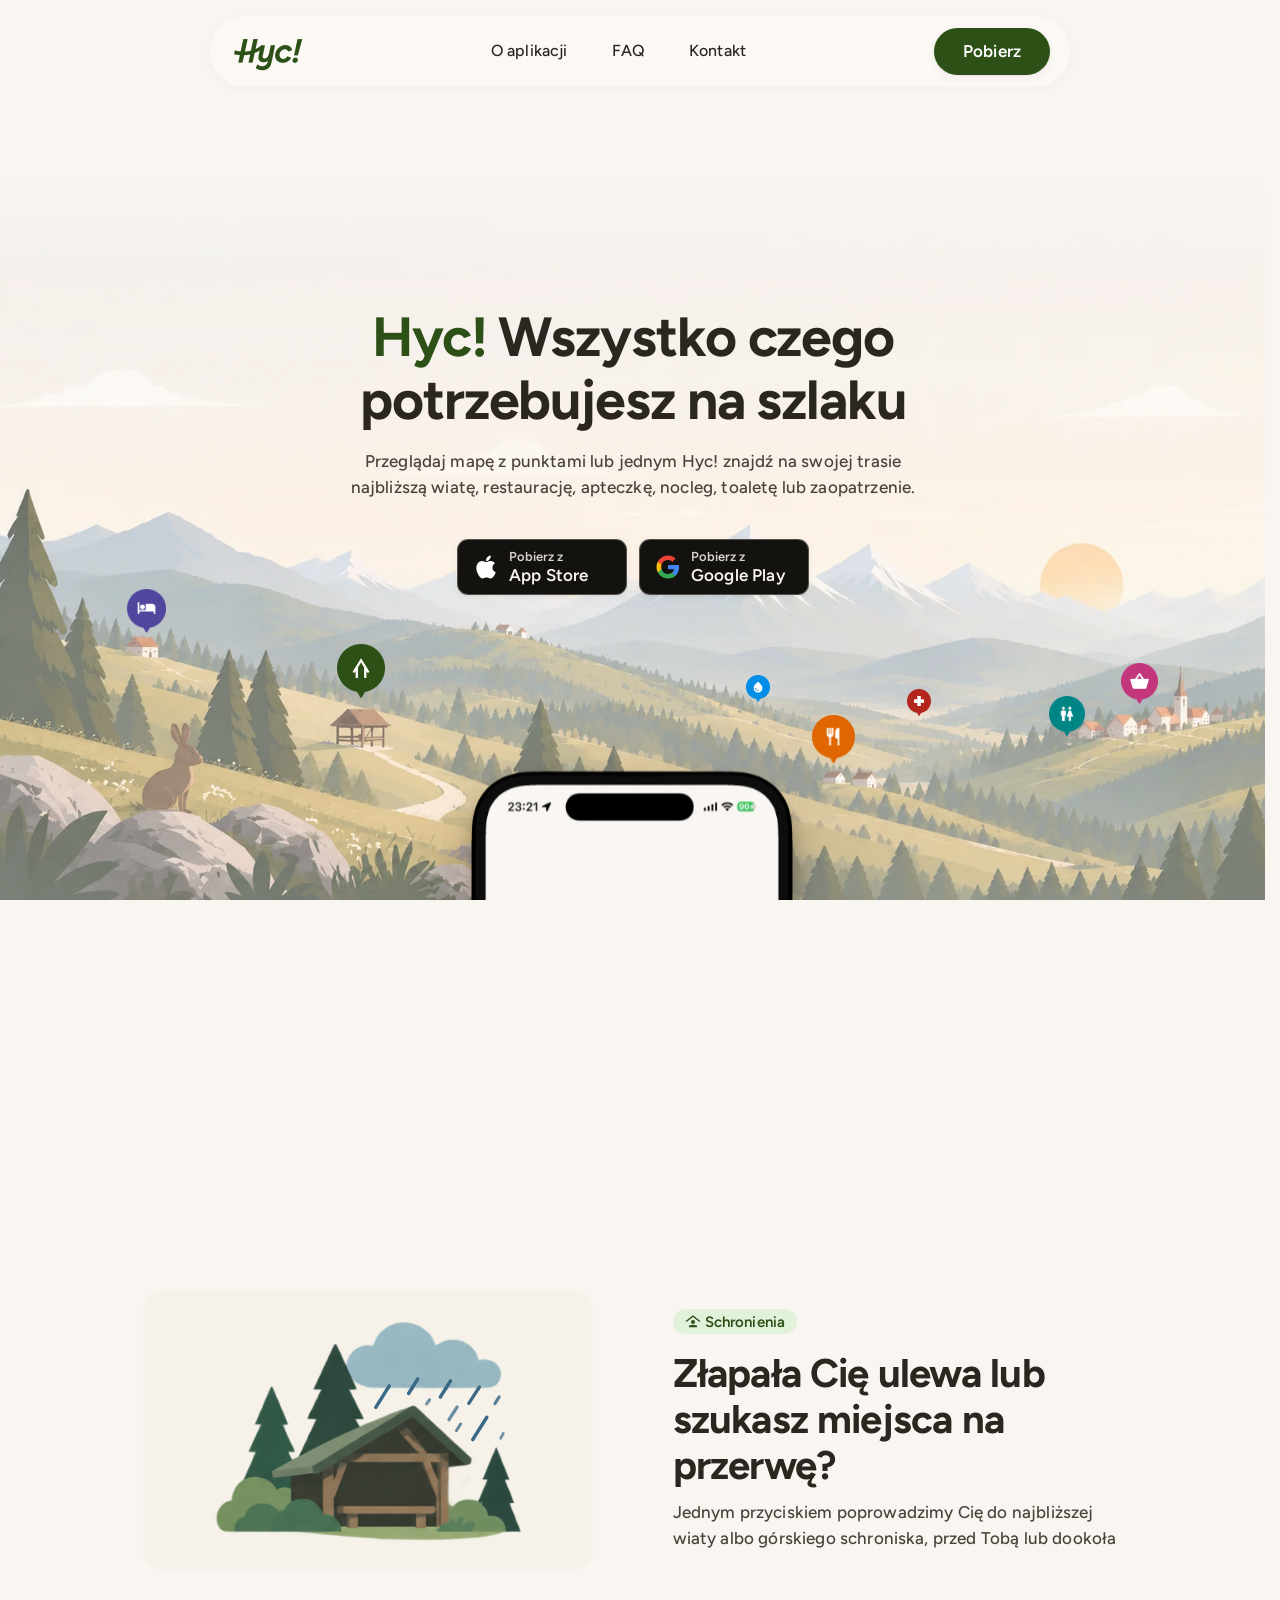
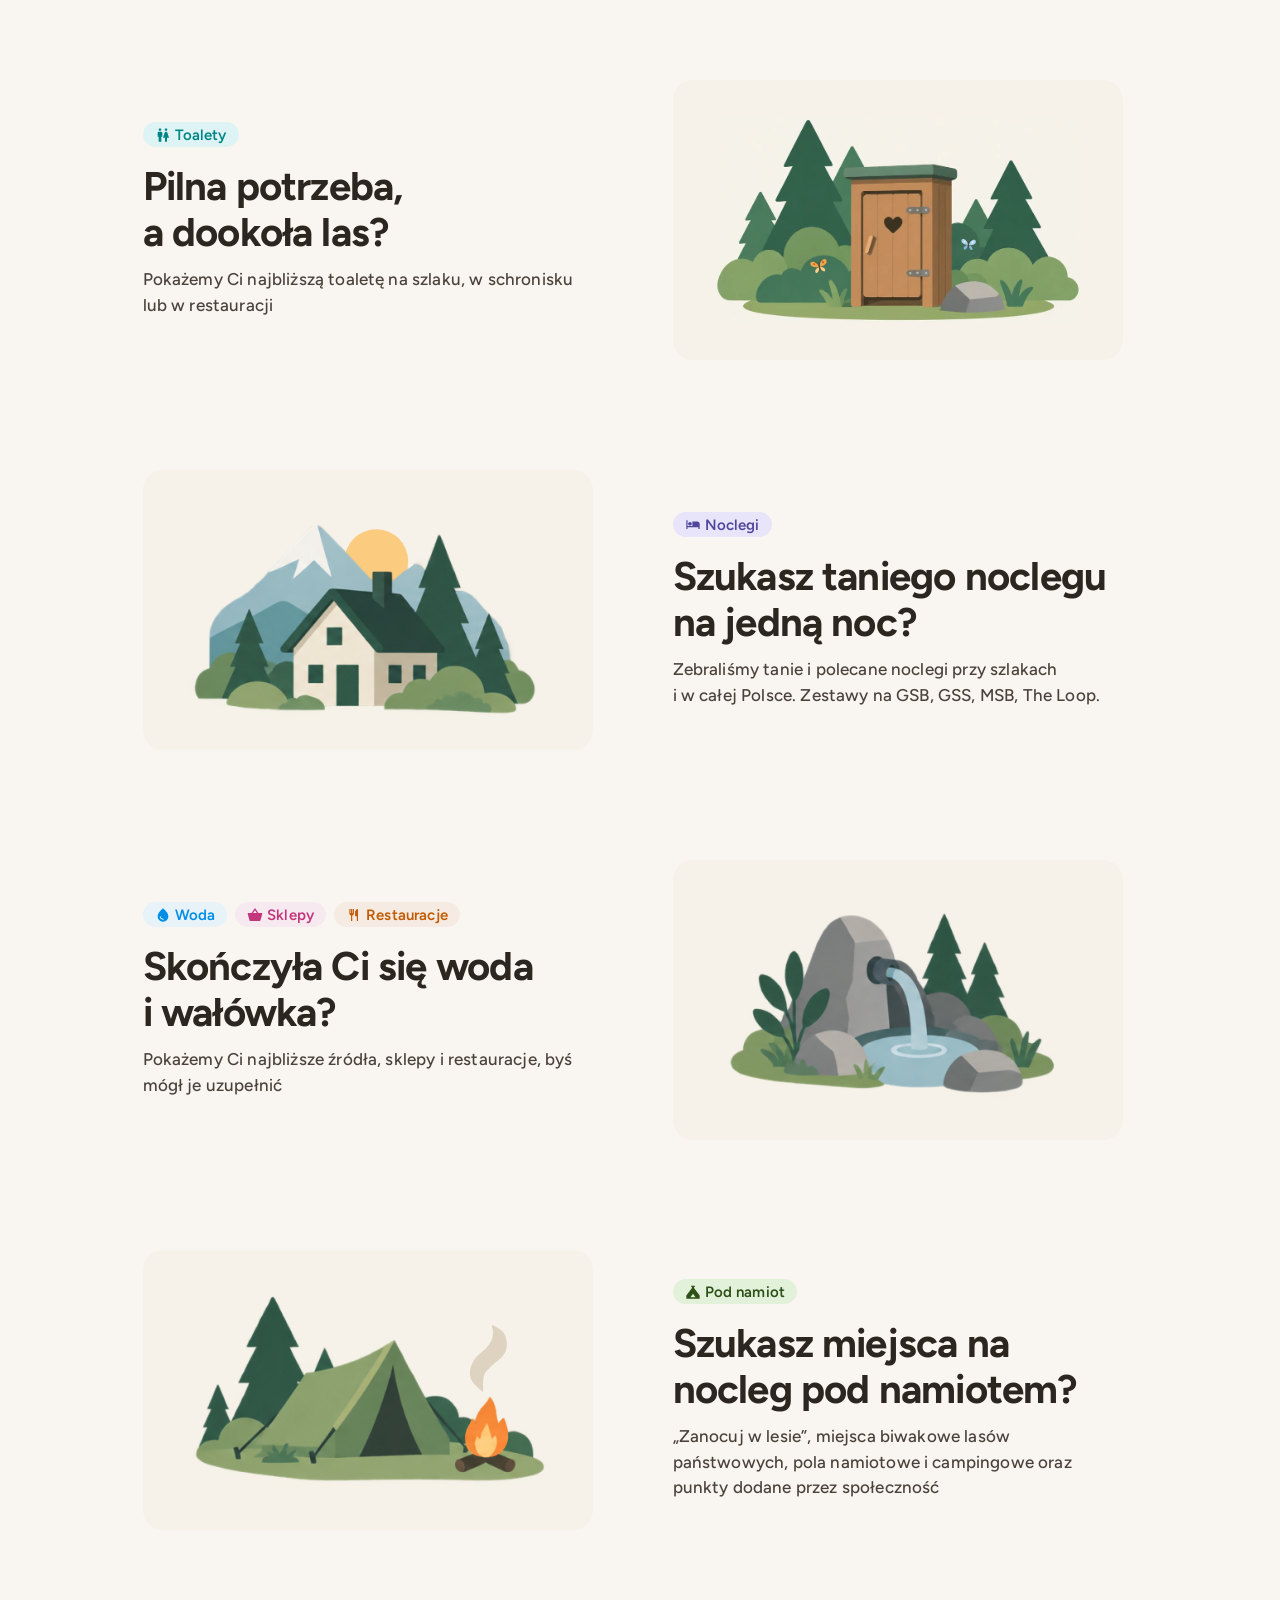
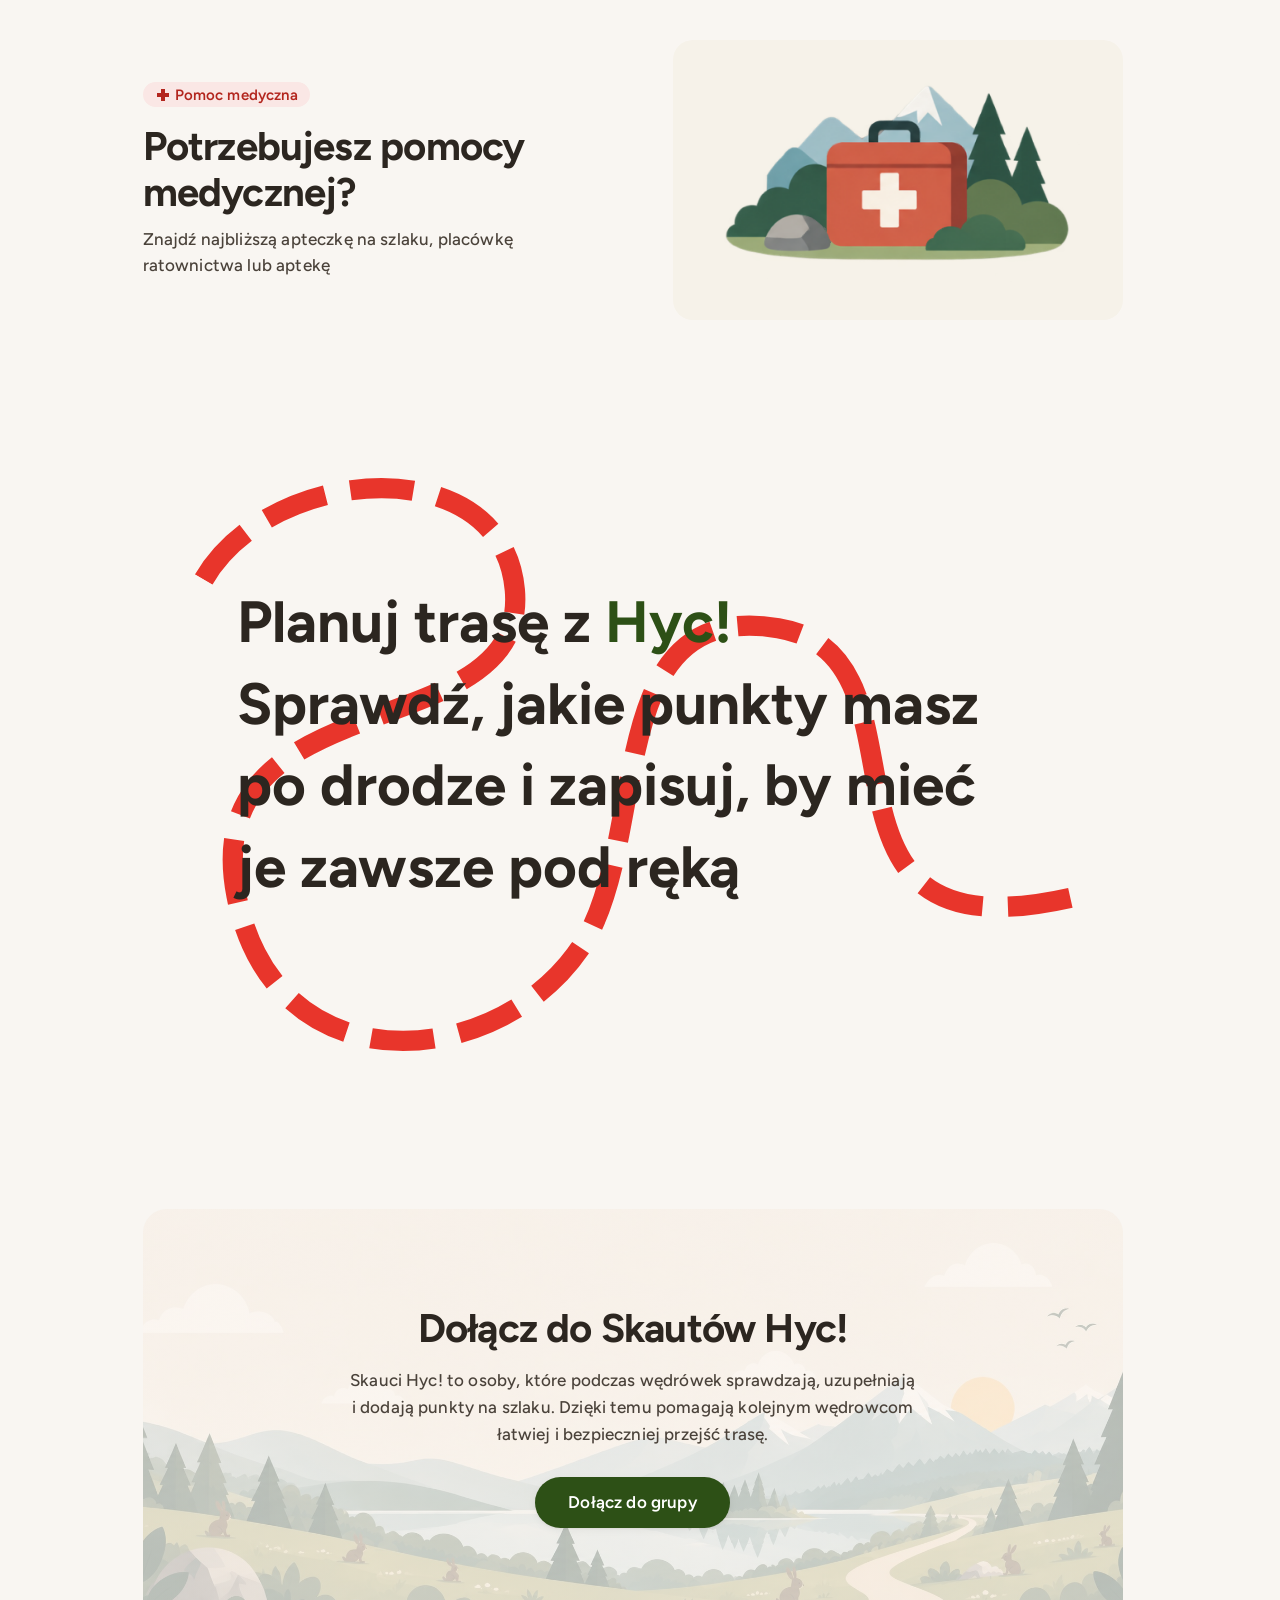
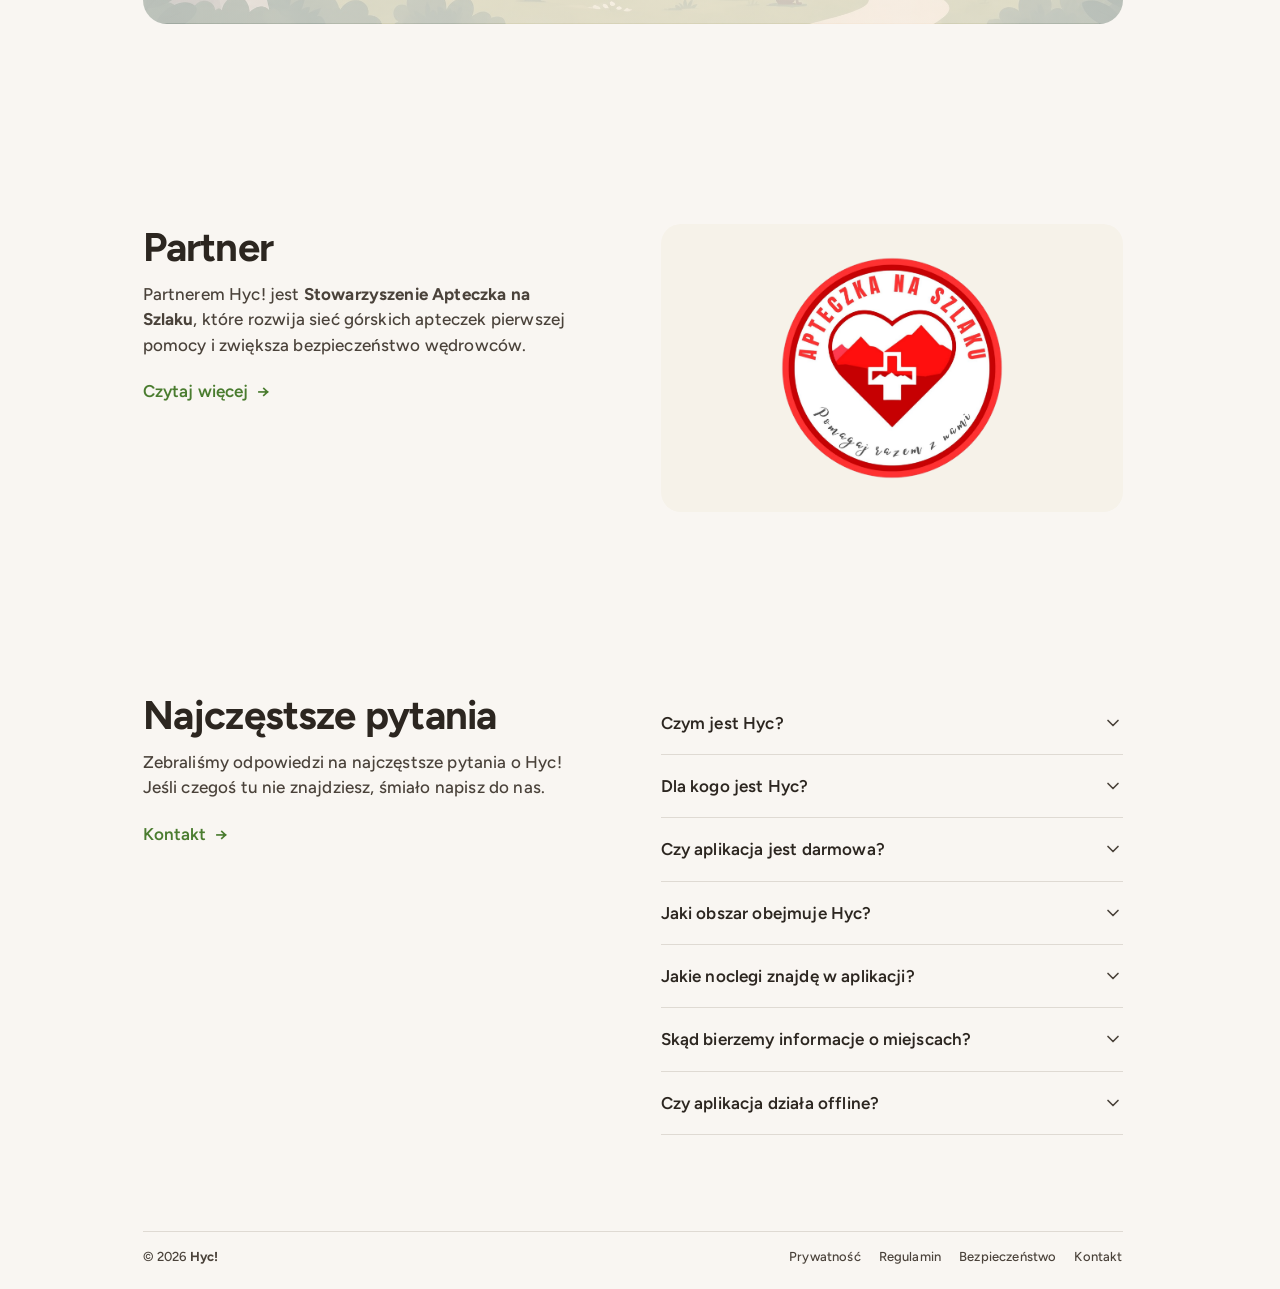
<file: index.html>
<!DOCTYPE html>
<html lang="pl">
<head>
  <meta charset="utf-8">
  <meta name="viewport" content="width=device-width, initial-scale=1">
  <meta name="tdm-reservation" content="1">
  <title>Hyc! Wszystko czego potrzebujesz na szlaku</title>
  <link rel="canonical" href="https://gethyc.com/">
  <meta name="description" content="Aplikacja na szlak: najbliższa wiata, schronisko, toaleta, woda, nocleg, restauracja, sklep lub apteczka jednym przyciskiem. Polska i 50 km w Czechach i na Słowacji.">
  <meta name="theme-color" content="#F0EBE0">
  <link rel="icon" href="favicon.svg" type="image/svg+xml">
  <!-- apple-touch-icon MUSI byc PNG — iOS nie czyta SVG i przy braku rastra
       robi wlasny zrzut strony jako ikone na ekranie glownym. -->
  <link rel="apple-touch-icon" sizes="180x180" href="assets/apple-touch-icon.png">

  <!-- Open Graph / social preview (podgląd linku na sociale) -->
  <meta property="og:type" content="website">
  <meta property="og:url" content="https://gethyc.com/">
  <meta property="og:site_name" content="Hyc!">
  <meta property="og:title" content="Hyc! Wszystko czego potrzebujesz na szlaku">
  <meta property="og:description" content="Najbliższa wiata, schronisko, toaleta, woda, nocleg, sklep, restauracja i apteczka na Twojej trasie. Pobierz Hyc! na iOS i Androida.">
  <meta property="og:image" content="https://gethyc.com/assets/og-image.jpg?v=20261119">
  <meta property="og:image:width" content="1200">
  <meta property="og:image:height" content="630">
  <meta property="og:locale" content="pl_PL">
  <meta name="twitter:card" content="summary_large_image">
  <meta name="twitter:title" content="Hyc! Wszystko czego potrzebujesz na szlaku">
  <meta name="twitter:description" content="Najbliższa wiata, schronisko, toaleta, woda, nocleg, sklep, restauracja i apteczka na Twojej trasie. Pobierz Hyc! na iOS i Androida.">
  <meta name="twitter:image" content="https://gethyc.com/assets/og-image.jpg?v=20261119">

  <!-- Site name and brand for Google results (developers.google.com/search/docs/appearance/site-names).
       No SoftwareApplication: its rich result needs real ratings, and we have none yet. -->
  <script type="application/ld+json">
  {
    "@context": "https://schema.org",
    "@graph": [
      {
        "@type": "WebSite",
        "@id": "https://gethyc.com/#website",
        "name": "Hyc!",
        "alternateName": ["Hyc", "Hyc! Mapy dla wędrowców"],
        "url": "https://gethyc.com/",
        "inLanguage": "pl-PL",
        "publisher": { "@id": "https://gethyc.com/#organization" }
      },
      {
        "@type": "Organization",
        "@id": "https://gethyc.com/#organization",
        "name": "Hyc!",
        "url": "https://gethyc.com/",
        "logo": "https://gethyc.com/assets/logo.png",
        "email": "hyc.kontakt@gmail.com",
        "sameAs": [
          "https://www.instagram.com/hyc.app/",
          "https://www.facebook.com/profile.php?id=61595795200148",
          "https://www.tiktok.com/@hyc.app"
        ]
      }
    ]
  }
  </script>

  <link rel="preload" href="assets/fonts/Figtree-Variable.woff2" as="font" type="font/woff2" crossorigin>
  <link rel="preload" as="image" type="image/webp"
        imagesrcset="assets/hero/hero-bg-1200.webp?v=8 1200w, assets/hero/hero-bg-1800.webp?v=8 1800w, assets/hero/hero-bg-2560.webp?v=8 2560w, assets/hero/hero-bg-3840.webp?v=8 3840w"
        imagesizes="((max-width: 899px) or (max-aspect-ratio: 13/10)) 170vw, 100vw">
  <!-- ?v= na CSS i JS jest obowiązkowe — podbij przy każdym wydaniu. Strona
       stoi na GitHub Pages, które ignorują plik `_headers` (format Netlify/
       Cloudflare Pages) i serwują wszystko z Cache-Control: max-age=600. Bez
       wersji w URL-u przeglądarka po deployu potrafi skleić nowy index.html
       ze starym styles.css. Wersja w URL-u wymusza świeże pobranie, bo to
       inny zasób. -->
  <link rel="stylesheet" href="styles.css?v=20261120">
</head>
<body class="page-home">
  <!-- Górny pasek: strona ma sekcje pod hero (O aplikacji, FAQ, Kontakt)
       i potrzebuje stałej nawigacji do nich. Logo stoi tu, nie w hero. -->
  <header class="topbar hero-intro">
    <div class="topbar-inner">
      <a href="#top" class="topbar-logo" aria-label="Hyc!, strona główna">
        <img src="assets/logo-69.png?v=2" srcset="assets/logo-69.png?v=2 1x, assets/logo-138.png?v=2 2x, assets/logo-207.png?v=2 3x" alt="Hyc!" width="69" height="32">
      </a>

      <nav class="topbar-nav" aria-label="Główna nawigacja">
        <a href="o-aplikacji.html">O aplikacji</a>
        <a href="#faq">FAQ</a>
        <a href="kontakt.html">Kontakt</a>
      </nav>

      <!-- Hamburger — bez niego linki na <768px nie miały żadnego sposobu
           otwarcia (display:none bez przełącznika). Trzecie dziecko obok
           logo/CTA na mobile (nav chowa się, patrz styles.css). -->
      <button type="button" class="topbar-burger" aria-expanded="false" aria-controls="mobile-nav" aria-label="Otwórz menu">
        <svg class="icon-menu" viewBox="0 0 24 24" width="24" height="24" aria-hidden="true"><path fill="currentColor" d="M2.797 18.293V16.018H21.203V18.293ZM2.797 13.138V10.862H21.203V13.138ZM2.797 7.982V5.707H21.203V7.982Z"/></svg>
        <svg class="icon-close" viewBox="0 0 24 24" width="24" height="24" aria-hidden="true"><path fill="currentColor" d="M6.4 19.191L4.809 17.6L10.409 12.0L4.809 6.4L6.4 4.809L12.0 10.409L17.6 4.809L19.191 6.4L13.591 12.0L19.191 17.6L17.6 19.191L12.0 13.591Z"/></svg>
      </button>

      <!-- Link na osobną stronę pobierania, nie bezpośrednio do sklepu. -->
      <a class="store-btn store-btn--primary store-btn--nav" href="pobierz.html" data-goatcounter-click="index-menu-pobierz">Pobierz</a>
    </div>
    <div class="nav-backdrop" aria-hidden="true"></div>
    <nav class="topbar-nav-mobile" id="mobile-nav" aria-label="Główna nawigacja (mobile)" hidden>
      <a href="o-aplikacji.html"><span>O aplikacji</span><svg class="nav-arrow" viewBox="0 0 24 24" width="20" height="20" fill="none" stroke="currentColor" stroke-width="2" stroke-linecap="round" stroke-linejoin="round" aria-hidden="true"><path d="M5 12h14"/><path d="m12 5 7 7-7 7"/></svg></a>
      <a href="#faq"><span>FAQ</span><svg class="nav-arrow" viewBox="0 0 24 24" width="20" height="20" fill="none" stroke="currentColor" stroke-width="2" stroke-linecap="round" stroke-linejoin="round" aria-hidden="true"><path d="M5 12h14"/><path d="m12 5 7 7-7 7"/></svg></a>
      <a href="kontakt.html"><span>Kontakt</span><svg class="nav-arrow" viewBox="0 0 24 24" width="20" height="20" fill="none" stroke="currentColor" stroke-width="2" stroke-linecap="round" stroke-linejoin="round" aria-hidden="true"><path d="M5 12h14"/><path d="m12 5 7 7-7 7"/></svg></a>
      <a href="pobierz.html" data-goatcounter-click="index-menu-pobierz"><span>Pobierz</span><svg class="nav-arrow" viewBox="0 0 24 24" width="20" height="20" fill="none" stroke="currentColor" stroke-width="2" stroke-linecap="round" stroke-linejoin="round" aria-hidden="true"><path d="M5 12h14"/><path d="m12 5 7 7-7 7"/></svg></a>
    </nav>
  </header>

  <div class="wrap">

    <main>
      <!-- Hero: scena przypięta (sticky) na czas pierwszego scrolla. Pierwszy
           ruch w dół dokłada .is-pinned (main.js), a cała animacja (tekst i
           piny odjeżdżają, tło blednie, telefon wjeżdża i rośnie) to przejście
           czasowe w CSS.
           Bez JS albo przy „ogranicz ruch" zostaje statyczny układ: tło z
           tekstem, telefon pod spodem.
           Tło, piny i tekst to jedna kompozycja 16:9 skalowana jak `cover`
           (patrz .hero-scene w styles.css), żeby piny zawsze stały nad swoimi
           domkami niezależnie od proporcji okna. -->
      <section class="hero hero-intro" id="top" aria-label="Hyc!">
        <div class="hero-stage">
          <div class="hero-bg" aria-hidden="true">
            <div class="hero-scene">
              <img class="hero-img"
                   src="assets/hero/hero-bg-1800.webp?v=8"
                   srcset="assets/hero/hero-bg-1200.webp?v=8 1200w, assets/hero/hero-bg-1800.webp?v=8 1800w, assets/hero/hero-bg-2560.webp?v=8 2560w, assets/hero/hero-bg-3840.webp?v=8 3840w"
                   sizes="((max-width: 899px) or (max-aspect-ratio: 13/10)) 170vw, 100vw"
                   width="3840" height="2160" alt="" fetchpriority="high">
              <!-- Pozycje i szerokości pinów w % kadru 1670x942 z makiety Figmy
                   (x/1670, y/942, w/1670); --i to kolejność wejścia od lewej. -->
              <div class="hero-pins">
                <span class="pin pin--nocleg" style="--x:10.12%;--y:55.65%;--w:3.71%;--i:0"><img src="assets/hero/pin-nocleg.webp?v=3" alt="" width="176" height="212"></span>
                <span class="pin pin--wiata" style="--x:26.59%;--y:63.31%;--w:4.37%;--i:1"><img src="assets/hero/pin-wiata.webp?v=3" alt="" width="176" height="212"></span>
                <span class="pin pin--jedzenie" style="--x:64.0%;--y:74.55%;--w:3.3%;--i:2"><img src="assets/hero/pin-jedzenie.webp?v=3" alt="" width="176" height="212"></span>
                <span class="pin pin--woda" style="--x:58.58%;--y:67.84%;--w:2.4%;--i:3"><img src="assets/hero/pin-woda.webp?v=3" alt="" width="176" height="212"></span>
                <span class="pin pin--toaleta" style="--x:82.05%;--y:70%;--w:3.7%;--i:4"><img src="assets/hero/pin-toaleta.webp?v=1" alt="" width="176" height="212"></span>
                <span class="pin pin--apteczka" style="--x:71.13%;--y:69.8%;--w:2.4%;--i:5"><img src="assets/hero/pin-apteczka.webp?v=3" alt="" width="176" height="212"></span>
                <span class="pin pin--sklep" style="--x:88.13%;--y:67.02%;--w:2.95%;--i:6"><img src="assets/hero/pin-sklep.webp?v=3" alt="" width="176" height="212"></span>
              </div>
            </div>
          </div>

          <div class="hero-copy">
            <h1><span class="accent">Hyc!</span> Wszystko czego <br class="hero-br">potrzebujesz na&nbsp;szlaku</h1>
            <p class="hero-tags">Przeglądaj mapę z punktami lub jednym Hyc! znajdź na swojej trasie najbliższą wiatę, restaurację, apteczkę, nocleg, toaletę lub zaopatrzenie.</p>

            <div class="stores" id="stores">
              <a class="store-btn store-btn--dark store-btn--compact" id="btn-ios-open" href="https://apps.apple.com/pl/app/hyc-mapy-dla-w%C4%99drowc%C3%B3w/id6793204849" rel="noopener" data-goatcounter-click="index-appstore">
                <img src="assets/apple.svg" alt="">
                <span class="label"><small>Pobierz z</small><strong>App Store</strong></span>
              </a>

              <a class="store-btn store-btn--dark store-btn--compact" id="btn-android-open" href="https://play.google.com/store/apps/details?hl=pl&amp;id=pl.hycdobudy.hyc_do_budy" rel="noopener" data-goatcounter-click="index-play">
                <img src="assets/google.svg" alt="">
                <span class="label"><small>Pobierz z</small><strong>Google Play</strong></span>
              </a>
            </div>
          </div>

          <!-- Telefon: render z Rotato rozłożony na dwie warstwy. Pod spodem
               wideo pełnej klatki bez przezroczystości (ekran wycina clip-path
               w CSS), na wierzchu nieruchoma ramka telefonu jako obraz z alfą i
               dziurą na ekran. Obie warstwy mają to samo pudełko, więc przy
               skalowaniu rozchodzą się najwyżej o około 0,6 px urządzenia, a tego
               nie widać, bo dziura w ramce zachodzi 3 px na bezel. Bez kanału alfa plik jest dużo
               mniejszy przy tej samej jakości. Safari/iOS bierze
               HEVC (.mov), typ „video/quicktime" omija Chrome i Firefoksa, które
               biorą AV1. VP9 (.webm) to zapas dla przeglądarek bez obu
               kodeków. main.js odpala wideo, gdy telefon jest widoczny w 70%,
               i pauzuje, gdy znika z ekranu. Brak `autoplay` jest celowy, start
               należy do main.js. Przepis: README.md, sekcja o wideo telefonu. -->
          <div class="hero-phone" role="img" aria-label="Ekran aplikacji Hyc!: trasa do najbliższej bacówki">
            <video class="phone-video" poster="assets/hero/screen-poster.webp?v=2" muted playsinline preload="metadata">
              <source src="assets/hero/screen.mov?v=2" type='video/quicktime; codecs="hvc1"'>
              <source src="assets/hero/screen.mp4?v=2" type='video/mp4; codecs="av01.0.08M.08"'>
              <source src="assets/hero/screen.webm?v=2" type='video/webm; codecs="vp9"'>
            </video>
            <img class="phone-frame" src="assets/hero/phone-frame.webp?v=2" alt="" width="824" height="1672">
          </div>

          <!-- QR do sklepów: osobny element obok telefonu, bo .hero-phone ma
               role="img" i ukrywa dzieci przed czytnikami ekranu. Kod prowadzi
               na stały adres pobierz.html?qr=1, nie do sklepu, więc po
               publikacji wystarczy edycja config.js. Ukryty, dopóki w
               config.js nie ma appStore ani playStore, a obrazek dostaje src
               dopiero na desktopie z myszą, żeby telefon go nie pobierał (main.js).
               Plik generuje scripts/landing/make_qr.py. -->
          <div class="qr-card hero-qr" hidden>
            <p>Zeskanuj i pobierz</p>
            <img data-src="assets/qr-pobierz.svg" alt="Kod QR prowadzący do pobrania aplikacji Hyc!" width="180" height="180">
          </div>
        </div>
      </section>

      <!-- Grafika w karcie + nagłówek/bullety obok, kolory/fonty własne. -->
      <section class="feature-list" id="about" aria-labelledby="about-title">
        <h2 class="visually-hidden" id="about-title">Co znajdziesz w&nbsp;aplikacji Hyc!</h2>
        <!-- 7 bulletów, każdy z własną grafiką (assets/feature/feature-1..6.png,
             kolejność 1:1 z
             kolejnością bulletów góra-dół) i własnym tekstem (pytanie +
             odpowiedź). Grafika to SVG: PNG jako podstawa plus warstwy ruchu
             (.art-*, styles.css). Kadr spoczynkowy = obrazek bez ruchu. -->
        <div class="feature-row">
          <svg class="feature-media feature-art" viewBox="0 0 440 280" width="440" height="280" aria-hidden="true" focusable="false">
            <clipPath id="art-pod-chmura"><rect y="62" width="440" height="218"/></clipPath>
            <g clip-path="url(#art-pod-chmura)" fill="none" stroke="#3a6a88" stroke-linecap="round">
              <path class="art-kropla" stroke-width="4.2" d="M280 78.4L269 96"/>
              <path class="art-kropla" stroke-width="4.2" d="M319.6 80.7L307.3 100.2"/>
              <path class="art-kropla" stroke-width="4.2" d="M245.6 86.7L229.4 112.7"/>
              <path class="art-kropla" stroke-width="4.0" d="M354.3 88.2L341.7 107.8"/>
              <path class="art-kropla" stroke-width="3.8" stroke-opacity="0.85" d="M378.3 100.1L373.2 108.1"/>
              <path class="art-kropla" stroke-width="3.8" stroke-opacity="0.7" d="M294.3 103.5L290.7 108.5"/>
              <path class="art-kropla" stroke-width="4.0" stroke-opacity="0.75" d="M327.5 112.3L317.7 127.5"/>
              <path class="art-kropla" stroke-width="4.2" d="M363.4 124.6L346.4 151.6"/>
              <path class="art-kropla" stroke-width="3.4" stroke-opacity="0.8" d="M331.8 132.8L326.6 140.8"/>
              <path class="art-kropla" stroke-width="3.4" stroke-opacity="0.7" d="M383.3 144.1L380.1 150.1"/>
              <g class="art-ulewa" stroke-width="4.0">
                <path d="M300 38l-12 19"/>
                <path d="M352 38l-12 19"/>
                <path d="M258 38l-12 19"/>
                <path d="M330 38l-12 19"/>
                <path d="M276 38l-12 19"/>
                <path d="M378 38l-12 19"/>
                <path d="M250 38l-12 19"/>
                <path d="M312 38l-12 19"/>
                <path d="M366 38l-12 19"/>
                <path d="M288 38l-12 19"/>
                <path d="M342 38l-12 19"/>
                <path d="M236 38l-12 19"/>
              </g>
            </g>
            <image class="art-chmura" href="assets/feature/feature-1-chmura.png" x="190" y="6" width="193" height="93"/>
            <path class="art-czubki" fill="none" stroke="#3a6a88" stroke-width="4.2" stroke-linecap="round" d="M280 78.4L272.6 90.2M319.6 80.7L313.6 90.2M245.6 86.7L243.6 90M354.3 88.2L353 90.2"/>
            <image href="assets/feature/feature-1-tlo.png" width="440" height="280"/>
          </svg>
          <div class="feature-copy">
            <div class="feature-tags">
              <span class="feature-tag feature-tag--schronienia"><svg viewBox="0 0 24 24" aria-hidden="true"><path d="M23 10.4004L21.7998 12L12 4.52539L2.2002 12L1 10.4004L12 2L23 10.4004Z"/><circle cx="12" cy="12" r="3"/><path d="M18 20H6V17.5C6 17.5 8.5 16 12 16C15.5 16 18 17.5 18 17.5V20Z"/></svg><span class="feature-tag-label">Schronienia</span></span>
            </div>
            <h3>Złapała Cię ulewa lub szukasz miejsca na przerwę?</h3>
            <p>Jednym przyciskiem poprowadzimy Cię do najbliższej wiaty albo górskiego schroniska, przed&nbsp;Tobą lub dookoła</p>
          </div>
        </div>

        <div class="feature-row feature-row--reverse">
          <svg class="feature-media feature-art" viewBox="0 0 440 280" width="440" height="280" aria-hidden="true" focusable="false">
            <image href="assets/feature/feature-toalety-tlo.webp?v=3" x="0" y="17.2" width="440" height="245.6"/>
            <!-- Dwa motyle siedzą na krzakach, w ruchu robią po jednej nieregularnej rundzie i wracają na swoje miejsce. -->
            <g transform="translate(305 169.8)"><g class="art-wc-lot--3"><g class="art-wc-fala--3"><g transform="rotate(4) scale(1.05)"><g class="art-wc-trzep--3"><g class="art-wc-skladanie--3"><path d="M-0.4 -0.3C-1.8 -5.6 -7.6 -8 -8.3 -4.4C-8.8 -1.6 -5.2 0.6 -0.4 0.4ZM0.4-0.3C1.8-5.6 7.6-8 8.3-4.4C8.8-1.6 5.2 0.6 0.4 0.4Z" fill="#a9d0ec"/><path d="M-0.4 0.8C-3.4 0.9 -5.8 3.4 -4.9 5.4C-4 7 -1.4 5 -0.4 1.8ZM0.4 0.8C3.4 0.9 5.8 3.4 4.9 5.4C4 7 1.4 5 0.4 1.8Z" fill="#7fb4de"/><circle cx="-4.6" cy="-3.3" r="0.95" fill="#ffffff"/><circle cx="4.6" cy="-3.3" r="0.95" fill="#ffffff"/></g></g><rect x="-0.7" y="-3.2" width="1.4" height="7.4" rx="0.7" fill="#5b4632"/><path d="M-0.4 -3C-0.9 -4.6 -1.9 -5.4 -2.8 -5.6M0.4 -3C0.9 -4.6 1.9 -5.4 2.8 -5.6" fill="none" stroke="#5b4632" stroke-width="0.45" stroke-linecap="round"/></g></g></g></g>
            <g transform="translate(125 196)"><g class="art-wc-lot--1"><g class="art-wc-fala--1"><g transform="rotate(-12) scale(1.2)"><g class="art-wc-trzep--1"><g class="art-wc-skladanie--1"><path d="M-0.4 -0.3C-1.8 -5.6 -7.6 -8 -8.3 -4.4C-8.8 -1.6 -5.2 0.6 -0.4 0.4ZM0.4-0.3C1.8-5.6 7.6-8 8.3-4.4C8.8-1.6 5.2 0.6 0.4 0.4Z" fill="#f2a24a"/><path d="M-0.4 0.8C-3.4 0.9 -5.8 3.4 -4.9 5.4C-4 7 -1.4 5 -0.4 1.8ZM0.4 0.8C3.4 0.9 5.8 3.4 4.9 5.4C4 7 1.4 5 0.4 1.8Z" fill="#f9cf86"/><circle cx="-4.6" cy="-3.3" r="0.95" fill="#b9611f"/><circle cx="4.6" cy="-3.3" r="0.95" fill="#b9611f"/></g></g><rect x="-0.7" y="-3.2" width="1.4" height="7.4" rx="0.7" fill="#5b4632"/><path d="M-0.4 -3C-0.9 -4.6 -1.9 -5.4 -2.8 -5.6M0.4 -3C0.9 -4.6 1.9 -5.4 2.8 -5.6" fill="none" stroke="#5b4632" stroke-width="0.45" stroke-linecap="round"/></g></g></g></g>
          </svg>
          <div class="feature-copy">
            <div class="feature-tags">
              <span class="feature-tag feature-tag--toalety"><svg viewBox="0 0 24 24" aria-hidden="true"><path d="M5.5,22V14.5H4V9Q4,8.18,4.59,7.59T6,7H9Q9.82,7,10.41,7.59T11,9V14.5H9.5V22H5.5ZM7.5,6Q6.67,6,6.09,5.41T5.5,4Q5.5,3.17,6.09,2.59T7.5,2Q8.32,2,8.91,2.59T9.5,4Q9.5,4.83,8.91,5.41T7.5,6ZM15,22V16H12L14.55,8.35Q14.75,7.7,15.29,7.35T16.5,7Q17.18,7,17.71,7.35T18.45,8.35L21,16H18V22H15ZM16.5,6Q15.68,6,15.09,5.41T14.5,4Q14.5,3.17,15.09,2.59T16.5,2Q17.32,2,17.91,2.59T18.5,4Q18.5,4.83,17.91,5.41T16.5,6Z"/></svg><span class="feature-tag-label">Toalety</span></span>
            </div>
            <h3>Pilna potrzeba, a&nbsp;dookoła las?</h3>
            <p>Pokażemy Ci najbliższą toaletę na&nbsp;szlaku, w&nbsp;schronisku lub w&nbsp;restauracji</p>
          </div>
        </div>

        <div class="feature-row">
          <svg class="feature-media feature-art" viewBox="0 0 440 280" width="440" height="280" aria-hidden="true" focusable="false">
            <g class="art-slonce">
              <circle cx="230" cy="81" r="38.5" fill="#fbcb80"/>
              <circle class="art-slonce-zar" cx="230" cy="81" r="38.5" fill="#ef7f3a" opacity="0"/>
            </g>
            <image href="assets/feature/feature-2-tlo.png" width="440" height="280"/>
          </svg>
          <div class="feature-copy">
            <div class="feature-tags">
              <span class="feature-tag feature-tag--noclegi"><svg viewBox="0 0 24 24" aria-hidden="true"><path fill-rule="evenodd" clip-rule="evenodd" d="M2 18V5H3.81818V13.6667H11.0909V6.73333H18.3636C19.3636 6.73333 20.2197 7.07278 20.9318 7.75167C21.6439 8.43056 22 9.24667 22 10.2V18H20.1818V15.4H3.81818V18H2ZM5.52273 12.0417C4.99242 11.5361 4.72727 10.9222 4.72727 10.2C4.72727 9.47778 4.99242 8.86389 5.52273 8.35833C6.05303 7.85278 6.69697 7.6 7.45455 7.6C8.21212 7.6 8.85606 7.85278 9.38636 8.35833C9.91667 8.86389 10.1818 9.47778 10.1818 10.2C10.1818 10.9222 9.91667 11.5361 9.38636 12.0417C8.85606 12.5472 8.21212 12.8 7.45455 12.8C6.69697 12.8 6.05303 12.5472 5.52273 12.0417Z"/></svg><span class="feature-tag-label">Noclegi</span></span>
            </div>
            <h3>Szukasz taniego noclegu na&nbsp;jedną noc?</h3>
            <p>Zebraliśmy tanie i&nbsp;polecane noclegi przy szlakach i&nbsp;w&nbsp;całej Polsce. Zestawy na GSB, GSS, MSB, The Loop.</p>
          </div>
        </div>

        <div class="feature-row feature-row--reverse">
          <svg class="feature-media feature-art" viewBox="0 0 440 280" width="440" height="280" aria-hidden="true" focusable="false">
            <image href="assets/feature/feature-3.png" width="440" height="280"/>
            <ellipse class="art-krag" cx="245" cy="200" rx="32" ry="8" fill="none" stroke="#f1f7f9" stroke-width="3" opacity="0"/>
            <ellipse class="art-krag art-krag--2" cx="245" cy="200" rx="32" ry="8" fill="none" stroke="#f1f7f9" stroke-width="3" opacity="0"/>
            <rect class="art-struga" x="240" y="122" width="5" height="24" rx="2.5" fill="#eef6f8" opacity="0"/>
            <rect class="art-struga art-struga--2" x="246" y="130" width="4" height="20" rx="2" fill="#eef6f8" opacity="0"/>
            <rect class="art-struga art-struga--3" x="237" y="136" width="4" height="18" rx="2" fill="#eef6f8" opacity="0"/>
            <circle class="art-bryzg" cx="240" cy="194" r="2.5" fill="#eef6f8" opacity="0"/>
            <circle class="art-bryzg art-bryzg--2" cx="250" cy="194" r="2.5" fill="#eef6f8" opacity="0"/>
            <circle class="art-bryzg art-bryzg--3" cx="245" cy="192" r="2" fill="#eef6f8" opacity="0"/>
          </svg>
          <div class="feature-copy">
            <div class="feature-tags">
              <span class="feature-tag feature-tag--woda"><svg viewBox="0 0 24 24" aria-hidden="true"><path fill-rule="evenodd" clip-rule="evenodd" d="M12.275 19C12.475 18.9833 12.6458 18.9042 12.7875 18.7625C12.9292 18.6208 13 18.45 13 18.25C13 18.0167 12.925 17.8292 12.775 17.6875C12.625 17.5458 12.4333 17.4833 12.2 17.5C11.5167 17.55 10.7917 17.3625 10.025 16.9375C9.25833 16.5125 8.775 15.7417 8.575 14.625C8.54167 14.4417 8.45417 14.2917 8.3125 14.175C8.17083 14.0583 8.00833 14 7.825 14C7.59167 14 7.4 14.0875 7.25 14.2625C7.1 14.4375 7.05 14.6417 7.1 14.875C7.38333 16.3917 8.05 17.475 9.1 18.125C10.15 18.775 11.2083 19.0667 12.275 19ZM6.2875 19.65C4.7625 18.0833 4 16.1333 4 13.8C4 12.1333 4.6625 10.3208 5.9875 8.3625C7.3125 6.40417 9.31667 4.28333 12 2C14.6833 4.28333 16.6875 6.40417 18.0125 8.3625C19.3375 10.3208 20 12.1333 20 13.8C20 16.1333 19.2375 18.0833 17.7125 19.65C16.1875 21.2167 14.2833 22 12 22C9.71667 22 7.8125 21.2167 6.2875 19.65Z"/></svg><span class="feature-tag-label">Woda</span></span>
              <span class="feature-tag feature-tag--sklepy"><svg viewBox="0 0 24 24" aria-hidden="true"><path fill-rule="evenodd" clip-rule="evenodd" d="M11.9749 2C12.1416 2 12.3005 2.04167 12.4505 2.125C12.6003 2.20831 12.7168 2.31697 12.8001 2.4502L17.2005 9H22.0003C22.3335 9.00007 22.5958 9.1338 22.7874 9.40039C22.979 9.667 23.0338 9.9588 22.9505 10.2754L20.3997 19.5254C20.2664 19.9585 20.025 20.313 19.6751 20.5879C19.3251 20.8628 18.9249 21 18.4749 21H5.52472C5.07505 20.9999 4.6753 20.8626 4.3255 20.5879C3.97558 20.313 3.73327 19.9586 3.59991 19.5254L1.05011 10.2754C0.966816 9.95889 1.02079 9.66695 1.21222 9.40039C1.40388 9.13372 1.66697 9 2.0003 9H6.7503L11.1497 2.4502C11.233 2.31686 11.3503 2.20833 11.5003 2.125C11.6502 2.04176 11.8084 2.00002 11.9749 2ZM9.17511 9H14.8001L11.9749 4.7998L9.17511 9Z"/></svg><span class="feature-tag-label">Sklepy</span></span>
              <span class="feature-tag feature-tag--restauracje"><svg viewBox="0 0 24 24" aria-hidden="true"><path d="M7.6 21V12.765C6.86333 12.555 6.24583 12.135 5.7475 11.505C5.24917 10.875 5 10.14 5 9.3V3H6.73333V9.3H7.6V3H9.33333V9.3H10.2V3H11.9333V9.3C11.9333 10.14 11.6842 10.875 11.1858 11.505C10.6875 12.135 10.07 12.555 9.33333 12.765V21H7.6ZM16.2667 21V13.8H13.6667V7.5C13.6667 6.255 14.0892 5.19375 14.9342 4.31625C15.7792 3.43875 16.8011 3 18 3V21H16.2667Z"/></svg><span class="feature-tag-label">Restauracje</span></span>
            </div>
            <h3>Skończyła Ci się woda i&nbsp;wałówka?</h3>
            <p>Pokażemy Ci najbliższe źródła, sklepy i&nbsp;restauracje, byś mógł je uzupełnić</p>
          </div>
        </div>

        <div class="feature-row">
          <svg class="feature-media feature-art" viewBox="0 0 440 280" width="440" height="280" aria-hidden="true" focusable="false">
            <image href="assets/feature/feature-4-tlo.png" width="440" height="280"/>
            <path class="art-dym" d="M370.0 62.0C368.0 62.0 371.2 67.0 371.0 70.0C370.8 73.0 370.5 76.7 369.0 80.0C367.5 83.3 365.0 86.7 362.0 90.0C359.0 93.3 353.8 96.7 351.0 100.0C348.2 103.3 346.3 106.7 345.0 110.0C343.7 113.3 342.8 116.7 343.0 120.0C343.2 123.3 343.8 126.7 346.0 130.0C348.2 133.3 354.0 138.0 356.0 140.0C358.0 142.0 357.5 142.0 358.0 142.0C358.5 142.0 358.8 142.0 359.0 140.0C359.2 138.0 358.7 133.3 359.0 130.0C359.3 126.7 359.2 123.3 361.0 120.0C362.8 116.7 366.5 113.3 370.0 110.0C373.5 106.7 379.2 103.3 382.0 100.0C384.8 96.7 386.2 93.3 387.0 90.0C387.8 86.7 387.7 83.3 387.0 80.0C386.3 76.7 385.8 73.0 383.0 70.0C380.2 67.0 372.0 62.0 370.0 62.0Z" fill="#ddd3c0">
              <animate attributeName="d" begin="indefinite" dur="4.8s" values="M370.0 62.0C368.0 62.0 371.2 67.0 371.0 70.0C370.8 73.0 370.5 76.7 369.0 80.0C367.5 83.3 365.0 86.7 362.0 90.0C359.0 93.3 353.8 96.7 351.0 100.0C348.2 103.3 346.3 106.7 345.0 110.0C343.7 113.3 342.8 116.7 343.0 120.0C343.2 123.3 343.8 126.7 346.0 130.0C348.2 133.3 354.0 138.0 356.0 140.0C358.0 142.0 357.5 142.0 358.0 142.0C358.5 142.0 358.8 142.0 359.0 140.0C359.2 138.0 358.7 133.3 359.0 130.0C359.3 126.7 359.2 123.3 361.0 120.0C362.8 116.7 366.5 113.3 370.0 110.0C373.5 106.7 379.2 103.3 382.0 100.0C384.8 96.7 386.2 93.3 387.0 90.0C387.8 86.7 387.7 83.3 387.0 80.0C386.3 76.7 385.8 73.0 383.0 70.0C380.2 67.0 372.0 62.0 370.0 62.0Z;M372.2 62.0C370.2 62.0 374.0 67.0 373.6 70.0C373.2 73.0 372.1 76.7 369.9 80.0C367.8 83.3 364.3 86.7 360.9 90.0C357.4 93.3 352.1 96.7 349.3 100.0C346.5 103.3 345.3 106.7 344.3 110.0C343.3 113.3 343.1 116.7 343.5 120.0C343.9 123.3 344.5 126.7 346.6 130.0C348.7 133.3 354.2 138.0 356.1 140.0C358.0 142.0 357.5 142.0 358.0 142.0C358.5 142.0 358.8 142.0 359.1 140.0C359.4 138.0 359.2 133.3 359.6 130.0C360.0 126.7 359.9 123.3 361.5 120.0C363.1 116.7 366.2 113.3 369.3 110.0C372.5 106.7 377.5 103.3 380.3 100.0C383.1 96.7 384.6 93.3 385.9 90.0C387.1 86.7 388.0 83.3 387.9 80.0C387.9 76.7 388.2 73.0 385.6 70.0C383.0 67.0 374.2 62.0 372.2 62.0Z;M374.1 62.0C372.1 62.0 374.1 67.0 373.0 70.0C371.9 73.0 369.7 76.7 367.4 80.0C365.1 83.3 362.0 86.7 359.0 90.0C356.0 93.3 351.7 96.7 349.5 100.0C347.3 103.3 346.6 106.7 345.7 110.0C344.9 113.3 344.3 116.7 344.5 120.0C344.6 123.3 344.7 126.7 346.6 130.0C348.5 133.3 354.0 138.0 355.9 140.0C357.8 142.0 357.5 142.0 358.0 142.0C358.5 142.0 358.7 142.0 358.9 140.0C359.2 138.0 359.0 133.3 359.6 130.0C360.2 126.7 360.6 123.3 362.5 120.0C364.3 116.7 367.7 113.3 370.7 110.0C373.8 106.7 378.3 103.3 380.5 100.0C382.7 96.7 383.2 93.3 384.0 90.0C384.8 86.7 385.2 83.3 385.4 80.0C385.6 76.7 386.9 73.0 385.0 70.0C383.1 67.0 376.1 62.0 374.1 62.0Z;M372.3 62.0C370.3 62.0 370.5 67.0 369.3 70.0C368.0 73.0 366.4 76.7 364.8 80.0C363.1 83.3 361.6 86.7 359.4 90.0C357.3 93.3 353.8 96.7 351.8 100.0C349.8 103.3 348.7 106.7 347.4 110.0C346.2 113.3 344.7 116.7 344.4 120.0C344.1 123.3 343.9 126.7 345.8 130.0C347.7 133.3 353.7 138.0 355.7 140.0C357.8 142.0 357.5 142.0 358.0 142.0C358.5 142.0 358.6 142.0 358.7 140.0C358.9 138.0 358.2 133.3 358.8 130.0C359.4 126.7 360.1 123.3 362.4 120.0C364.7 116.7 369.0 113.3 372.4 110.0C375.8 106.7 380.8 103.3 382.8 100.0C384.8 96.7 384.5 93.3 384.4 90.0C384.4 86.7 383.3 83.3 382.8 80.0C382.3 76.7 383.0 73.0 381.3 70.0C379.5 67.0 374.3 62.0 372.3 62.0Z;M367.4 62.0C365.4 62.0 366.1 67.0 365.7 70.0C365.4 73.0 365.8 76.7 365.2 80.0C364.7 83.3 364.4 86.7 362.6 90.0C360.8 93.3 356.8 96.7 354.3 100.0C351.8 103.3 349.3 106.7 347.4 110.0C345.5 113.3 343.3 116.7 342.9 120.0C342.5 123.3 342.7 126.7 344.8 130.0C347.0 133.3 353.5 138.0 355.7 140.0C357.9 142.0 357.5 142.0 358.0 142.0C358.5 142.0 358.7 142.0 358.7 140.0C358.7 138.0 357.5 133.3 357.8 130.0C358.2 126.7 358.5 123.3 360.9 120.0C363.3 116.7 368.3 113.3 372.4 110.0C376.5 106.7 382.8 103.3 385.3 100.0C387.8 96.7 388.0 93.3 387.6 90.0C387.3 86.7 384.9 83.3 383.2 80.0C381.6 76.7 380.4 73.0 377.7 70.0C375.1 67.0 369.4 62.0 367.4 62.0Z;M363.6 62.0C361.6 62.0 365.0 67.0 366.0 70.0C366.9 73.0 369.1 76.7 369.2 80.0C369.2 83.3 368.5 86.7 366.0 90.0C363.6 93.3 357.9 96.7 354.5 100.0C351.0 103.3 347.5 106.7 345.2 110.0C343.0 113.3 341.2 116.7 341.1 120.0C341.0 123.3 342.2 126.7 344.7 130.0C347.1 133.3 353.7 138.0 355.9 140.0C358.2 142.0 357.5 142.0 358.0 142.0C358.5 142.0 359.0 142.0 358.9 140.0C358.9 138.0 357.6 133.3 357.7 130.0C357.7 126.7 357.0 123.3 359.1 120.0C361.2 116.7 365.8 113.3 370.2 110.0C374.6 106.7 382.0 103.3 385.5 100.0C388.9 96.7 390.7 93.3 391.0 90.0C391.3 86.7 389.3 83.3 387.2 80.0C385.0 76.7 381.9 73.0 378.0 70.0C374.0 67.0 365.6 62.0 363.6 62.0Z;M364.6 62.0C362.6 62.0 369.0 67.0 370.5 70.0C371.9 73.0 374.1 76.7 373.5 80.0C372.8 83.3 370.2 86.7 366.6 90.0C362.9 93.3 355.8 96.7 351.8 100.0C347.8 103.3 344.4 106.7 342.6 110.0C340.7 113.3 340.1 116.7 340.6 120.0C341.1 123.3 343.0 126.7 345.6 130.0C348.2 133.3 354.2 138.0 356.2 140.0C358.3 142.0 357.5 142.0 358.0 142.0C358.5 142.0 359.1 142.0 359.2 140.0C359.3 138.0 358.7 133.3 358.6 130.0C358.5 126.7 357.1 123.3 358.6 120.0C360.1 116.7 363.5 113.3 367.6 110.0C371.6 106.7 378.8 103.3 382.8 100.0C386.8 96.7 390.1 93.3 391.6 90.0C393.0 86.7 393.0 83.3 391.5 80.0C390.0 76.7 386.9 73.0 382.5 70.0C378.0 67.0 366.6 62.0 364.6 62.0Z;M370.0 62.0C368.0 62.0 374.9 67.0 375.7 70.0C376.4 73.0 376.6 76.7 374.5 80.0C372.5 83.3 367.9 86.7 363.5 90.0C359.1 93.3 351.9 96.7 348.3 100.0C344.6 103.3 342.7 106.7 341.7 110.0C340.6 113.3 341.2 116.7 342.0 120.0C342.9 123.3 344.5 126.7 346.9 130.0C349.3 133.3 354.5 138.0 356.4 140.0C358.2 142.0 357.5 142.0 358.0 142.0C358.5 142.0 359.1 142.0 359.4 140.0C359.7 138.0 359.8 133.3 359.9 130.0C360.0 126.7 358.9 123.3 360.0 120.0C361.2 116.7 363.5 113.3 366.7 110.0C369.9 106.7 375.6 103.3 379.3 100.0C382.9 96.7 386.3 93.3 388.5 90.0C390.7 86.7 392.7 83.3 392.5 80.0C392.4 76.7 391.4 73.0 387.7 70.0C383.9 67.0 372.0 62.0 370.0 62.0Z;M375.4 62.0C373.4 62.0 378.0 67.0 377.3 70.0C376.6 73.0 374.3 76.7 371.3 80.0C368.3 83.3 363.3 86.7 359.3 90.0C355.2 93.3 349.5 96.7 346.9 100.0C344.2 103.3 343.8 106.7 343.4 110.0C342.9 113.3 343.5 116.7 344.2 120.0C344.9 123.3 345.5 126.7 347.5 130.0C349.5 133.3 354.5 138.0 356.2 140.0C358.0 142.0 357.5 142.0 358.0 142.0C358.5 142.0 358.8 142.0 359.2 140.0C359.6 138.0 360.0 133.3 360.5 130.0C361.0 126.7 360.9 123.3 362.2 120.0C363.5 116.7 365.7 113.3 368.4 110.0C371.0 106.7 375.2 103.3 377.9 100.0C380.5 96.7 382.4 93.3 384.3 90.0C386.2 86.7 388.5 83.3 389.3 80.0C390.1 76.7 391.6 73.0 389.3 70.0C387.0 67.0 377.4 62.0 375.4 62.0Z;M376.4 62.0C374.4 62.0 375.7 67.0 374.1 70.0C372.4 73.0 369.3 76.7 366.5 80.0C363.7 83.3 360.3 86.7 357.4 90.0C354.4 93.3 350.5 96.7 348.7 100.0C346.8 103.3 346.7 106.7 346.2 110.0C345.6 113.3 345.2 116.7 345.3 120.0C345.4 123.3 345.2 126.7 347.0 130.0C348.7 133.3 354.1 138.0 355.9 140.0C357.7 142.0 357.5 142.0 358.0 142.0C358.5 142.0 358.6 142.0 358.9 140.0C359.2 138.0 359.2 133.3 360.0 130.0C360.7 126.7 361.4 123.3 363.3 120.0C365.2 116.7 368.4 113.3 371.2 110.0C373.9 106.7 377.8 103.3 379.7 100.0C381.5 96.7 381.5 93.3 382.4 90.0C383.2 86.7 383.9 83.3 384.5 80.0C385.2 76.7 387.4 73.0 386.1 70.0C384.7 67.0 378.4 62.0 376.4 62.0Z;M372.6 62.0C370.6 62.0 370.4 67.0 369.0 70.0C367.6 73.0 365.8 76.7 364.2 80.0C362.5 83.3 361.1 86.7 359.1 90.0C357.0 93.3 353.8 96.7 351.9 100.0C350.0 103.3 349.0 106.7 347.8 110.0C346.6 113.3 345.0 116.7 344.6 120.0C344.3 123.3 343.9 126.7 345.8 130.0C347.6 133.3 353.7 138.0 355.7 140.0C357.7 142.0 357.5 142.0 358.0 142.0C358.5 142.0 358.6 142.0 358.7 140.0C358.8 138.0 358.1 133.3 358.8 130.0C359.4 126.7 360.3 123.3 362.6 120.0C365.0 116.7 369.4 113.3 372.8 110.0C376.2 106.7 381.0 103.3 382.9 100.0C384.8 96.7 384.2 93.3 384.1 90.0C383.9 86.7 382.7 83.3 382.2 80.0C381.7 76.7 382.6 73.0 381.0 70.0C379.4 67.0 374.6 62.0 372.6 62.0Z;M367.7 62.0C365.7 62.0 366.7 67.0 366.4 70.0C366.1 73.0 366.4 76.7 365.7 80.0C365.1 83.3 364.5 86.7 362.5 90.0C360.6 93.3 356.5 96.7 353.9 100.0C351.3 103.3 348.9 106.7 347.1 110.0C345.3 113.3 343.3 116.7 342.9 120.0C342.6 123.3 342.9 126.7 345.0 130.0C347.1 133.3 353.6 138.0 355.8 140.0C357.9 142.0 357.5 142.0 358.0 142.0C358.5 142.0 358.8 142.0 358.8 140.0C358.8 138.0 357.6 133.3 358.0 130.0C358.4 126.7 358.6 123.3 360.9 120.0C363.3 116.7 368.1 113.3 372.1 110.0C376.1 106.7 382.3 103.3 384.9 100.0C387.5 96.7 387.7 93.3 387.5 90.0C387.3 86.7 385.2 83.3 383.7 80.0C382.2 76.7 381.1 73.0 378.4 70.0C375.7 67.0 369.7 62.0 367.7 62.0Z;M365.9 62.0C363.9 62.0 367.2 67.0 367.8 70.0C368.3 73.0 369.6 76.7 369.1 80.0C368.6 83.3 367.2 86.7 364.6 90.0C362.0 93.3 356.5 96.7 353.2 100.0C350.0 103.3 347.1 106.7 345.1 110.0C343.2 113.3 341.8 116.7 341.8 120.0C341.8 123.3 342.8 126.7 345.1 130.0C347.5 133.3 353.8 138.0 356.0 140.0C358.1 142.0 357.5 142.0 358.0 142.0C358.5 142.0 358.9 142.0 359.0 140.0C359.0 138.0 358.0 133.3 358.1 130.0C358.3 126.7 357.8 123.3 359.8 120.0C361.8 116.7 366.1 113.3 370.1 110.0C374.2 106.7 381.0 103.3 384.2 100.0C387.5 96.7 389.1 93.3 389.6 90.0C390.1 86.7 388.7 83.3 387.1 80.0C385.5 76.7 383.3 73.0 379.8 70.0C376.2 67.0 367.9 62.0 365.9 62.0Z;M367.8 62.0C365.8 62.0 370.3 67.0 370.8 70.0C371.3 73.0 372.0 76.7 370.9 80.0C369.7 83.3 367.1 86.7 363.9 90.0C360.6 93.3 354.6 96.7 351.3 100.0C348.0 103.3 345.5 106.7 344.0 110.0C342.4 113.3 341.7 116.7 342.0 120.0C342.3 123.3 343.5 126.7 345.8 130.0C348.2 133.3 354.1 138.0 356.1 140.0C358.1 142.0 357.5 142.0 358.0 142.0C358.5 142.0 359.0 142.0 359.1 140.0C359.2 138.0 358.7 133.3 358.8 130.0C359.0 126.7 358.3 123.3 360.0 120.0C361.7 116.7 365.3 113.3 369.0 110.0C372.7 106.7 379.0 103.3 382.3 100.0C385.6 96.7 387.8 93.3 388.9 90.0C390.0 86.7 389.9 83.3 388.9 80.0C387.8 76.7 386.3 73.0 382.8 70.0C379.3 67.0 369.8 62.0 367.8 62.0Z;M370.0 62.0C368.0 62.0 371.2 67.0 371.0 70.0C370.8 73.0 370.5 76.7 369.0 80.0C367.5 83.3 365.0 86.7 362.0 90.0C359.0 93.3 353.8 96.7 351.0 100.0C348.2 103.3 346.3 106.7 345.0 110.0C343.7 113.3 342.8 116.7 343.0 120.0C343.2 123.3 343.8 126.7 346.0 130.0C348.2 133.3 354.0 138.0 356.0 140.0C358.0 142.0 357.5 142.0 358.0 142.0C358.5 142.0 358.8 142.0 359.0 140.0C359.2 138.0 358.7 133.3 359.0 130.0C359.3 126.7 359.2 123.3 361.0 120.0C362.8 116.7 366.5 113.3 370.0 110.0C373.5 106.7 379.2 103.3 382.0 100.0C384.8 96.7 386.2 93.3 387.0 90.0C387.8 86.7 387.7 83.3 387.0 80.0C386.3 76.7 385.8 73.0 383.0 70.0C380.2 67.0 372.0 62.0 370.0 62.0Z"/>
            </path>
            <image class="art-ogien" href="assets/feature/feature-4-ogien.png" x="337" y="147" width="53" height="74"/>
            <image class="art-srodek" href="assets/feature/feature-4-srodek.png" x="347" y="179" width="31" height="42"/>
            <circle class="art-iskra" cx="356" cy="170" r="2" fill="#f98e3a" opacity="0"/>
            <circle class="art-iskra art-iskra--2" cx="372" cy="166" r="2" fill="#f98e3a" opacity="0"/>
            <circle class="art-iskra art-iskra--3" cx="364" cy="160" r="1.5" fill="#f98e3a" opacity="0"/>
          </svg>
          <div class="feature-copy">
            <div class="feature-tags">
              <span class="feature-tag feature-tag--namiot"><svg viewBox="0 0 24 24" aria-hidden="true"><path fill-rule="evenodd" clip-rule="evenodd" d="M2 22V17.35L10.75 5.55L9 3.2L10.6 2L12 3.875L13.4 2L15 3.2L13.25 5.55L22 17.35V22H2ZM8.225 20H15.775L12 14.725L8.225 20Z"/></svg><span class="feature-tag-label">Pod namiot</span></span>
            </div>
            <h3>Szukasz miejsca na nocleg pod&nbsp;namiotem?</h3>
            <p>„Zanocuj w&nbsp;lesie”, miejsca biwakowe lasów państwowych, pola namiotowe i&nbsp;campingowe oraz punkty dodane przez społeczność</p>
          </div>
        </div>

        <div class="feature-row feature-row--reverse">
          <svg class="feature-media feature-art" viewBox="0 0 440 280" width="440" height="280" aria-hidden="true" focusable="false">
            <image href="assets/feature/feature-6.png" width="440" height="280"/>
            <g class="art-apteczka">
              <image href="assets/feature/feature-6-apteczka.png" x="133" y="65" width="171" height="156"/>
              <image class="art-krzyz" href="assets/feature/feature-6-krzyz.png" x="175" y="130" width="69" height="69"/>
            </g>
            <image href="assets/feature/feature-6-przod.png" x="56" y="181" width="294" height="51"/>
          </svg>
          <div class="feature-copy">
            <div class="feature-tags">
              <span class="feature-tag feature-tag--medyczna"><svg viewBox="0 0 24 24" aria-hidden="true"><path d="M15 9H21V15H15V21H9V15H3V9H9V3H15V9Z"/></svg><span class="feature-tag-label">Pomoc medyczna</span></span>
            </div>
            <h3>Potrzebujesz pomocy medycznej?</h3>
            <p>Znajdź najbliższą apteczkę na&nbsp;szlaku, placówkę ratownictwa lub aptekę</p>
          </div>
        </div>
      </section>

      <!-- Sekcja ze szlakiem: tekst to prawdziwy HTML (czytnik ekranu, wyszukiwarka,
           zaznaczanie), szlak to inline SVG pod nim. Całość to „artboard" o stałych
           proporcjach, skalowany z szerokością (kontener `cqw`): desktop 1695x1025
           jak w makiecie, mobile osobny pionowy układ 390x720 z własną ścieżką.
           Szlak rysuje się raz, gdy sekcja wjeżdża w ekran (main.js): maska z
           grubszą linią odsłania kreskowaną ścieżkę, więc rytm kresek 100/40 zostaje
           nietknięty. Bez JS i przy „ogranicz ruch" szlak jest od razu cały. -->
      <section class="trail" aria-labelledby="trail-title">
        <div class="trail-stage trail-stage--wide">
          <svg class="trail-svg" viewBox="0 0 1695 1025" fill="none" aria-hidden="true" focusable="false">
            <defs>
              <mask id="trail-reveal-wide" maskUnits="userSpaceOnUse" x="0" y="0" width="1695" height="1025">
                <path class="trail-reveal" d="M170 220.403C277 36.3956 642.105 13.8584 661.5 236.903C683.5 489.903 154 373.895 222 720.405C281.291 1022.54 630 998.642 764 803.649C879.206 636.004 792.5 249.142 1077.5 297.142C1347.61 342.634 1077.5 834.117 1550.5 720.405" stroke="#fff" stroke-width="64" pathLength="1000"/>
              </mask>
            </defs>
            <path d="M170 220.403C277 36.3956 642.105 13.8584 661.5 236.903C683.5 489.903 154 373.895 222 720.405C281.291 1022.54 630 998.642 764 803.649C879.206 636.004 792.5 249.142 1077.5 297.142C1347.61 342.634 1077.5 834.117 1550.5 720.405" stroke="#E8352B" stroke-width="32" stroke-dasharray="100 40" mask="url(#trail-reveal-wide)"/>
          </svg>
        </div>
        <div class="trail-stage trail-stage--narrow">
          <svg class="trail-svg" viewBox="0 0 390 590" fill="none" aria-hidden="true" focusable="false">
            <defs>
              <mask id="trail-reveal-narrow" maskUnits="userSpaceOnUse" x="0" y="0" width="390" height="590">
                <path class="trail-reveal" d="M302.7 40.0C370.6 79.5 378.9 214.1 296.7 221.3C203.3 229.4 246.1 34.1 118.3 59.2C6.9 81.0 15.7 209.7 87.6 259.1C149.5 301.6 292.1 269.6 274.4 374.7C257.7 474.3 76.4 374.7 118.3 549.2" stroke="#fff" stroke-width="26.0" pathLength="1000"/>
              </mask>
            </defs>
            <path d="M302.7 40.0C370.6 79.5 378.9 214.1 296.7 221.3C203.3 229.4 246.1 34.1 118.3 59.2C6.9 81.0 15.7 209.7 87.6 259.1C149.5 301.6 292.1 269.6 274.4 374.7C257.7 474.3 76.4 374.7 118.3 549.2" stroke="#E8352B" stroke-width="11.8" stroke-dasharray="36.9 14.8" mask="url(#trail-reveal-narrow)"/>
          </svg>
        </div>
        <div class="trail-copy">
          <h2 class="trail-title" id="trail-title">Planuj trasę z&nbsp;<span class="accent">Hyc!</span></h2>
          <p class="trail-text">Sprawdź, jakie<br class="trail-br-m"> punkty masz<br class="trail-br"> po<br class="trail-br-m"> drodze i&nbsp;zapisuj,<br class="trail-br-m"> by&nbsp;mieć<br class="trail-br"> je<br class="trail-br-m"> zawsze pod&nbsp;ręką</p>
        </div>
      </section>

      <!-- CTA banner — karta na zdjęciu, wyśrodkowany nagłówek + tekst + baton
           (assets/skauci-bg.jpg, ta sama ilustracja stylistycznie co "Zanocuj
           w lesie": łąka/jezioro/góry/zające). Link do grupy Skautów Hyc! na
           Facebooku — ten sam adres co w FAQ o Skautach; przy zmianie
           zaktualizuj oba miejsca. -->
      <section class="scouts-cta">
        <div class="scouts-cta-inner">
          <h2>Dołącz do Skautów Hyc!</h2>
          <p>Skauci Hyc! to osoby, które podczas wędrówek sprawdzają, uzupełniają i&nbsp;dodają punkty na szlaku. Dzięki temu pomagają kolejnym wędrowcom łatwiej i&nbsp;bezpieczniej przejść trasę.</p>
          <a class="store-btn store-btn--primary store-btn--nav" href="https://www.facebook.com/groups/1094210523037520/" target="_blank" rel="noopener" data-goatcounter-click="index-fb-grupa">Dołącz do grupy</a>
        </div>
      </section>

      <section class="partnerships" aria-label="Partner">
        <div class="faq-intro">
          <h2 class="faq-heading">Partner</h2>
          <p class="faq-subheading">Partnerem Hyc! jest <strong>Stowarzyszenie Apteczka na Szlaku</strong>, które rozwija sieć górskich apteczek pierwszej pomocy i&nbsp;zwiększa bezpieczeństwo wędrowców.</p>
          <a class="about-link partnerships-btn" href="https://www.facebook.com/ApteczkaNaSzlaku" target="_blank" rel="noopener" aria-label="Czytaj więcej o Stowarzyszeniu Apteczka na Szlaku">Czytaj więcej <span aria-hidden="true">→</span></a>
        </div>
        <div class="partnerships-logo">
          <img src="assets/apteczka-na-szlaku.png" alt="Logo Stowarzyszenia Apteczka na Szlaku: serce z górami i krzyżem pierwszej pomocy" width="240" height="240" loading="lazy">
        </div>
      </section>

      <!-- FAQ — nagłówek w lewej kolumnie, accordion w prawej, kolory/fonty
           własne. Natywny <details>/<summary>: focus, klawiatura (Enter/
           Space) i stan otwarcia za darmo, bez JS. -->
      <section class="faq" id="faq" aria-label="Najczęściej zadawane pytania">
        <div class="faq-intro">
          <h2 class="faq-heading">Najczęstsze pytania</h2>
          <p class="faq-subheading">Zebraliśmy odpowiedzi na najczęstsze pytania o Hyc! Jeśli czegoś tu nie znajdziesz, śmiało napisz do nas.</p>
          <a class="about-link" href="kontakt.html">Kontakt <span aria-hidden="true">→</span></a>
        </div>

        <div class="faq-list">
          <details class="faq-item">
            <summary>
              <span>Czym jest Hyc?</span>
              <svg class="faq-chevron" aria-hidden="true" viewBox="0 0 24 24" fill="none" stroke="currentColor" stroke-width="2" stroke-linecap="round" stroke-linejoin="round"><path d="M6 9l6 6 6-6"/></svg>
            </summary>
            <p class="faq-answer">Hyc! to aplikacja na&nbsp;telefon (iOS i&nbsp;Android), która bez&nbsp;zatrzymywania się podczas marszu, jedną ręką pomaga znaleźć wszystko, czego potrzebujesz na&nbsp;szlaku. Jednym przyciskiem prowadzi pieszo do&nbsp;najbliższego celu przed&nbsp;Tobą lub dookoła. Znajdziesz w&nbsp;niej między innymi wiaty, górskie schroniska, toalety, noclegi, miejsca na namiot, źródła wody, apteczki, restauracje, bary i&nbsp;sklepy.</p>
            <p class="faq-answer">Możesz też swobodnie przeglądać mapę, wyszukiwać interesujące Cię miejsca i&nbsp;zapisywać je na później.</p>
          </details>

          <details class="faq-item">
            <summary>
              <span>Dla kogo jest Hyc?</span>
              <svg class="faq-chevron" aria-hidden="true" viewBox="0 0 24 24" fill="none" stroke="currentColor" stroke-width="2" stroke-linecap="round" stroke-linejoin="round"><path d="M6 9l6 6 6-6"/></svg>
            </summary>
            <p class="faq-answer">Hyc! jest dla każdego wędrowca, niezależnie od doświadczenia i długości trasy. Dla rodziców z dziećmi, którzy chcą czuć się pewniej na szlaku i wiedzieć, gdzie po drodze będą mogli schować się przed ulewą albo znaleźć środki do odkażenia rany. Dla doświadczonych wędrowców, którzy ruszają na długie szlaki i chcą lepiej przygotować się do drogi. Dla każdego, kto chce mieć pod ręką informacje o tym, co czeka go na szlaku.</p>
          </details>

          <details class="faq-item">
            <summary>
              <span>Czy aplikacja jest darmowa?</span>
              <svg class="faq-chevron" aria-hidden="true" viewBox="0 0 24 24" fill="none" stroke="currentColor" stroke-width="2" stroke-linecap="round" stroke-linejoin="round"><path d="M6 9l6 6 6-6"/></svg>
            </summary>
            <p class="faq-answer">Tak. Wszystkie obecne funkcje Hyc! są i&nbsp;zawsze będą darmowe. W&nbsp;przyszłości planujemy rozbudowywać aplikację i&nbsp;mogą pojawić się dodatkowe, płatne funkcje.</p>
          </details>

          <details class="faq-item">
            <summary>
              <span>Jaki obszar obejmuje Hyc?</span>
              <svg class="faq-chevron" aria-hidden="true" viewBox="0 0 24 24" fill="none" stroke="currentColor" stroke-width="2" stroke-linecap="round" stroke-linejoin="round"><path d="M6 9l6 6 6-6"/></svg>
            </summary>
            <p class="faq-answer">Na razie Hyc! obejmuje całą Polskę oraz obszar do 50 km od&nbsp;polskiej granicy na terenie Czech i&nbsp;Słowacji. To dopiero początek. Z&nbsp;czasem będziemy rozszerzać mapę o&nbsp;kolejne państwa.</p>
          </details>

          <details class="faq-item">
            <summary>
              <span>Jakie noclegi znajdę w&nbsp;aplikacji?</span>
              <svg class="faq-chevron" aria-hidden="true" viewBox="0 0 24 24" fill="none" stroke="currentColor" stroke-width="2" stroke-linecap="round" stroke-linejoin="round"><path d="M6 9l6 6 6-6"/></svg>
            </summary>
            <p class="faq-answer">Znajdziesz tu wybrane przez nas niedrogie noclegi. Szczególnie te położone przy szlakach, a&nbsp;także górskie schroniska oraz ogólnodostępne chatki górskie, bacówki, schrony.</p>
          </details>

          <details class="faq-item">
            <summary>
              <span>Skąd bierzemy informacje o&nbsp;miejscach?</span>
              <svg class="faq-chevron" aria-hidden="true" viewBox="0 0 24 24" fill="none" stroke="currentColor" stroke-width="2" stroke-linecap="round" stroke-linejoin="round"><path d="M6 9l6 6 6-6"/></svg>
            </summary>
            <p class="faq-answer">Bazę budujemy na&nbsp;publicznie dostępnych źródłach, które łączymy i&nbsp;weryfikujemy. Dalej rozwija ją&nbsp;nasza społeczność. Nowe punkty mogą dodawać i&nbsp;aktualizować zarówno użytkownicy, jak i&nbsp;Skauci Hyc!, którzy od&nbsp;czasu do czasu biorą też udział w&nbsp;płatnych akcjach terenowych, sprawdzając miejsca na&nbsp;szlaku i&nbsp;dodając zdjęcia.</p>
            <p class="faq-answer">Chcesz zostać Skautem? Dołącz do <a href="https://www.facebook.com/groups/1094210523037520/" target="_blank" rel="noopener" data-goatcounter-click="index-fb-grupa">grupy Skautów Hyc! na&nbsp;Facebooku</a>.</p>
          </details>

          <details class="faq-item">
            <summary>
              <span>Czy aplikacja działa offline?</span>
              <svg class="faq-chevron" aria-hidden="true" viewBox="0 0 24 24" fill="none" stroke="currentColor" stroke-width="2" stroke-linecap="round" stroke-linejoin="round"><path d="M6 9l6 6 6-6"/></svg>
            </summary>
            <p class="faq-answer">Obecnie aplikacja wymaga połączenia z&nbsp;internetem. Tryb offline, pobieranie map i&nbsp;więcej nowych funkcji będą dostępne w&nbsp;okolicach stycznia 2027.</p>
          </details>
        </div>
      </section>

    </main>

    <footer id="kontakt">
      <span>© <span id="year">2026</span> <strong>Hyc!</strong></span>
      <span class="spacer"></span>
      <a href="legal/privacy.html">Prywatność</a>
      <a href="legal/eula.html">Regulamin</a>
      <a href="legal/warunki_bezpiecznego_korzystania.html">Bezpieczeństwo</a>
      <!-- Play wymaga PUBLICZNEGO adresu, pod którym da się zażądać usunięcia
           konta — także wtedy, gdy usunięcie działa w aplikacji (Data deletion
           w formularzu App content). Link musi być osiągalny bez logowania. -->
      <a href="kontakt.html">Kontakt</a>
    </footer>

  </div>

  <script src="config.js?v=20261120"></script>
  <script src="nav.js?v=20261120" defer></script>
  <script data-goatcounter="https://dinin92.goatcounter.com/count" async src="assets/goatcounter-count.js?v=2"></script>
  <script src="main.js?v=20261120"></script>
</body>
</html>
</file>
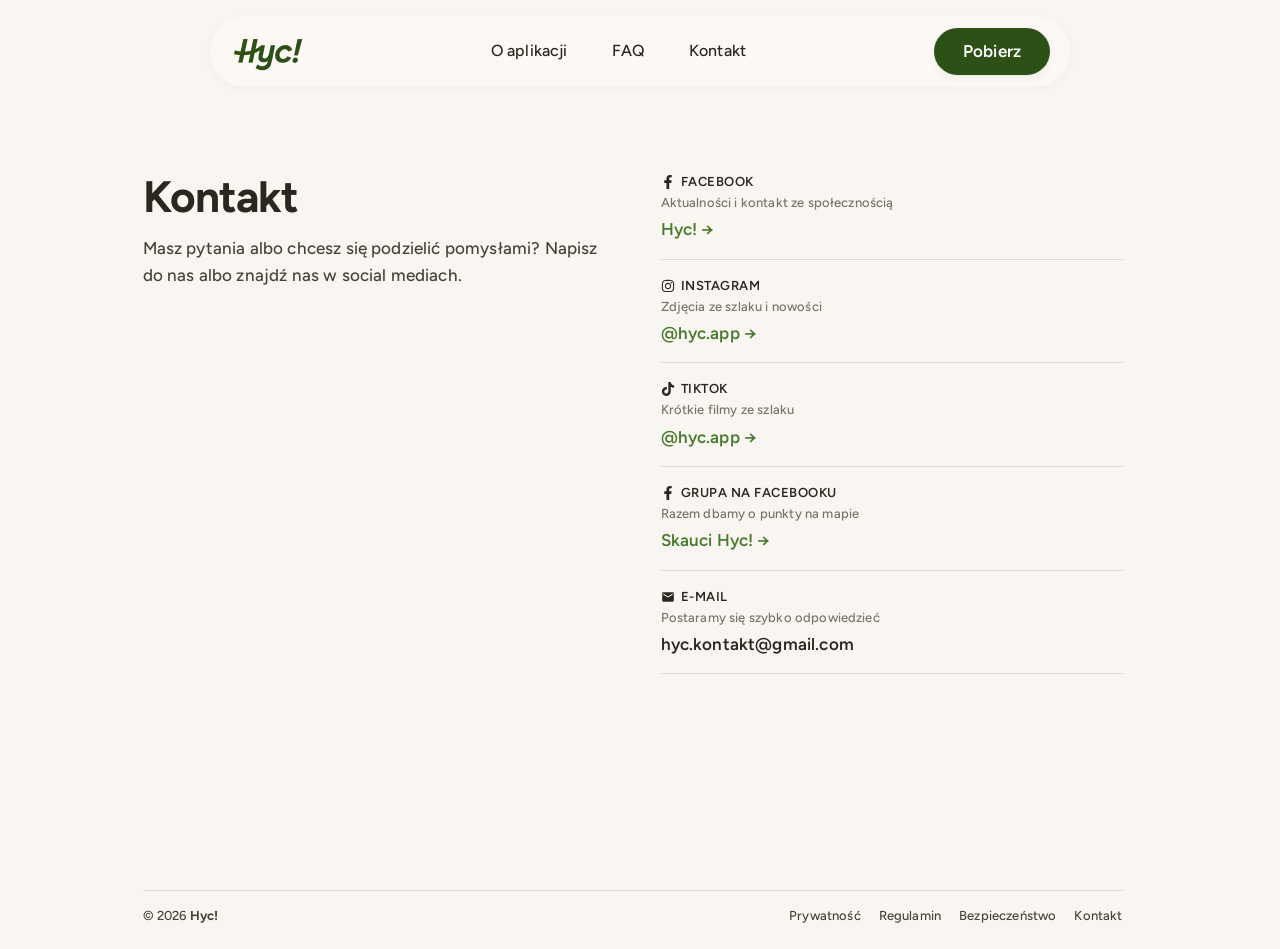
<file: kontakt.html>
<!DOCTYPE html>
<html lang="pl">
<head>
  <meta charset="utf-8">
  <meta name="viewport" content="width=device-width, initial-scale=1">
  <meta name="tdm-reservation" content="1">
  <title>Kontakt z zespołem Hyc!: e-mail, Instagram, Facebook</title>
  <link rel="canonical" href="https://gethyc.com/kontakt.html">
  <meta name="description" content="Napisz do zespołu aplikacji Hyc! mailem, na Instagramie lub Facebooku albo dołącz do grupy Skautów Hyc!, która dba o punkty na mapie.">
  <meta property="og:type" content="website">
  <meta property="og:url" content="https://gethyc.com/kontakt.html">
  <meta property="og:site_name" content="Hyc!">
  <meta property="og:title" content="Kontakt z zespołem Hyc!: e-mail, Instagram, Facebook">
  <meta property="og:description" content="Napisz do zespołu aplikacji Hyc! mailem, na Instagramie lub Facebooku albo dołącz do grupy Skautów Hyc!, która dba o punkty na mapie.">
  <meta property="og:image" content="https://gethyc.com/assets/og-image.jpg?v=20261119">
  <meta property="og:image:width" content="1200">
  <meta property="og:image:height" content="630">
  <meta property="og:locale" content="pl_PL">
  <meta name="twitter:card" content="summary_large_image">
  <meta name="theme-color" content="#F0EBE0">
  <link rel="icon" href="favicon.svg" type="image/svg+xml">
  <link rel="apple-touch-icon" sizes="180x180" href="assets/apple-touch-icon.png">

  <link rel="preload" href="assets/fonts/Figtree-Variable.woff2" as="font" type="font/woff2" crossorigin>
  <link rel="stylesheet" href="styles.css?v=20261120">
</head>
<body>
  <header class="topbar">
    <div class="topbar-inner">
      <a href="./" class="topbar-logo" aria-label="Hyc!, strona główna">
        <img src="assets/logo-69.png?v=2" srcset="assets/logo-69.png?v=2 1x, assets/logo-138.png?v=2 2x, assets/logo-207.png?v=2 3x" alt="Hyc!" width="69" height="32">
      </a>
      <nav class="topbar-nav" aria-label="Główna nawigacja">
        <a href="o-aplikacji.html">O aplikacji</a>
        <a href="./#faq">FAQ</a>
        <a href="kontakt.html">Kontakt</a>
      </nav>
      <button type="button" class="topbar-burger" aria-expanded="false" aria-controls="mobile-nav" aria-label="Otwórz menu">
        <svg class="icon-menu" viewBox="0 0 24 24" width="24" height="24" aria-hidden="true"><path fill="currentColor" d="M2.797 18.293V16.018H21.203V18.293ZM2.797 13.138V10.862H21.203V13.138ZM2.797 7.982V5.707H21.203V7.982Z"/></svg>
        <svg class="icon-close" viewBox="0 0 24 24" width="24" height="24" aria-hidden="true"><path fill="currentColor" d="M6.4 19.191L4.809 17.6L10.409 12.0L4.809 6.4L6.4 4.809L12.0 10.409L17.6 4.809L19.191 6.4L13.591 12.0L19.191 17.6L17.6 19.191L12.0 13.591Z"/></svg>
      </button>

      <a class="store-btn store-btn--primary store-btn--nav" href="pobierz.html" data-goatcounter-click="kontakt-menu-pobierz">Pobierz</a>
    </div>
    <div class="nav-backdrop" aria-hidden="true"></div>
    <nav class="topbar-nav-mobile" id="mobile-nav" aria-label="Główna nawigacja (mobile)" hidden>
      <a href="o-aplikacji.html"><span>O aplikacji</span><svg class="nav-arrow" viewBox="0 0 24 24" width="20" height="20" fill="none" stroke="currentColor" stroke-width="2" stroke-linecap="round" stroke-linejoin="round" aria-hidden="true"><path d="M5 12h14"/><path d="m12 5 7 7-7 7"/></svg></a>
      <a href="./#faq"><span>FAQ</span><svg class="nav-arrow" viewBox="0 0 24 24" width="20" height="20" fill="none" stroke="currentColor" stroke-width="2" stroke-linecap="round" stroke-linejoin="round" aria-hidden="true"><path d="M5 12h14"/><path d="m12 5 7 7-7 7"/></svg></a>
      <a href="kontakt.html"><span>Kontakt</span><svg class="nav-arrow" viewBox="0 0 24 24" width="20" height="20" fill="none" stroke="currentColor" stroke-width="2" stroke-linecap="round" stroke-linejoin="round" aria-hidden="true"><path d="M5 12h14"/><path d="m12 5 7 7-7 7"/></svg></a>
      <a href="pobierz.html" data-goatcounter-click="kontakt-menu-pobierz"><span>Pobierz</span><svg class="nav-arrow" viewBox="0 0 24 24" width="20" height="20" fill="none" stroke="currentColor" stroke-width="2" stroke-linecap="round" stroke-linejoin="round" aria-hidden="true"><path d="M5 12h14"/><path d="m12 5 7 7-7 7"/></svg></a>
    </nav>
  </header>

  <div class="wrap">
    <main>
      <!-- Dwie kolumny jak w .faq (nagłówek+tekst z lewej, lista z prawej).
           Ikony marek to oryginalne glify (Instagram/Facebook, fill="currentColor")
           + mail w tym samym filled stylu, dopasowanym do brandów. Opis pod
           spodem mniejszy i jednolinijkowy. -->
      <section class="contact-hero">
        <div class="contact-intro">
          <h1>Kontakt</h1>
          <p>Masz pytania albo chcesz się podzielić pomysłami? Napisz do nas albo znajdź nas w&nbsp;social mediach.</p>
        </div>

        <ul class="contact-list">
          <li class="contact-list-item">
            <div class="contact-meta">
              <span class="contact-label"><svg class="contact-icon" viewBox="0 0 320 512" fill="currentColor" aria-hidden="true"><path d="M279.14 288l14.22-92.66h-88.91v-60.13c0-25.35 12.42-50.06 52.24-50.06h40.42V6.26S260.43 0 225.36 0c-73.22 0-121.08 44.38-121.08 124.72v70.62H22.89V288h81.39v224h100.17V288z"/></svg>Facebook</span>
              <p class="contact-desc">Aktualności i kontakt ze społecznością</p>
            </div>
            <a href="https://www.facebook.com/profile.php?id=61595795200148" target="_blank" rel="noopener">Hyc! <span aria-hidden="true">→</span></a>
          </li>
          <li class="contact-list-item">
            <div class="contact-meta">
              <span class="contact-label"><svg class="contact-icon" viewBox="0 0 448 512" fill="currentColor" aria-hidden="true"><path d="M224.1 141c-63.6 0-114.9 51.3-114.9 114.9s51.3 114.9 114.9 114.9S339 319.5 339 255.9 287.7 141 224.1 141zm0 189.6c-41.1 0-74.7-33.5-74.7-74.7s33.5-74.7 74.7-74.7 74.7 33.5 74.7 74.7-33.6 74.7-74.7 74.7zm146.4-194.3c0 14.9-12 26.8-26.8 26.8-14.9 0-26.8-12-26.8-26.8s12-26.8 26.8-26.8 26.8 12 26.8 26.8zm76.1 27.2c-1.7-35.9-9.9-67.7-36.2-93.9-26.2-26.2-58-34.4-93.9-36.2-37-2.1-147.9-2.1-184.9 0-35.8 1.7-67.6 9.9-93.9 36.1s-34.4 58-36.2 93.9c-2.1 37-2.1 147.9 0 184.9 1.7 35.9 9.9 67.7 36.2 93.9s58 34.4 93.9 36.2c37 2.1 147.9 2.1 184.9 0 35.9-1.7 67.7-9.9 93.9-36.2 26.2-26.2 34.4-58 36.2-93.9 2.1-37 2.1-147.8 0-184.8zM398.8 388c-7.8 19.6-22.9 34.7-42.6 42.6-29.5 11.7-99.5 9-132.1 9s-102.7 2.6-132.1-9c-19.6-7.8-34.7-22.9-42.6-42.6-11.7-29.5-9-99.5-9-132.1s-2.6-102.7 9-132.1c7.8-19.6 22.9-34.7 42.6-42.6 29.5-11.7 99.5-9 132.1-9s102.7-2.6 132.1 9c19.6 7.8 34.7 22.9 42.6 42.6 11.7 29.5 9 99.5 9 132.1s2.7 102.7-9 132.1z"/></svg>Instagram</span>
              <p class="contact-desc">Zdjęcia ze szlaku i nowości</p>
            </div>
            <a href="https://www.instagram.com/hyc.app/" target="_blank" rel="noopener">@hyc.app <span aria-hidden="true">→</span></a>
          </li>
          <li class="contact-list-item">
            <div class="contact-meta">
              <span class="contact-label"><svg class="contact-icon" viewBox="0 0 448 512" fill="currentColor" aria-hidden="true"><path d="M448 209.91a210.06 210.06 0 0 1-122.77-39.25V349.38A162.55 162.55 0 1 1 185 188.31V278.2a74.62 74.62 0 1 0 52.23 71.18V0l88 0a121.18 121.18 0 0 0 1.86 22.17h0A122.18 122.18 0 0 0 381 102.39a121.43 121.43 0 0 0 67 20.14Z"/></svg>TikTok</span>
              <p class="contact-desc">Krótkie filmy ze szlaku</p>
            </div>
            <a href="https://www.tiktok.com/@hyc.app" target="_blank" rel="noopener">@hyc.app <span aria-hidden="true">→</span></a>
          </li>
          <li class="contact-list-item">
            <div class="contact-meta">
              <span class="contact-label"><svg class="contact-icon" viewBox="0 0 320 512" fill="currentColor" aria-hidden="true"><path d="M279.14 288l14.22-92.66h-88.91v-60.13c0-25.35 12.42-50.06 52.24-50.06h40.42V6.26S260.43 0 225.36 0c-73.22 0-121.08 44.38-121.08 124.72v70.62H22.89V288h81.39v224h100.17V288z"/></svg>Grupa na Facebooku</span>
              <p class="contact-desc">Razem dbamy o&nbsp;punkty na mapie</p>
            </div>
            <a href="https://www.facebook.com/groups/1094210523037520/" target="_blank" rel="noopener" data-goatcounter-click="kontakt-fb-grupa">Skauci Hyc! <span aria-hidden="true">→</span></a>
          </li>
          <li class="contact-list-item">
            <div class="contact-meta">
              <span class="contact-label"><svg class="contact-icon" viewBox="0 0 24 24" fill="currentColor" aria-hidden="true"><path d="M20 4H4c-1.1 0-1.99.9-1.99 2L2 18c0 1.1.9 2 2 2h16c1.1 0 2-.9 2-2V6c0-1.1-.9-2-2-2zm0 4-8 5-8-5V6l8 5 8-5v2z"/></svg>E-mail</span>
              <p class="contact-desc">Postaramy się szybko odpowiedzieć</p>
            </div>
            <span class="contact-value">hyc.kontakt@gmail.com</span>
          </li>
        </ul>
      </section>
    </main>

    <footer id="kontakt">
      <span>© <span id="year">2026</span> <strong>Hyc!</strong></span>
      <span class="spacer"></span>
      <a href="legal/privacy.html">Prywatność</a>
      <a href="legal/eula.html">Regulamin</a>
      <a href="legal/warunki_bezpiecznego_korzystania.html">Bezpieczeństwo</a>
      <a href="kontakt.html">Kontakt</a>
    </footer>
  </div>

  <script src="nav.js?v=20261120" defer></script>
  <script data-goatcounter="https://dinin92.goatcounter.com/count" async src="assets/goatcounter-count.js?v=2"></script>
  <script>
    document.getElementById('year').textContent = new Date().getFullYear();
  </script>
</body>
</html>
</file>
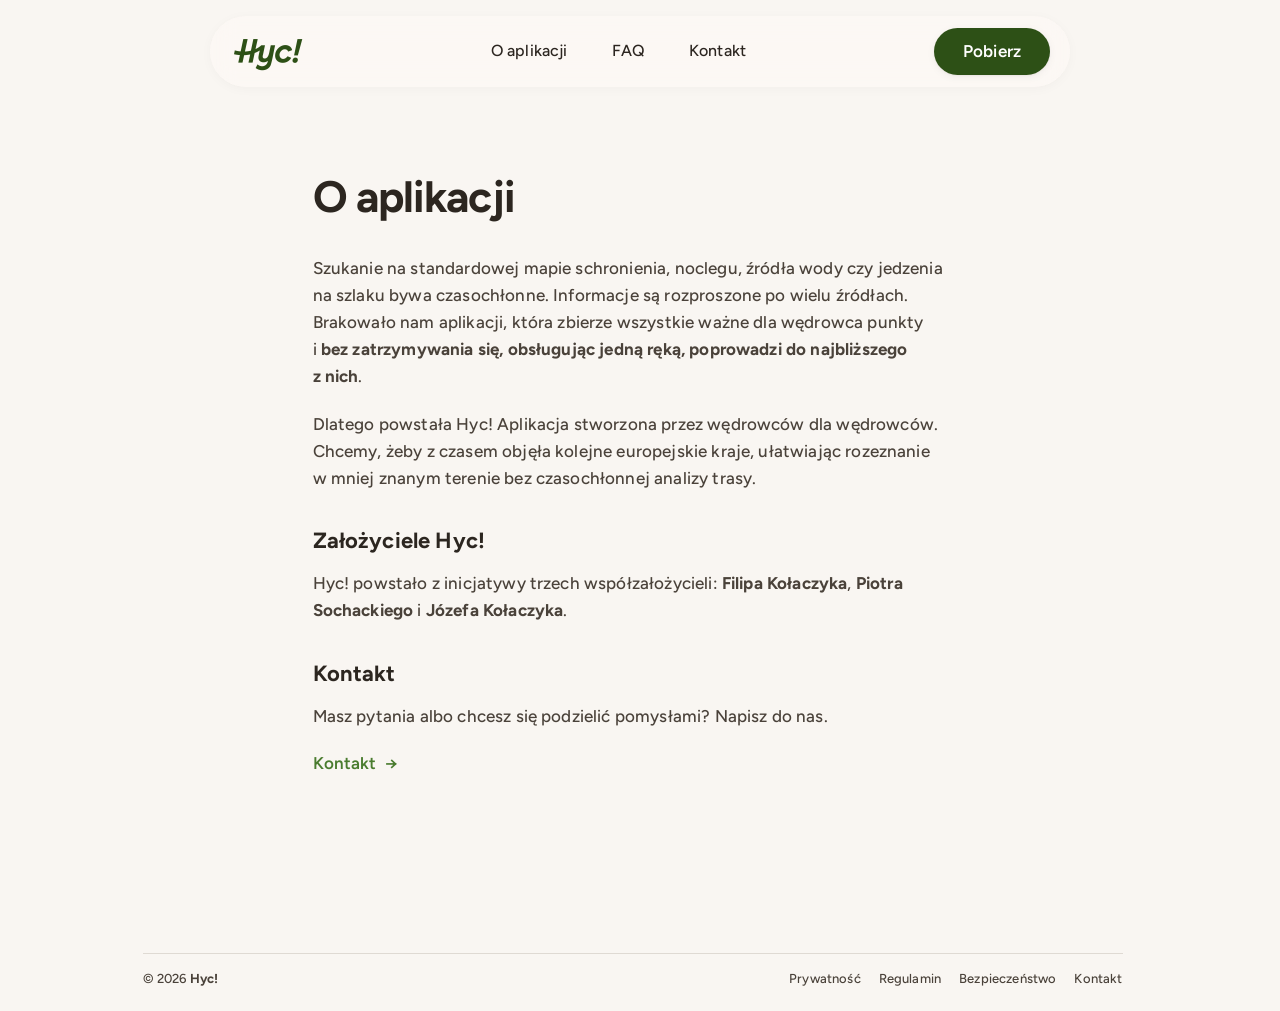
<file: o-aplikacji.html>
<!DOCTYPE html>
<html lang="pl">
<head>
  <meta charset="utf-8">
  <meta name="viewport" content="width=device-width, initial-scale=1">
  <meta name="tdm-reservation" content="1">
  <title>O aplikacji Hyc!: po co powstała i kto ją tworzy</title>
  <link rel="canonical" href="https://gethyc.com/o-aplikacji.html">
  <meta name="description" content="Dlaczego powstała aplikacja Hyc! i kto ją tworzy. Stworzona przez wędrowców, żeby szybciej znaleźć na szlaku wiatę, schronisko, toaletę, wodę, nocleg i jedzenie.">
  <meta property="og:type" content="website">
  <meta property="og:url" content="https://gethyc.com/o-aplikacji.html">
  <meta property="og:site_name" content="Hyc!">
  <meta property="og:title" content="O aplikacji Hyc!: po co powstała i kto ją tworzy">
  <meta property="og:description" content="Dlaczego powstała aplikacja Hyc! i kto ją tworzy. Stworzona przez wędrowców, żeby szybciej znaleźć na szlaku wiatę, schronisko, toaletę, wodę, nocleg i jedzenie.">
  <meta property="og:image" content="https://gethyc.com/assets/og-image.jpg?v=20261119">
  <meta property="og:image:width" content="1200">
  <meta property="og:image:height" content="630">
  <meta property="og:locale" content="pl_PL">
  <meta name="twitter:card" content="summary_large_image">
  <meta name="theme-color" content="#F0EBE0">
  <link rel="icon" href="favicon.svg" type="image/svg+xml">
  <link rel="apple-touch-icon" sizes="180x180" href="assets/apple-touch-icon.png">

  <link rel="preload" href="assets/fonts/Figtree-Variable.woff2" as="font" type="font/woff2" crossorigin>
  <link rel="stylesheet" href="styles.css?v=20261120">
</head>
<body>
  <header class="topbar">
    <div class="topbar-inner">
      <a href="./" class="topbar-logo" aria-label="Hyc!, strona główna">
        <img src="assets/logo-69.png?v=2" srcset="assets/logo-69.png?v=2 1x, assets/logo-138.png?v=2 2x, assets/logo-207.png?v=2 3x" alt="Hyc!" width="69" height="32">
      </a>
      <nav class="topbar-nav" aria-label="Główna nawigacja">
        <a href="o-aplikacji.html">O aplikacji</a>
        <a href="./#faq">FAQ</a>
        <a href="kontakt.html">Kontakt</a>
      </nav>
      <button type="button" class="topbar-burger" aria-expanded="false" aria-controls="mobile-nav" aria-label="Otwórz menu">
        <svg class="icon-menu" viewBox="0 0 24 24" width="24" height="24" aria-hidden="true"><path fill="currentColor" d="M2.797 18.293V16.018H21.203V18.293ZM2.797 13.138V10.862H21.203V13.138ZM2.797 7.982V5.707H21.203V7.982Z"/></svg>
        <svg class="icon-close" viewBox="0 0 24 24" width="24" height="24" aria-hidden="true"><path fill="currentColor" d="M6.4 19.191L4.809 17.6L10.409 12.0L4.809 6.4L6.4 4.809L12.0 10.409L17.6 4.809L19.191 6.4L13.591 12.0L19.191 17.6L17.6 19.191L12.0 13.591Z"/></svg>
      </button>

      <a class="store-btn store-btn--primary store-btn--nav" href="pobierz.html" data-goatcounter-click="o-aplikacji-menu-pobierz">Pobierz</a>
    </div>
    <div class="nav-backdrop" aria-hidden="true"></div>
    <nav class="topbar-nav-mobile" id="mobile-nav" aria-label="Główna nawigacja (mobile)" hidden>
      <a href="o-aplikacji.html"><span>O aplikacji</span><svg class="nav-arrow" viewBox="0 0 24 24" width="20" height="20" fill="none" stroke="currentColor" stroke-width="2" stroke-linecap="round" stroke-linejoin="round" aria-hidden="true"><path d="M5 12h14"/><path d="m12 5 7 7-7 7"/></svg></a>
      <a href="./#faq"><span>FAQ</span><svg class="nav-arrow" viewBox="0 0 24 24" width="20" height="20" fill="none" stroke="currentColor" stroke-width="2" stroke-linecap="round" stroke-linejoin="round" aria-hidden="true"><path d="M5 12h14"/><path d="m12 5 7 7-7 7"/></svg></a>
      <a href="kontakt.html"><span>Kontakt</span><svg class="nav-arrow" viewBox="0 0 24 24" width="20" height="20" fill="none" stroke="currentColor" stroke-width="2" stroke-linecap="round" stroke-linejoin="round" aria-hidden="true"><path d="M5 12h14"/><path d="m12 5 7 7-7 7"/></svg></a>
      <a href="pobierz.html" data-goatcounter-click="o-aplikacji-menu-pobierz"><span>Pobierz</span><svg class="nav-arrow" viewBox="0 0 24 24" width="20" height="20" fill="none" stroke="currentColor" stroke-width="2" stroke-linecap="round" stroke-linejoin="round" aria-hidden="true"><path d="M5 12h14"/><path d="m12 5 7 7-7 7"/></svg></a>
    </nav>
  </header>

  <div class="wrap">
    <main>
      <!-- Wąska wyśrodkowana kolumna (h1 + akapity), potem sekcja zespołu,
           na końcu kontakt — strona z tekstem do czytania, nie ekran akcji
           z przyciskami. -->
      <section class="about-hero">
        <h1>O aplikacji</h1>

        <div class="about-body">
          <p>Szukanie na standardowej mapie schronienia, noclegu, źródła wody czy jedzenia na szlaku bywa czasochłonne. Informacje są rozproszone po wielu źródłach. Brakowało nam aplikacji, która zbierze wszystkie ważne dla wędrowca punkty i <strong>bez zatrzymywania się, obsługując jedną ręką, poprowadzi do najbliższego z nich</strong>.</p>
          <p>Dlatego powstała Hyc! Aplikacja stworzona przez wędrowców dla&nbsp;wędrowców. Chcemy, żeby z&nbsp;czasem objęła kolejne europejskie kraje, ułatwiając rozeznanie w&nbsp;mniej znanym terenie bez&nbsp;czasochłonnej analizy trasy.</p>
        </div>
      </section>

      <section class="about-team">
        <h2>Założyciele Hyc!</h2>
        <p class="about-team-text">Hyc! powstało z&nbsp;inicjatywy trzech współzałożycieli: <strong>Filipa Kołaczyka</strong>, <strong>Piotra Sochackiego</strong> i&nbsp;<strong>Józefa&nbsp;Kołaczyka</strong>.</p>
      </section>

      <section class="about-contact">
        <h2>Kontakt</h2>
        <p>Masz pytania albo chcesz się podzielić pomysłami? Napisz do nas.</p>
        <a class="about-link" href="kontakt.html">Kontakt <span aria-hidden="true">→</span></a>
      </section>
    </main>

    <footer id="kontakt">
      <span>© <span id="year">2026</span> <strong>Hyc!</strong></span>
      <span class="spacer"></span>
      <a href="legal/privacy.html">Prywatność</a>
      <a href="legal/eula.html">Regulamin</a>
      <a href="legal/warunki_bezpiecznego_korzystania.html">Bezpieczeństwo</a>
      <a href="kontakt.html">Kontakt</a>
    </footer>
  </div>

  <script src="nav.js?v=20261120" defer></script>
  <script data-goatcounter="https://dinin92.goatcounter.com/count" async src="assets/goatcounter-count.js?v=2"></script>
  <script>
    document.getElementById('year').textContent = new Date().getFullYear();
  </script>
</body>
</html>
</file>
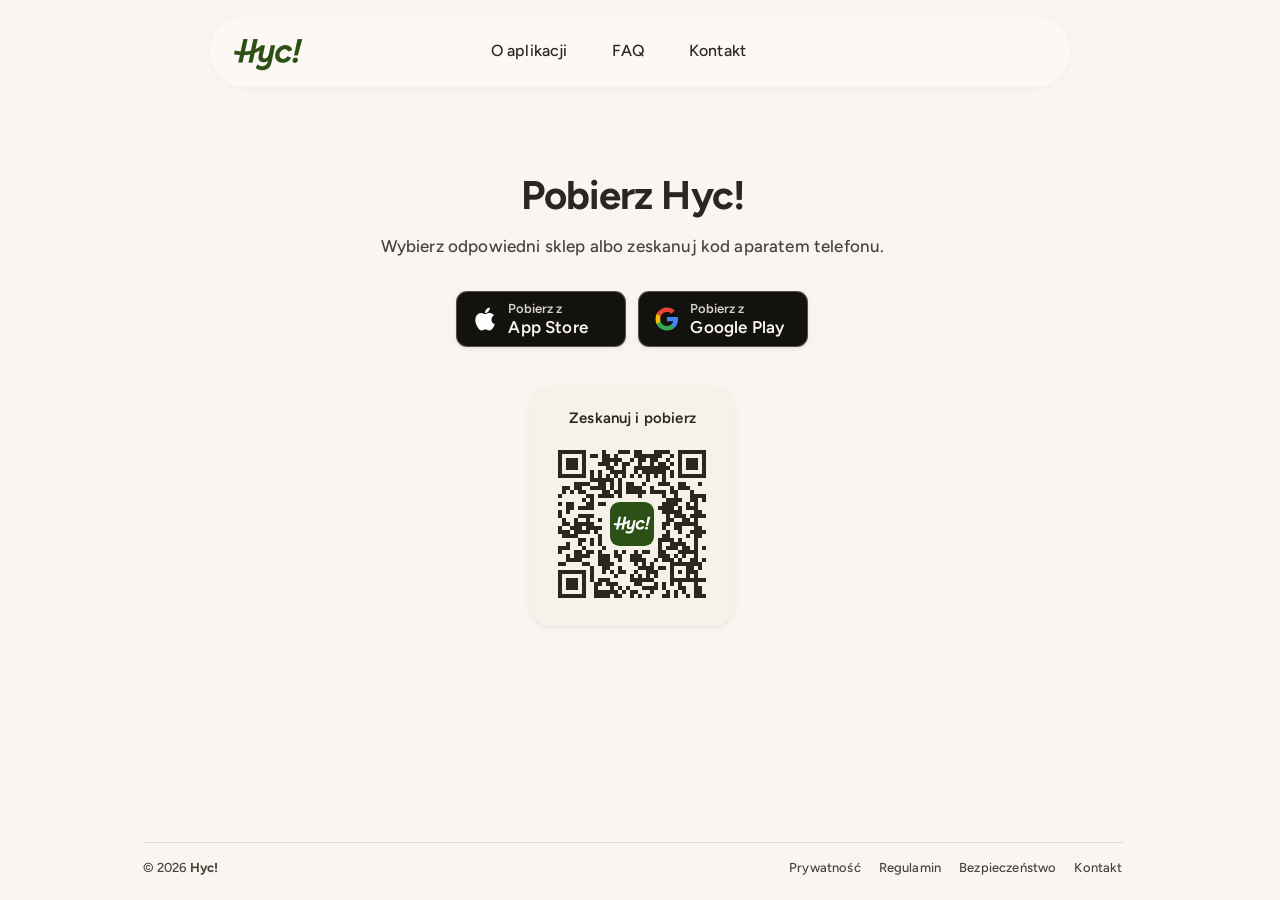
<file: pobierz.html>
<!DOCTYPE html>
<html lang="pl">
<head>
  <meta charset="utf-8">
  <meta name="viewport" content="width=device-width, initial-scale=1">
  <meta name="tdm-reservation" content="1">
  <title>Pobierz Hyc!</title>
  <meta name="description" content="Pobierz Hyc! z App Store na iPhone’a albo z Google Play na Androida.">
  <meta property="og:type" content="website">
  <meta property="og:url" content="https://gethyc.com/pobierz.html">
  <meta property="og:site_name" content="Hyc!">
  <meta property="og:title" content="Pobierz Hyc!">
  <meta property="og:description" content="Pobierz Hyc! z App Store na iPhone’a albo z Google Play na Androida.">
  <meta property="og:image" content="https://gethyc.com/assets/og-image.jpg?v=20261119">
  <meta property="og:image:width" content="1200">
  <meta property="og:image:height" content="630">
  <meta property="og:locale" content="pl_PL">
  <meta name="twitter:card" content="summary_large_image">
  <meta name="theme-color" content="#F0EBE0">
  <link rel="icon" href="favicon.svg" type="image/svg+xml">
  <link rel="apple-touch-icon" sizes="180x180" href="assets/apple-touch-icon.png">
  <meta name="robots" content="noindex">

  <link rel="preload" href="assets/fonts/Figtree-Variable.woff2" as="font" type="font/woff2" crossorigin>
  <link rel="stylesheet" href="styles.css?v=20261120">
</head>
<body class="page-pobierz">
  <header class="topbar">
    <div class="topbar-inner">
      <a href="./" class="topbar-logo" aria-label="Hyc!, strona główna">
        <img src="assets/logo-69.png?v=2" srcset="assets/logo-69.png?v=2 1x, assets/logo-138.png?v=2 2x, assets/logo-207.png?v=2 3x" alt="Hyc!" width="69" height="32">
      </a>
      <nav class="topbar-nav" aria-label="Główna nawigacja">
        <a href="o-aplikacji.html">O aplikacji</a>
        <a href="./#faq">FAQ</a>
        <a href="kontakt.html">Kontakt</a>
      </nav>

      <!-- Ta strona JEST celem CTA z nawigacji, więc drugiego "Pobierz za
           darmo" tu nie ma — ale na ≥768px `justify-content: space-between`
           w .topbar-inner liczy odstępy logo<->nav / nav<->trzeci-element
           z SZEROKOŚCI trzech dzieci. Bez trzeciego dziecka nav przesunąłby
           się w stronę prawej krawędzi (inne miejsce niż na index.html).
           Niewidzialny placeholder o IDENTYCZNYCH klasach/tekście zajmuje
           dokładnie tyle samo miejsca co prawdziwy button na desktopie.
           Na <768px oba (realny button na innych stronach I ten placeholder)
           znikają razem przez `.topbar-inner .store-btn--nav{display:none}`
           — mobilny topbar to wtedy wszędzie po prostu logo+hamburger. -->
      <button type="button" class="topbar-burger" aria-expanded="false" aria-controls="mobile-nav" aria-label="Otwórz menu">
        <svg class="icon-menu" viewBox="0 0 24 24" width="24" height="24" aria-hidden="true"><path fill="currentColor" d="M2.797 18.293V16.018H21.203V18.293ZM2.797 13.138V10.862H21.203V13.138ZM2.797 7.982V5.707H21.203V7.982Z"/></svg>
        <svg class="icon-close" viewBox="0 0 24 24" width="24" height="24" aria-hidden="true"><path fill="currentColor" d="M6.4 19.191L4.809 17.6L10.409 12.0L4.809 6.4L6.4 4.809L12.0 10.409L17.6 4.809L19.191 6.4L13.591 12.0L19.191 17.6L17.6 19.191L12.0 13.591Z"/></svg>
      </button>

      <span class="store-btn store-btn--primary store-btn--nav" aria-hidden="true" style="visibility:hidden">Pobierz</span>
    </div>
    <div class="nav-backdrop" aria-hidden="true"></div>
    <nav class="topbar-nav-mobile" id="mobile-nav" aria-label="Główna nawigacja (mobile)" hidden>
      <a href="o-aplikacji.html"><span>O aplikacji</span><svg class="nav-arrow" viewBox="0 0 24 24" width="20" height="20" fill="none" stroke="currentColor" stroke-width="2" stroke-linecap="round" stroke-linejoin="round" aria-hidden="true"><path d="M5 12h14"/><path d="m12 5 7 7-7 7"/></svg></a>
      <a href="./#faq"><span>FAQ</span><svg class="nav-arrow" viewBox="0 0 24 24" width="20" height="20" fill="none" stroke="currentColor" stroke-width="2" stroke-linecap="round" stroke-linejoin="round" aria-hidden="true"><path d="M5 12h14"/><path d="m12 5 7 7-7 7"/></svg></a>
      <a href="kontakt.html"><span>Kontakt</span><svg class="nav-arrow" viewBox="0 0 24 24" width="20" height="20" fill="none" stroke="currentColor" stroke-width="2" stroke-linecap="round" stroke-linejoin="round" aria-hidden="true"><path d="M5 12h14"/><path d="m12 5 7 7-7 7"/></svg></a>
    </nav>
  </header>

  <div class="wrap">
    <main>
      <!-- Te same batony co pod hero na stronie głównej, kopia zamiast
           odsyłacza do #stores, bo ta strona jest celem nav-CTA i adresem QR
           (?qr=1), nie skrótem z powrotem na hero. -->
      <section class="pobierz-hero">
        <h1>Pobierz Hyc!</h1>
        <p class="hero-tags">Wybierz odpowiedni sklep albo zeskanuj kod aparatem telefonu.</p>

        <div class="stores" id="stores">
          <a class="store-btn store-btn--dark store-btn--compact" id="btn-ios-open" href="https://apps.apple.com/pl/app/hyc-mapy-dla-w%C4%99drowc%C3%B3w/id6793204849" rel="noopener" data-goatcounter-click="pobierz-appstore">
            <img src="assets/apple.svg" alt="">
            <span class="label"><small>Pobierz z</small><strong>App Store</strong></span>
          </a>

          <a class="store-btn store-btn--dark store-btn--compact" id="btn-android-open" href="https://play.google.com/store/apps/details?hl=pl&amp;id=pl.hycdobudy.hyc_do_budy" rel="noopener" data-goatcounter-click="pobierz-play">
            <img src="assets/google.svg" alt="">
            <span class="label"><small>Pobierz z</small><strong>Google Play</strong></span>
          </a>
        </div>

        <!-- Ten sam kod co w hero, patrz komentarz w index.html. -->
        <div class="qr-card" hidden>
          <p>Zeskanuj i pobierz</p>
          <img data-src="assets/qr-pobierz.svg" alt="Kod QR prowadzący do pobrania aplikacji Hyc!" width="180" height="180">
        </div>
      </section>
    </main>

    <footer id="kontakt">
      <span>© <span id="year">2026</span> <strong>Hyc!</strong></span>
      <span class="spacer"></span>
      <a href="legal/privacy.html">Prywatność</a>
      <a href="legal/eula.html">Regulamin</a>
      <a href="legal/warunki_bezpiecznego_korzystania.html">Bezpieczeństwo</a>
      <a href="kontakt.html">Kontakt</a>
    </footer>
  </div>

  <script src="config.js?v=20261120"></script>
  <script src="nav.js?v=20261120" defer></script>
  <script data-goatcounter="https://dinin92.goatcounter.com/count" async src="assets/goatcounter-count.js?v=2"></script>
  <script src="main.js?v=20261120"></script>
</body>
</html>
</file>
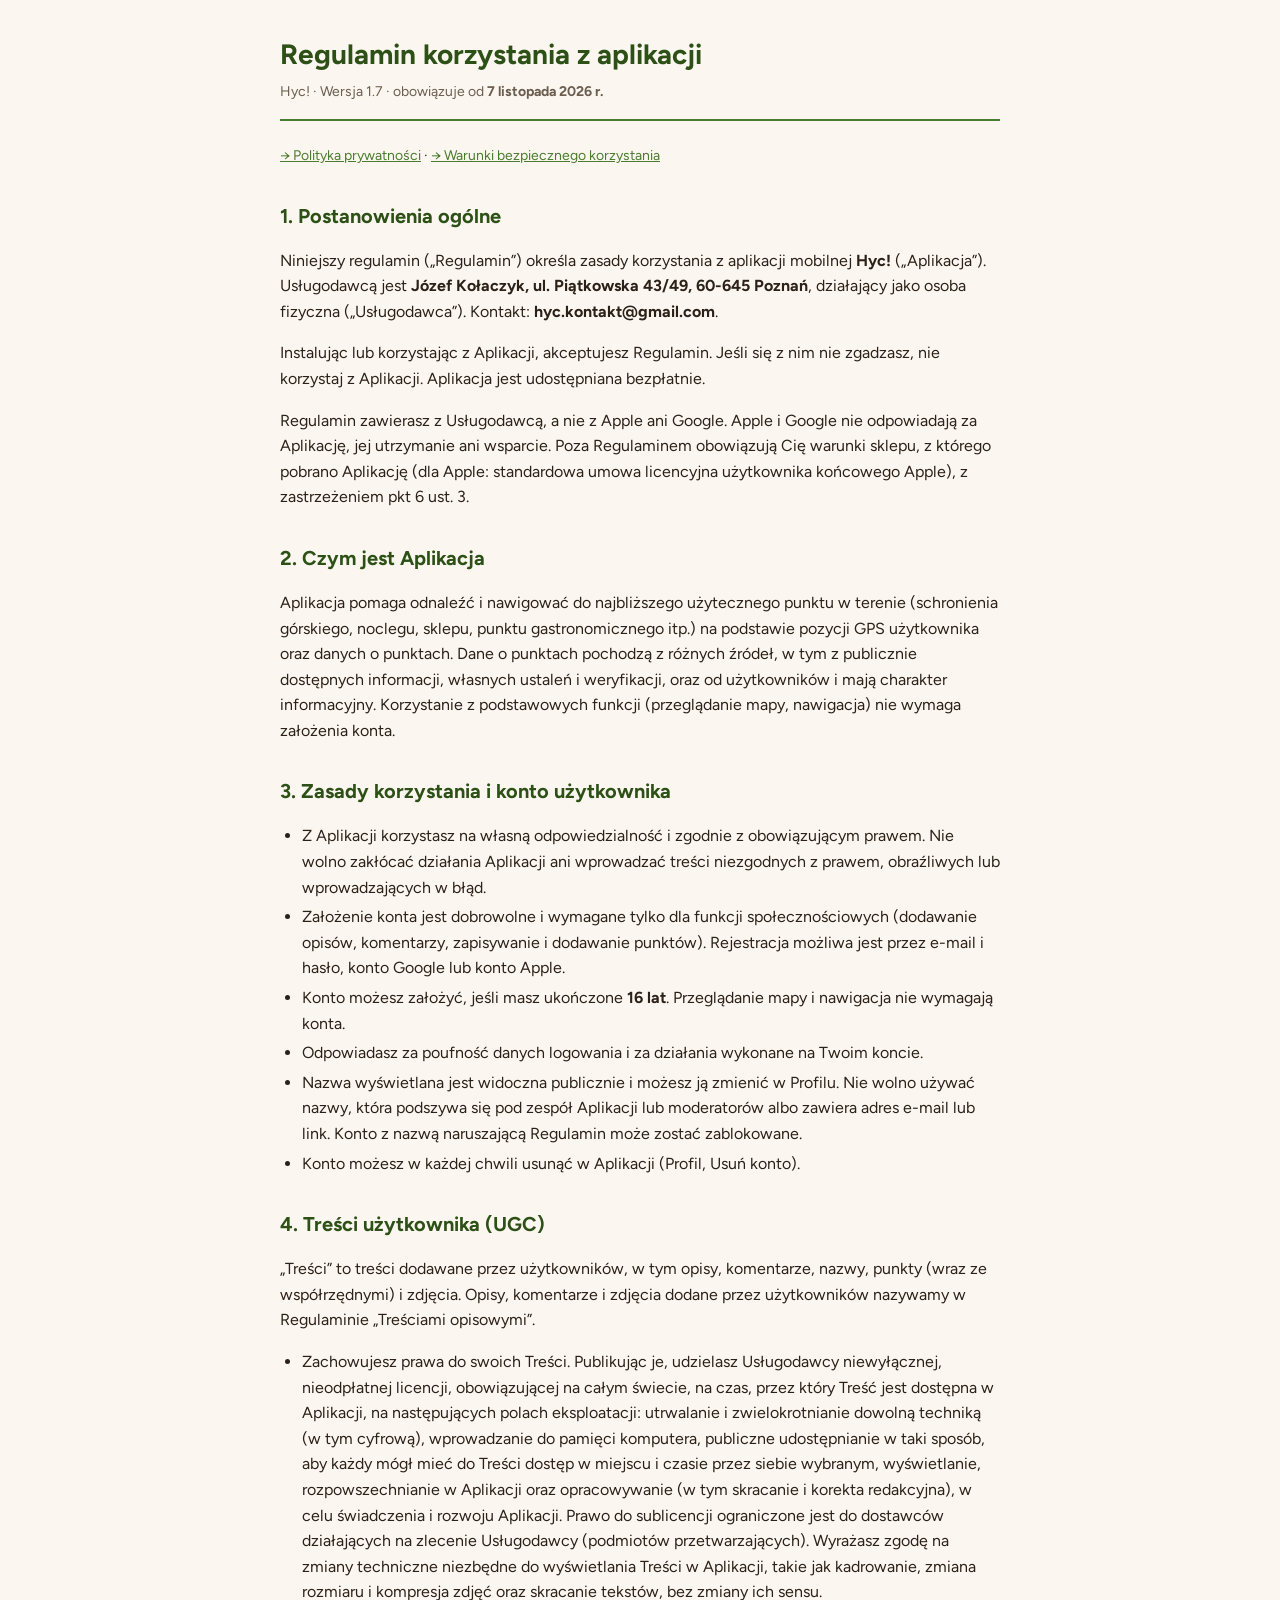
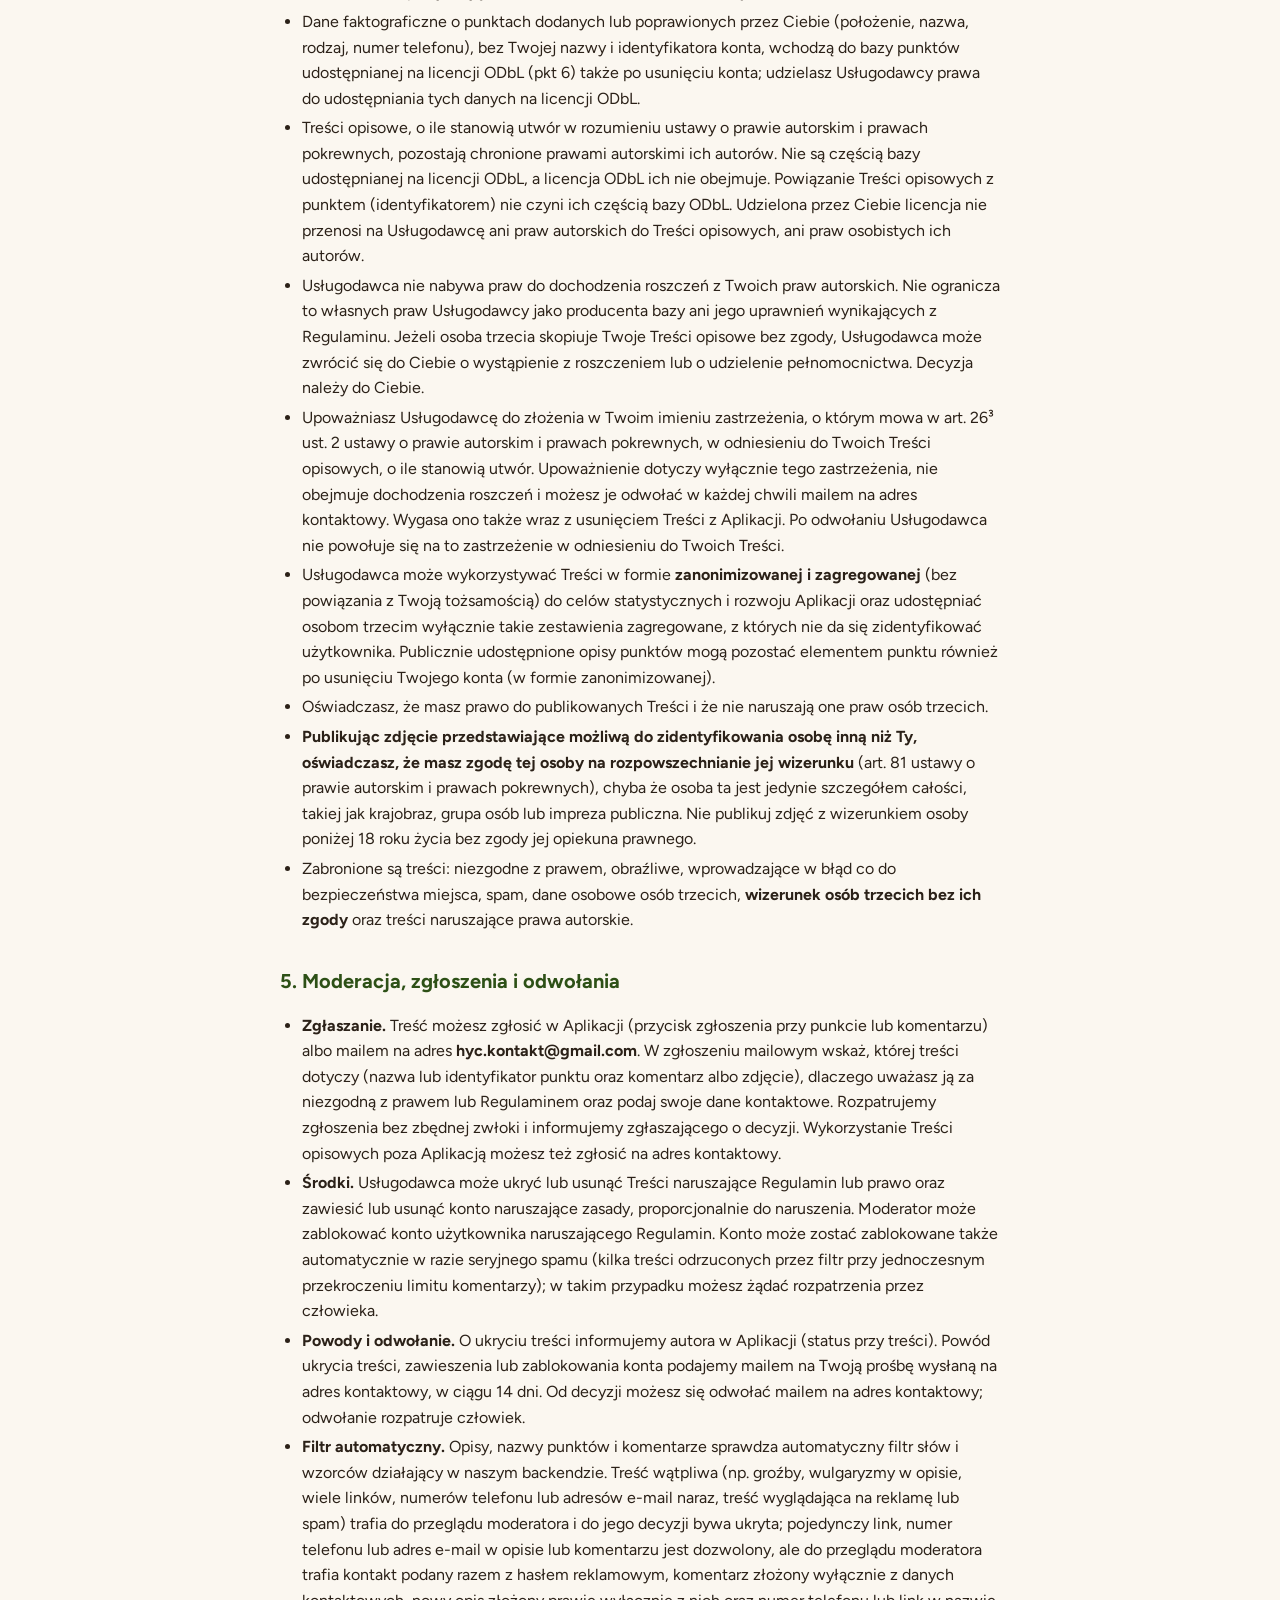
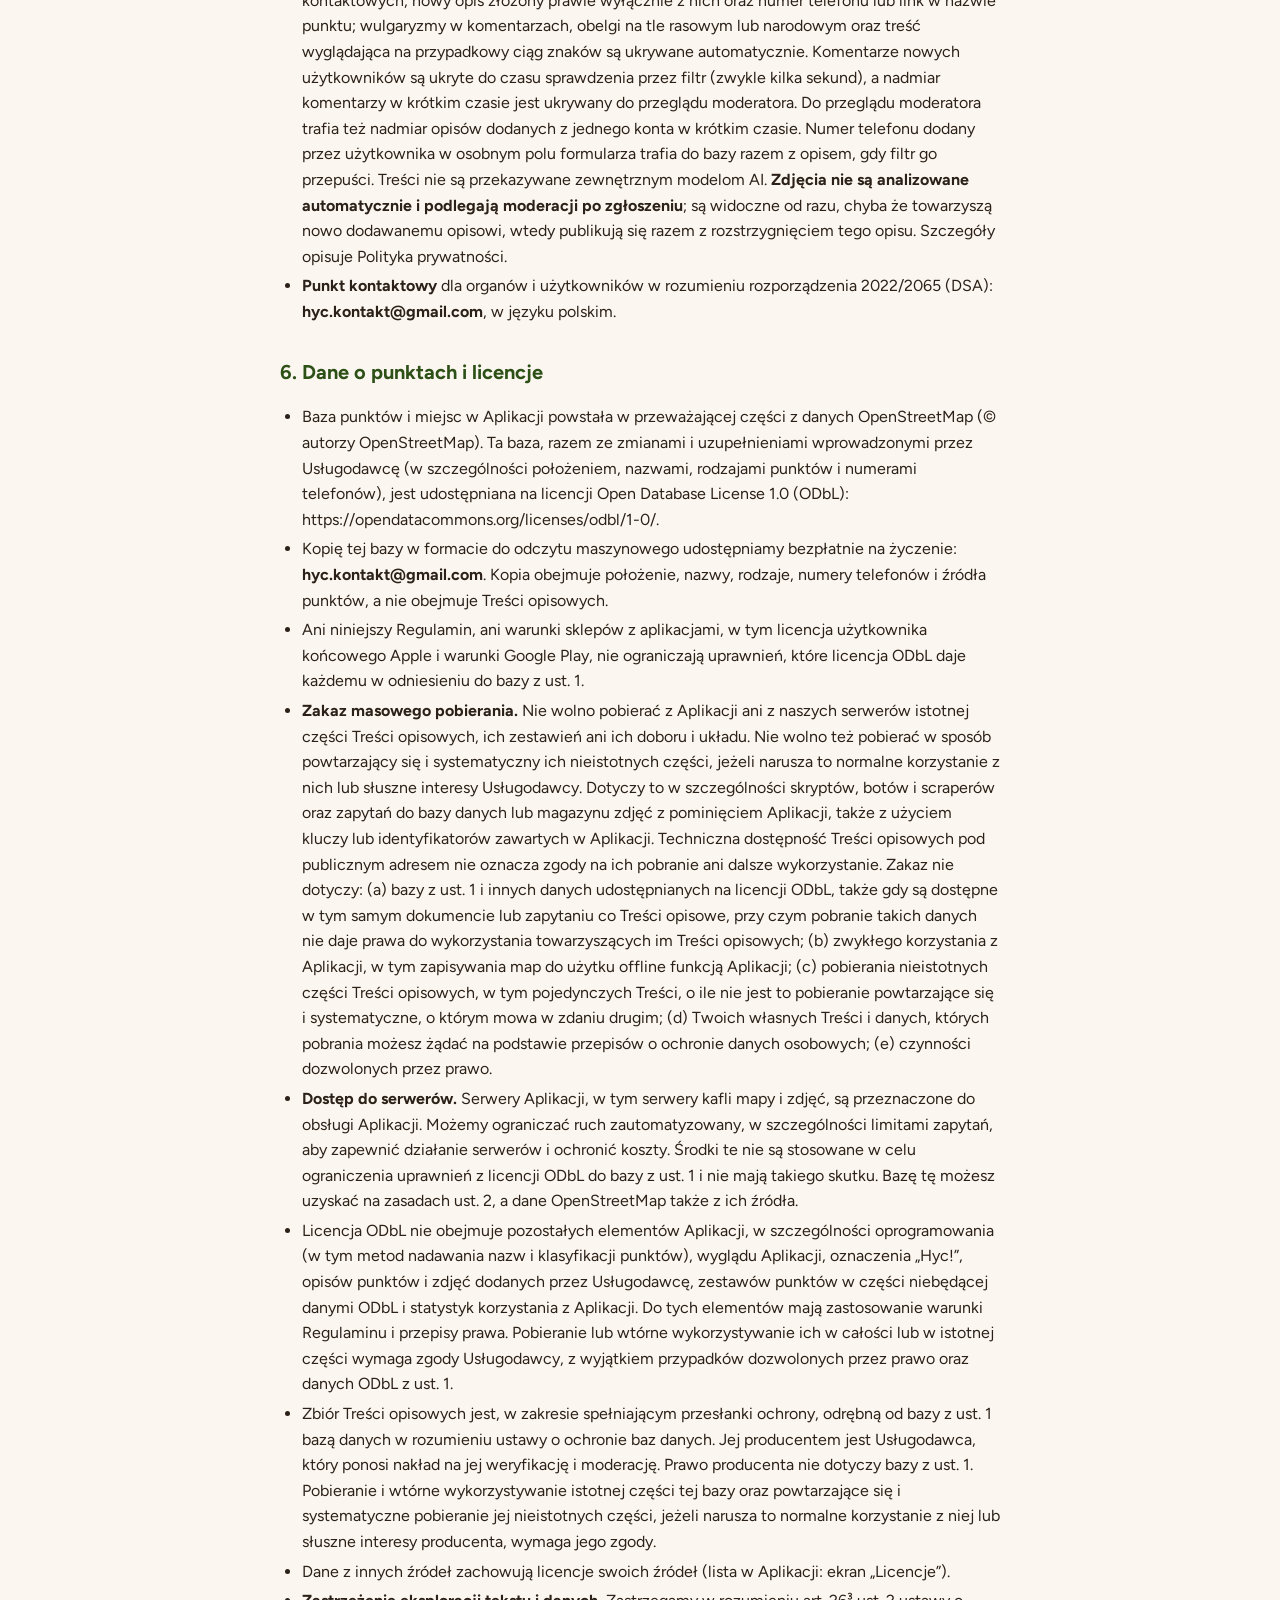
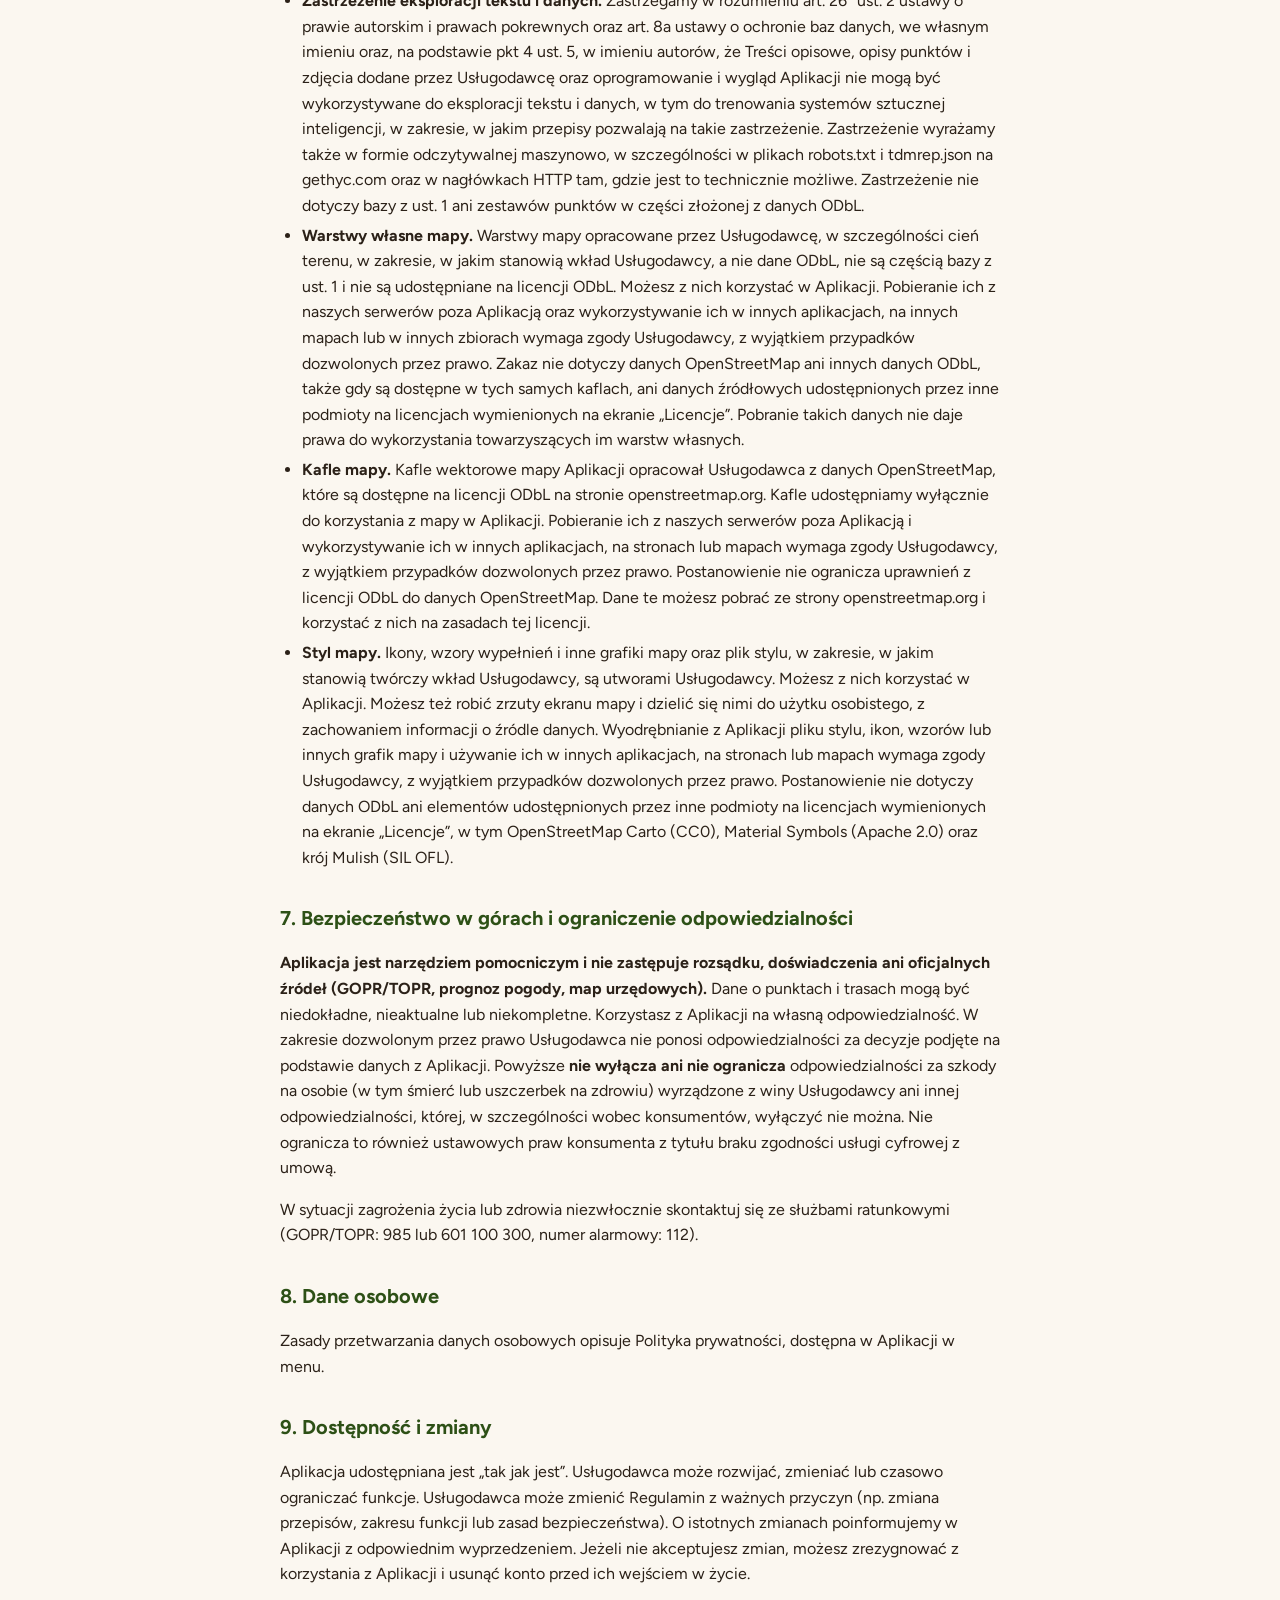
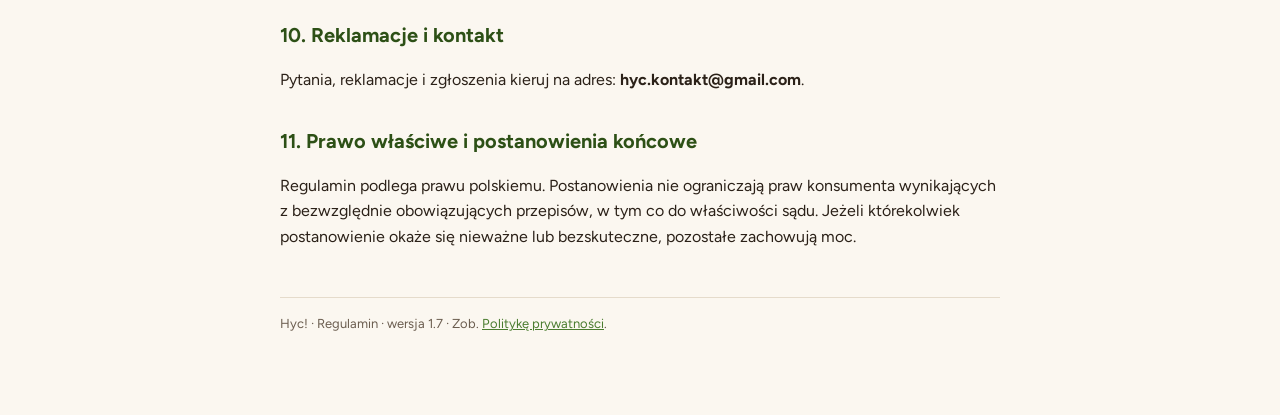
<file: legal/eula.html>
<!DOCTYPE html>
<html lang="pl">
<head>
<meta charset="utf-8">
<meta name="viewport" content="width=device-width, initial-scale=1">
<link rel="canonical" href="https://gethyc.com/legal/eula.html">
<title>Regulamin aplikacji Hyc!</title>
<meta name="description" content="Regulamin aplikacji Hyc!: konto, dodawanie punktów i zdjęć, moderacja, licencje danych, bezpieczeństwo w górach i reklamacje.">
<link rel="stylesheet" href="_style.css">
</head>
<body>
<div class="wrap">
<header>
  <h1>Regulamin korzystania z aplikacji</h1>
  <div class="meta">Hyc! · Wersja 1.7 · obowiązuje od <strong>7 listopada 2026 r.</strong></div>
</header>

<div class="nav"><a href="privacy.html">→ Polityka prywatności</a> · <a href="warunki_bezpiecznego_korzystania.html">→ Warunki bezpiecznego korzystania</a></div>

<h2>1. Postanowienia ogólne</h2>
<p>Niniejszy regulamin („Regulamin”) określa zasady korzystania z aplikacji mobilnej <strong>Hyc!</strong> („Aplikacja”). Usługodawcą jest <strong>Józef Kołaczyk, ul. Piątkowska 43/49, 60-645 Poznań</strong>, działający jako osoba fizyczna („Usługodawca”). Kontakt: <strong>hyc.kontakt@gmail.com</strong>.</p>
<p>Instalując lub korzystając z Aplikacji, akceptujesz Regulamin. Jeśli się z nim nie zgadzasz, nie korzystaj z Aplikacji. Aplikacja jest udostępniana bezpłatnie.</p>
<p>Regulamin zawierasz z Usługodawcą, a nie z Apple ani Google. Apple i Google nie odpowiadają za Aplikację, jej utrzymanie ani wsparcie. Poza Regulaminem obowiązują Cię warunki sklepu, z którego pobrano Aplikację (dla Apple: standardowa umowa licencyjna użytkownika końcowego Apple), z zastrzeżeniem pkt 6 ust. 3.</p>
<h2>2. Czym jest Aplikacja</h2>
<p>Aplikacja pomaga odnaleźć i nawigować do najbliższego użytecznego punktu w terenie (schronienia górskiego, noclegu, sklepu, punktu gastronomicznego itp.) na podstawie pozycji GPS użytkownika oraz danych o punktach. Dane o punktach pochodzą z różnych źródeł, w tym z publicznie dostępnych informacji, własnych ustaleń i weryfikacji, oraz od użytkowników i mają charakter informacyjny. Korzystanie z podstawowych funkcji (przeglądanie mapy, nawigacja) nie wymaga założenia konta.</p>
<h2>3. Zasady korzystania i konto użytkownika</h2>
<ul>
  <li>Z Aplikacji korzystasz na własną odpowiedzialność i zgodnie z obowiązującym prawem. Nie wolno zakłócać działania Aplikacji ani wprowadzać treści niezgodnych z prawem, obraźliwych lub wprowadzających w błąd.</li>
  <li>Założenie konta jest dobrowolne i wymagane tylko dla funkcji społecznościowych (dodawanie opisów, komentarzy, zapisywanie i dodawanie punktów). Rejestracja możliwa jest przez e-mail i hasło, konto Google lub konto Apple.</li>
  <li>Konto możesz założyć, jeśli masz ukończone <strong>16 lat</strong>. Przeglądanie mapy i nawigacja nie wymagają konta.</li>
  <li>Odpowiadasz za poufność danych logowania i za działania wykonane na Twoim koncie.</li>
  <li>Nazwa wyświetlana jest widoczna publicznie i możesz ją zmienić w Profilu. Nie wolno używać nazwy, która podszywa się pod zespół Aplikacji lub moderatorów albo zawiera adres e-mail lub link. Konto z nazwą naruszającą Regulamin może zostać zablokowane.</li>
  <li>Konto możesz w każdej chwili usunąć w Aplikacji (Profil, Usuń konto).</li>
</ul>
<h2>4. Treści użytkownika (UGC)</h2>
<p>„Treści” to treści dodawane przez użytkowników, w tym opisy, komentarze, nazwy, punkty (wraz ze współrzędnymi) i zdjęcia. Opisy, komentarze i zdjęcia dodane przez użytkowników nazywamy w Regulaminie „Treściami opisowymi”.</p>
<ul>
  <li>Zachowujesz prawa do swoich Treści. Publikując je, udzielasz Usługodawcy niewyłącznej, nieodpłatnej licencji, obowiązującej na całym świecie, na czas, przez który Treść jest dostępna w Aplikacji, na następujących polach eksploatacji: utrwalanie i zwielokrotnianie dowolną techniką (w tym cyfrową), wprowadzanie do pamięci komputera, publiczne udostępnianie w taki sposób, aby każdy mógł mieć do Treści dostęp w miejscu i czasie przez siebie wybranym, wyświetlanie, rozpowszechnianie w Aplikacji oraz opracowywanie (w tym skracanie i korekta redakcyjna), w celu świadczenia i rozwoju Aplikacji. Prawo do sublicencji ograniczone jest do dostawców działających na zlecenie Usługodawcy (podmiotów przetwarzających). Wyrażasz zgodę na zmiany techniczne niezbędne do wyświetlania Treści w Aplikacji, takie jak kadrowanie, zmiana rozmiaru i kompresja zdjęć oraz skracanie tekstów, bez zmiany ich sensu.</li>
  <li>Dane faktograficzne o punktach dodanych lub poprawionych przez Ciebie (położenie, nazwa, rodzaj, numer telefonu), bez Twojej nazwy i identyfikatora konta, wchodzą do bazy punktów udostępnianej na licencji ODbL (pkt 6) także po usunięciu konta; udzielasz Usługodawcy prawa do udostępniania tych danych na licencji ODbL.</li>
  <li>Treści opisowe, o ile stanowią utwór w rozumieniu ustawy o prawie autorskim i prawach pokrewnych, pozostają chronione prawami autorskimi ich autorów. Nie są częścią bazy udostępnianej na licencji ODbL, a licencja ODbL ich nie obejmuje. Powiązanie Treści opisowych z punktem (identyfikatorem) nie czyni ich częścią bazy ODbL. Udzielona przez Ciebie licencja nie przenosi na Usługodawcę ani praw autorskich do Treści opisowych, ani praw osobistych ich autorów.</li>
  <li>Usługodawca nie nabywa praw do dochodzenia roszczeń z Twoich praw autorskich. Nie ogranicza to własnych praw Usługodawcy jako producenta bazy ani jego uprawnień wynikających z Regulaminu. Jeżeli osoba trzecia skopiuje Twoje Treści opisowe bez zgody, Usługodawca może zwrócić się do Ciebie o wystąpienie z roszczeniem lub o udzielenie pełnomocnictwa. Decyzja należy do Ciebie.</li>
  <li>Upoważniasz Usługodawcę do złożenia w Twoim imieniu zastrzeżenia, o którym mowa w art. 26³ ust. 2 ustawy o prawie autorskim i prawach pokrewnych, w odniesieniu do Twoich Treści opisowych, o ile stanowią utwór. Upoważnienie dotyczy wyłącznie tego zastrzeżenia, nie obejmuje dochodzenia roszczeń i możesz je odwołać w każdej chwili mailem na adres kontaktowy. Wygasa ono także wraz z usunięciem Treści z Aplikacji. Po odwołaniu Usługodawca nie powołuje się na to zastrzeżenie w odniesieniu do Twoich Treści.</li>
  <li>Usługodawca może wykorzystywać Treści w formie <strong>zanonimizowanej i zagregowanej</strong> (bez powiązania z Twoją tożsamością) do celów statystycznych i rozwoju Aplikacji oraz udostępniać osobom trzecim wyłącznie takie zestawienia zagregowane, z których nie da się zidentyfikować użytkownika. Publicznie udostępnione opisy punktów mogą pozostać elementem punktu również po usunięciu Twojego konta (w formie zanonimizowanej).</li>
  <li>Oświadczasz, że masz prawo do publikowanych Treści i że nie naruszają one praw osób trzecich.</li>
  <li><strong>Publikując zdjęcie przedstawiające możliwą do zidentyfikowania osobę inną niż Ty, oświadczasz, że masz zgodę tej osoby na rozpowszechnianie jej wizerunku</strong> (art. 81 ustawy o prawie autorskim i prawach pokrewnych), chyba że osoba ta jest jedynie szczegółem całości, takiej jak krajobraz, grupa osób lub impreza publiczna. Nie publikuj zdjęć z wizerunkiem osoby poniżej 18 roku życia bez zgody jej opiekuna prawnego.</li>
  <li>Zabronione są treści: niezgodne z prawem, obraźliwe, wprowadzające w błąd co do bezpieczeństwa miejsca, spam, dane osobowe osób trzecich, <strong>wizerunek osób trzecich bez ich zgody</strong> oraz treści naruszające prawa autorskie.</li>
</ul>
<h2>5. Moderacja, zgłoszenia i odwołania</h2>
<ul>
  <li><strong>Zgłaszanie.</strong> Treść możesz zgłosić w Aplikacji (przycisk zgłoszenia przy punkcie lub komentarzu) albo mailem na adres <strong>hyc.kontakt@gmail.com</strong>. W zgłoszeniu mailowym wskaż, której treści dotyczy (nazwa lub identyfikator punktu oraz komentarz albo zdjęcie), dlaczego uważasz ją za niezgodną z prawem lub Regulaminem oraz podaj swoje dane kontaktowe. Rozpatrujemy zgłoszenia bez zbędnej zwłoki i informujemy zgłaszającego o decyzji. Wykorzystanie Treści opisowych poza Aplikacją możesz też zgłosić na adres kontaktowy.</li>
  <li><strong>Środki.</strong> Usługodawca może ukryć lub usunąć Treści naruszające Regulamin lub prawo oraz zawiesić lub usunąć konto naruszające zasady, proporcjonalnie do naruszenia. Moderator może zablokować konto użytkownika naruszającego Regulamin. Konto może zostać zablokowane także automatycznie w razie seryjnego spamu (kilka treści odrzuconych przez filtr przy jednoczesnym przekroczeniu limitu komentarzy); w takim przypadku możesz żądać rozpatrzenia przez człowieka.</li>
  <li><strong>Powody i odwołanie.</strong> O ukryciu treści informujemy autora w Aplikacji (status przy treści). Powód ukrycia treści, zawieszenia lub zablokowania konta podajemy mailem na Twoją prośbę wysłaną na adres kontaktowy, w ciągu 14 dni. Od decyzji możesz się odwołać mailem na adres kontaktowy; odwołanie rozpatruje człowiek.</li>
  <li><strong>Filtr automatyczny.</strong> Opisy, nazwy punktów i komentarze sprawdza automatyczny filtr słów i wzorców działający w naszym backendzie. Treść wątpliwa (np. groźby, wulgaryzmy w opisie, wiele linków, numerów telefonu lub adresów e-mail naraz, treść wyglądająca na reklamę lub spam) trafia do przeglądu moderatora i do jego decyzji bywa ukryta; pojedynczy link, numer telefonu lub adres e-mail w opisie lub komentarzu jest dozwolony, ale do przeglądu moderatora trafia kontakt podany razem z hasłem reklamowym, komentarz złożony wyłącznie z danych kontaktowych, nowy opis złożony prawie wyłącznie z nich oraz numer telefonu lub link w nazwie punktu; wulgaryzmy w komentarzach, obelgi na tle rasowym lub narodowym oraz treść wyglądająca na przypadkowy ciąg znaków są ukrywane automatycznie. Komentarze nowych użytkowników są ukryte do czasu sprawdzenia przez filtr (zwykle kilka sekund), a nadmiar komentarzy w krótkim czasie jest ukrywany do przeglądu moderatora. Do przeglądu moderatora trafia też nadmiar opisów dodanych z jednego konta w krótkim czasie. Numer telefonu dodany przez użytkownika w osobnym polu formularza trafia do bazy razem z opisem, gdy filtr go przepuści. Treści nie są przekazywane zewnętrznym modelom AI. <strong>Zdjęcia nie są analizowane automatycznie i podlegają moderacji po zgłoszeniu</strong>; są widoczne od razu, chyba że towarzyszą nowo dodawanemu opisowi, wtedy publikują się razem z rozstrzygnięciem tego opisu. Szczegóły opisuje Polityka prywatności.</li>
  <li><strong>Punkt kontaktowy</strong> dla organów i użytkowników w rozumieniu rozporządzenia 2022/2065 (DSA): <strong>hyc.kontakt@gmail.com</strong>, w języku polskim.</li>
</ul>
<h2>6. Dane o punktach i licencje</h2>
<ul>
  <li>Baza punktów i miejsc w Aplikacji powstała w przeważającej części z danych OpenStreetMap (© autorzy OpenStreetMap). Ta baza, razem ze zmianami i uzupełnieniami wprowadzonymi przez Usługodawcę (w szczególności położeniem, nazwami, rodzajami punktów i numerami telefonów), jest udostępniana na licencji Open Database License 1.0 (ODbL): https://opendatacommons.org/licenses/odbl/1-0/.</li>
  <li>Kopię tej bazy w formacie do odczytu maszynowego udostępniamy bezpłatnie na życzenie: <strong>hyc.kontakt@gmail.com</strong>. Kopia obejmuje położenie, nazwy, rodzaje, numery telefonów i źródła punktów, a nie obejmuje Treści opisowych.</li>
  <li>Ani niniejszy Regulamin, ani warunki sklepów z aplikacjami, w tym licencja użytkownika końcowego Apple i warunki Google Play, nie ograniczają uprawnień, które licencja ODbL daje każdemu w odniesieniu do bazy z ust. 1.</li>
  <li><strong>Zakaz masowego pobierania.</strong> Nie wolno pobierać z Aplikacji ani z naszych serwerów istotnej części Treści opisowych, ich zestawień ani ich doboru i układu. Nie wolno też pobierać w sposób powtarzający się i systematyczny ich nieistotnych części, jeżeli narusza to normalne korzystanie z nich lub słuszne interesy Usługodawcy. Dotyczy to w szczególności skryptów, botów i scraperów oraz zapytań do bazy danych lub magazynu zdjęć z pominięciem Aplikacji, także z użyciem kluczy lub identyfikatorów zawartych w Aplikacji. Techniczna dostępność Treści opisowych pod publicznym adresem nie oznacza zgody na ich pobranie ani dalsze wykorzystanie. Zakaz nie dotyczy: (a) bazy z ust. 1 i innych danych udostępnianych na licencji ODbL, także gdy są dostępne w tym samym dokumencie lub zapytaniu co Treści opisowe, przy czym pobranie takich danych nie daje prawa do wykorzystania towarzyszących im Treści opisowych; (b) zwykłego korzystania z Aplikacji, w tym zapisywania map do użytku offline funkcją Aplikacji; (c) pobierania nieistotnych części Treści opisowych, w tym pojedynczych Treści, o ile nie jest to pobieranie powtarzające się i systematyczne, o którym mowa w zdaniu drugim; (d) Twoich własnych Treści i danych, których pobrania możesz żądać na podstawie przepisów o ochronie danych osobowych; (e) czynności dozwolonych przez prawo.</li>
  <li><strong>Dostęp do serwerów.</strong> Serwery Aplikacji, w tym serwery kafli mapy i zdjęć, są przeznaczone do obsługi Aplikacji. Możemy ograniczać ruch zautomatyzowany, w szczególności limitami zapytań, aby zapewnić działanie serwerów i ochronić koszty. Środki te nie są stosowane w celu ograniczenia uprawnień z licencji ODbL do bazy z ust. 1 i nie mają takiego skutku. Bazę tę możesz uzyskać na zasadach ust. 2, a dane OpenStreetMap także z ich źródła.</li>
  <li>Licencja ODbL nie obejmuje pozostałych elementów Aplikacji, w szczególności oprogramowania (w tym metod nadawania nazw i klasyfikacji punktów), wyglądu Aplikacji, oznaczenia „Hyc!”, opisów punktów i zdjęć dodanych przez Usługodawcę, zestawów punktów w części niebędącej danymi ODbL i statystyk korzystania z Aplikacji. Do tych elementów mają zastosowanie warunki Regulaminu i przepisy prawa. Pobieranie lub wtórne wykorzystywanie ich w całości lub w istotnej części wymaga zgody Usługodawcy, z wyjątkiem przypadków dozwolonych przez prawo oraz danych ODbL z ust. 1.</li>
  <li>Zbiór Treści opisowych jest, w zakresie spełniającym przesłanki ochrony, odrębną od bazy z ust. 1 bazą danych w rozumieniu ustawy o ochronie baz danych. Jej producentem jest Usługodawca, który ponosi nakład na jej weryfikację i moderację. Prawo producenta nie dotyczy bazy z ust. 1. Pobieranie i wtórne wykorzystywanie istotnej części tej bazy oraz powtarzające się i systematyczne pobieranie jej nieistotnych części, jeżeli narusza to normalne korzystanie z niej lub słuszne interesy producenta, wymaga jego zgody.</li>
  <li>Dane z innych źródeł zachowują licencje swoich źródeł (lista w Aplikacji: ekran „Licencje”).</li>
  <li><strong>Zastrzeżenie eksploracji tekstu i danych.</strong> Zastrzegamy w rozumieniu art. 26³ ust. 2 ustawy o prawie autorskim i prawach pokrewnych oraz art. 8a ustawy o ochronie baz danych, we własnym imieniu oraz, na podstawie pkt 4 ust. 5, w imieniu autorów, że Treści opisowe, opisy punktów i zdjęcia dodane przez Usługodawcę oraz oprogramowanie i wygląd Aplikacji nie mogą być wykorzystywane do eksploracji tekstu i danych, w tym do trenowania systemów sztucznej inteligencji, w zakresie, w jakim przepisy pozwalają na takie zastrzeżenie. Zastrzeżenie wyrażamy także w formie odczytywalnej maszynowo, w szczególności w plikach robots.txt i tdmrep.json na gethyc.com oraz w nagłówkach HTTP tam, gdzie jest to technicznie możliwe. Zastrzeżenie nie dotyczy bazy z ust. 1 ani zestawów punktów w części złożonej z danych ODbL.</li>
  <li><strong>Warstwy własne mapy.</strong> Warstwy mapy opracowane przez Usługodawcę, w szczególności cień terenu, w zakresie, w jakim stanowią wkład Usługodawcy, a nie dane ODbL, nie są częścią bazy z ust. 1 i nie są udostępniane na licencji ODbL. Możesz z nich korzystać w Aplikacji. Pobieranie ich z naszych serwerów poza Aplikacją oraz wykorzystywanie ich w innych aplikacjach, na innych mapach lub w innych zbiorach wymaga zgody Usługodawcy, z wyjątkiem przypadków dozwolonych przez prawo. Zakaz nie dotyczy danych OpenStreetMap ani innych danych ODbL, także gdy są dostępne w tych samych kaflach, ani danych źródłowych udostępnionych przez inne podmioty na licencjach wymienionych na ekranie „Licencje”. Pobranie takich danych nie daje prawa do wykorzystania towarzyszących im warstw własnych.</li>
  <li><strong>Kafle mapy.</strong> Kafle wektorowe mapy Aplikacji opracował Usługodawca z danych OpenStreetMap, które są dostępne na licencji ODbL na stronie openstreetmap.org. Kafle udostępniamy wyłącznie do korzystania z mapy w Aplikacji. Pobieranie ich z naszych serwerów poza Aplikacją i wykorzystywanie ich w innych aplikacjach, na stronach lub mapach wymaga zgody Usługodawcy, z wyjątkiem przypadków dozwolonych przez prawo. Postanowienie nie ogranicza uprawnień z licencji ODbL do danych OpenStreetMap. Dane te możesz pobrać ze strony openstreetmap.org i korzystać z nich na zasadach tej licencji.</li>
  <li><strong>Styl mapy.</strong> Ikony, wzory wypełnień i inne grafiki mapy oraz plik stylu, w zakresie, w jakim stanowią twórczy wkład Usługodawcy, są utworami Usługodawcy. Możesz z nich korzystać w Aplikacji. Możesz też robić zrzuty ekranu mapy i dzielić się nimi do użytku osobistego, z zachowaniem informacji o źródle danych. Wyodrębnianie z Aplikacji pliku stylu, ikon, wzorów lub innych grafik mapy i używanie ich w innych aplikacjach, na stronach lub mapach wymaga zgody Usługodawcy, z wyjątkiem przypadków dozwolonych przez prawo. Postanowienie nie dotyczy danych ODbL ani elementów udostępnionych przez inne podmioty na licencjach wymienionych na ekranie „Licencje”, w tym OpenStreetMap Carto (CC0), Material Symbols (Apache 2.0) oraz krój Mulish (SIL OFL).</li>
</ul>
<h2>7. Bezpieczeństwo w górach i ograniczenie odpowiedzialności</h2>
<p><strong>Aplikacja jest narzędziem pomocniczym i nie zastępuje rozsądku, doświadczenia ani oficjalnych źródeł (GOPR/TOPR, prognoz pogody, map urzędowych).</strong> Dane o punktach i trasach mogą być niedokładne, nieaktualne lub niekompletne. Korzystasz z Aplikacji na własną odpowiedzialność. W zakresie dozwolonym przez prawo Usługodawca nie ponosi odpowiedzialności za decyzje podjęte na podstawie danych z Aplikacji. Powyższe <strong>nie wyłącza ani nie ogranicza</strong> odpowiedzialności za szkody na osobie (w tym śmierć lub uszczerbek na zdrowiu) wyrządzone z winy Usługodawcy ani innej odpowiedzialności, której, w szczególności wobec konsumentów, wyłączyć nie można. Nie ogranicza to również ustawowych praw konsumenta z tytułu braku zgodności usługi cyfrowej z umową.</p>
<p>W sytuacji zagrożenia życia lub zdrowia niezwłocznie skontaktuj się ze służbami ratunkowymi (GOPR/TOPR: 985 lub 601 100 300, numer alarmowy: 112).</p>
<h2>8. Dane osobowe</h2>
<p>Zasady przetwarzania danych osobowych opisuje Polityka prywatności, dostępna w Aplikacji w menu.</p>
<h2>9. Dostępność i zmiany</h2>
<p>Aplikacja udostępniana jest „tak jak jest”. Usługodawca może rozwijać, zmieniać lub czasowo ograniczać funkcje. Usługodawca może zmienić Regulamin z ważnych przyczyn (np. zmiana przepisów, zakresu funkcji lub zasad bezpieczeństwa). O istotnych zmianach poinformujemy w Aplikacji z odpowiednim wyprzedzeniem. Jeżeli nie akceptujesz zmian, możesz zrezygnować z korzystania z Aplikacji i usunąć konto przed ich wejściem w życie.</p>
<h2>10. Reklamacje i kontakt</h2>
<p>Pytania, reklamacje i zgłoszenia kieruj na adres: <strong>hyc.kontakt@gmail.com</strong>.</p>
<h2>11. Prawo właściwe i postanowienia końcowe</h2>
<p>Regulamin podlega prawu polskiemu. Postanowienia nie ograniczają praw konsumenta wynikających z bezwzględnie obowiązujących przepisów, w tym co do właściwości sądu. Jeżeli którekolwiek postanowienie okaże się nieważne lub bezskuteczne, pozostałe zachowują moc.</p>

<footer>
  Hyc! · Regulamin · wersja 1.7 ·
  Zob. <a href="privacy.html">Politykę prywatności</a>.
</footer>
</div>
</body>
</html>
</file>
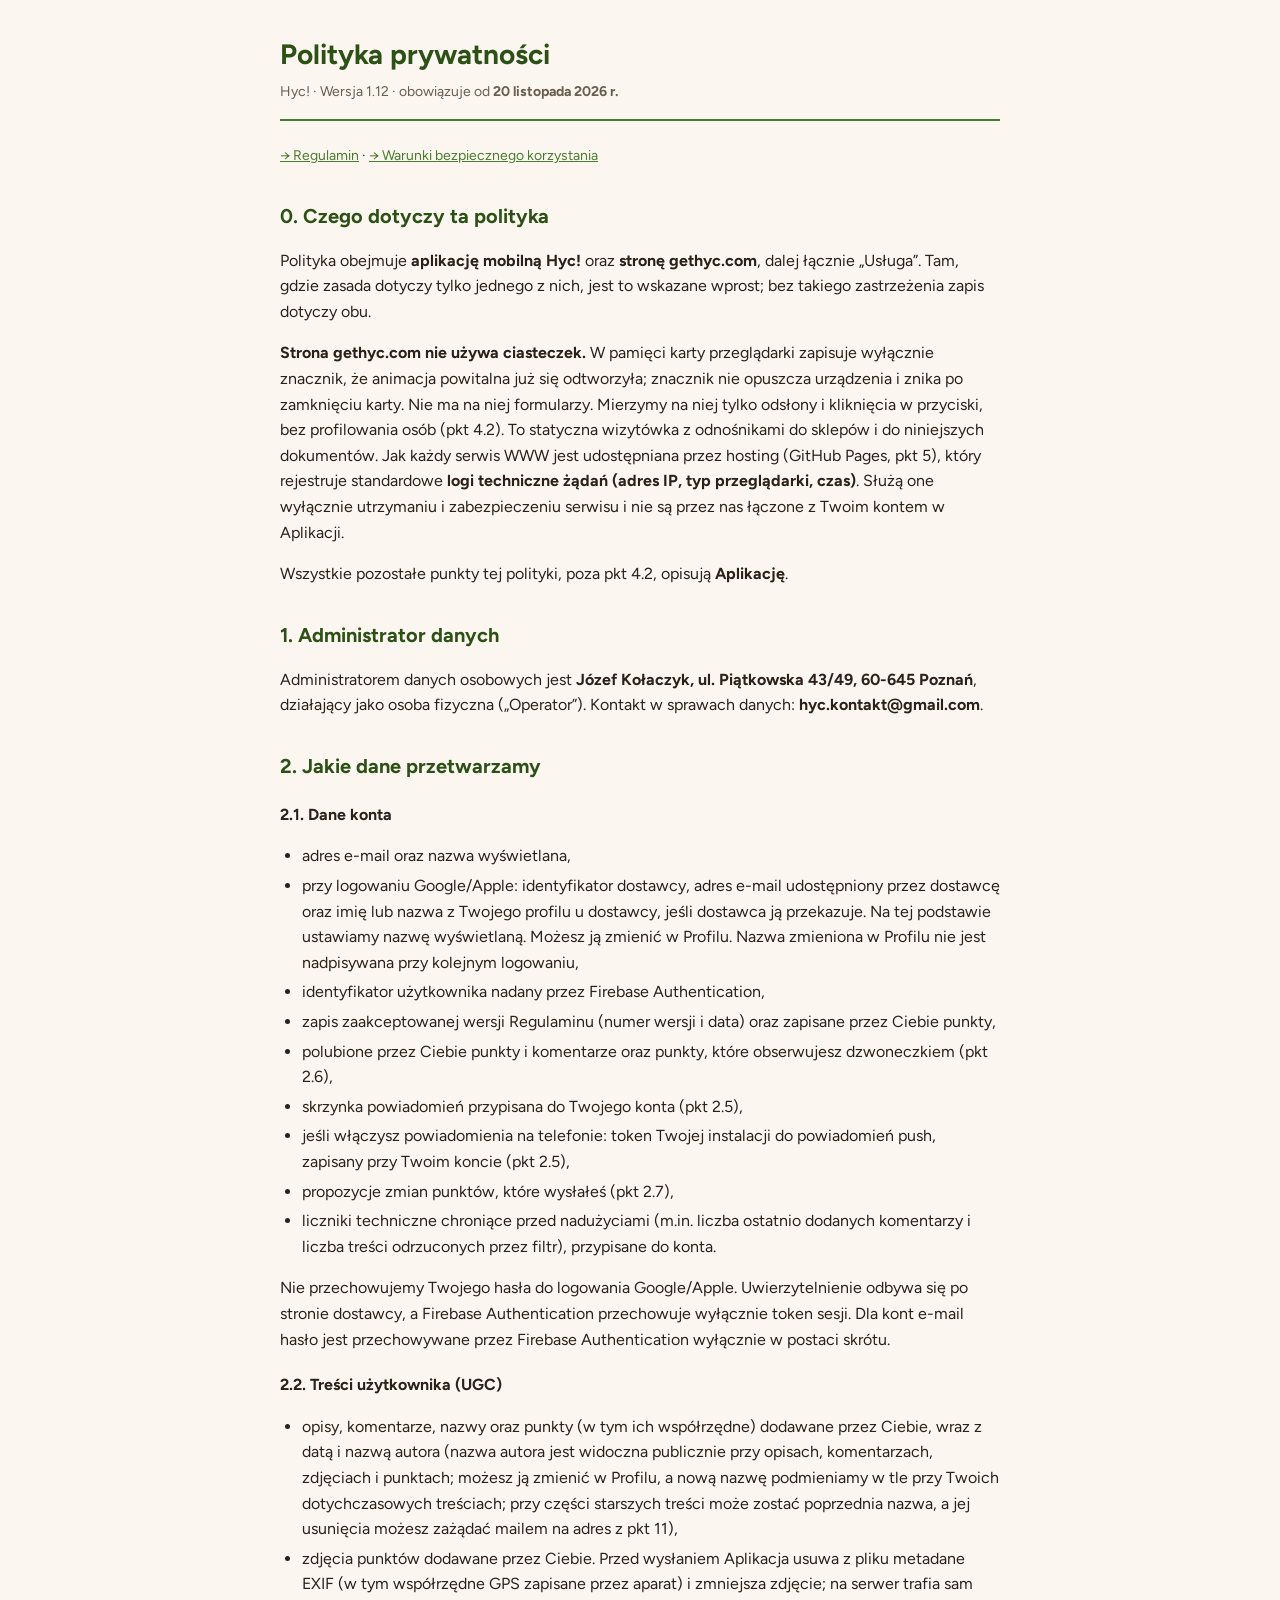
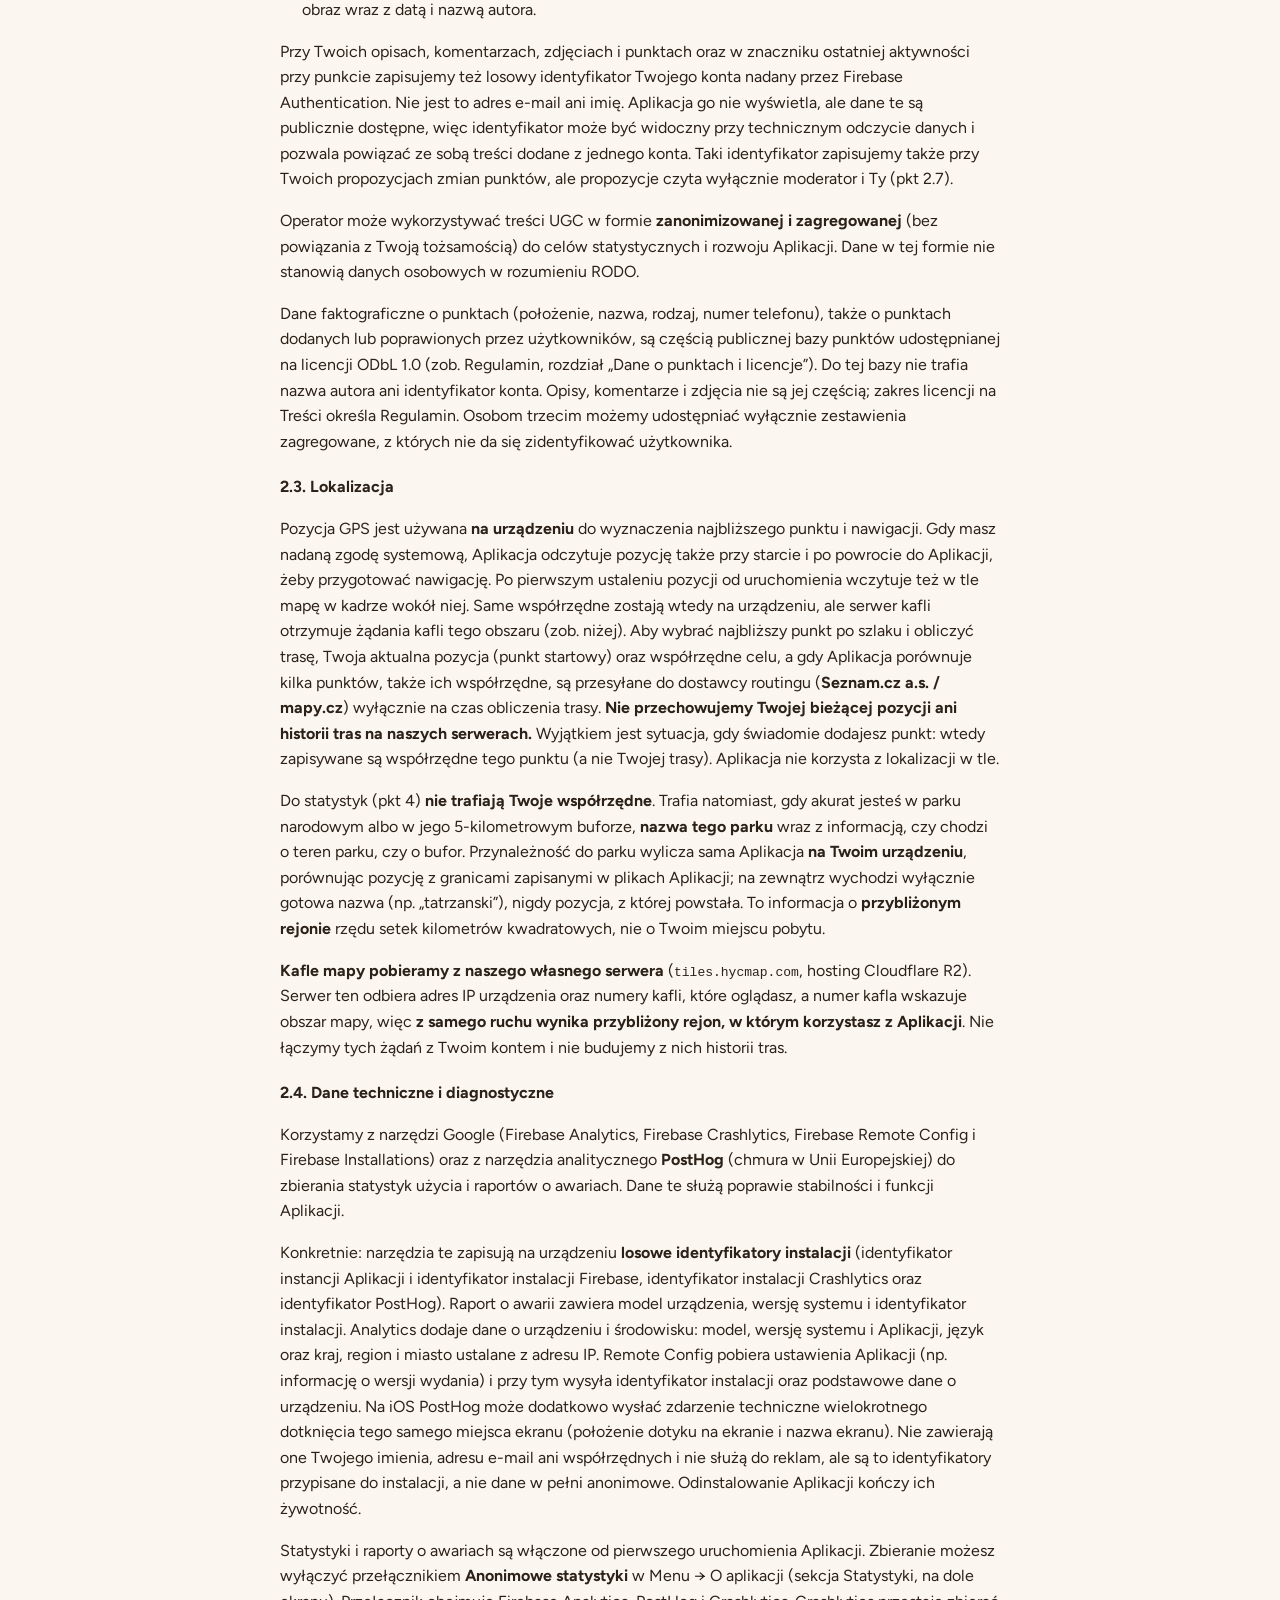
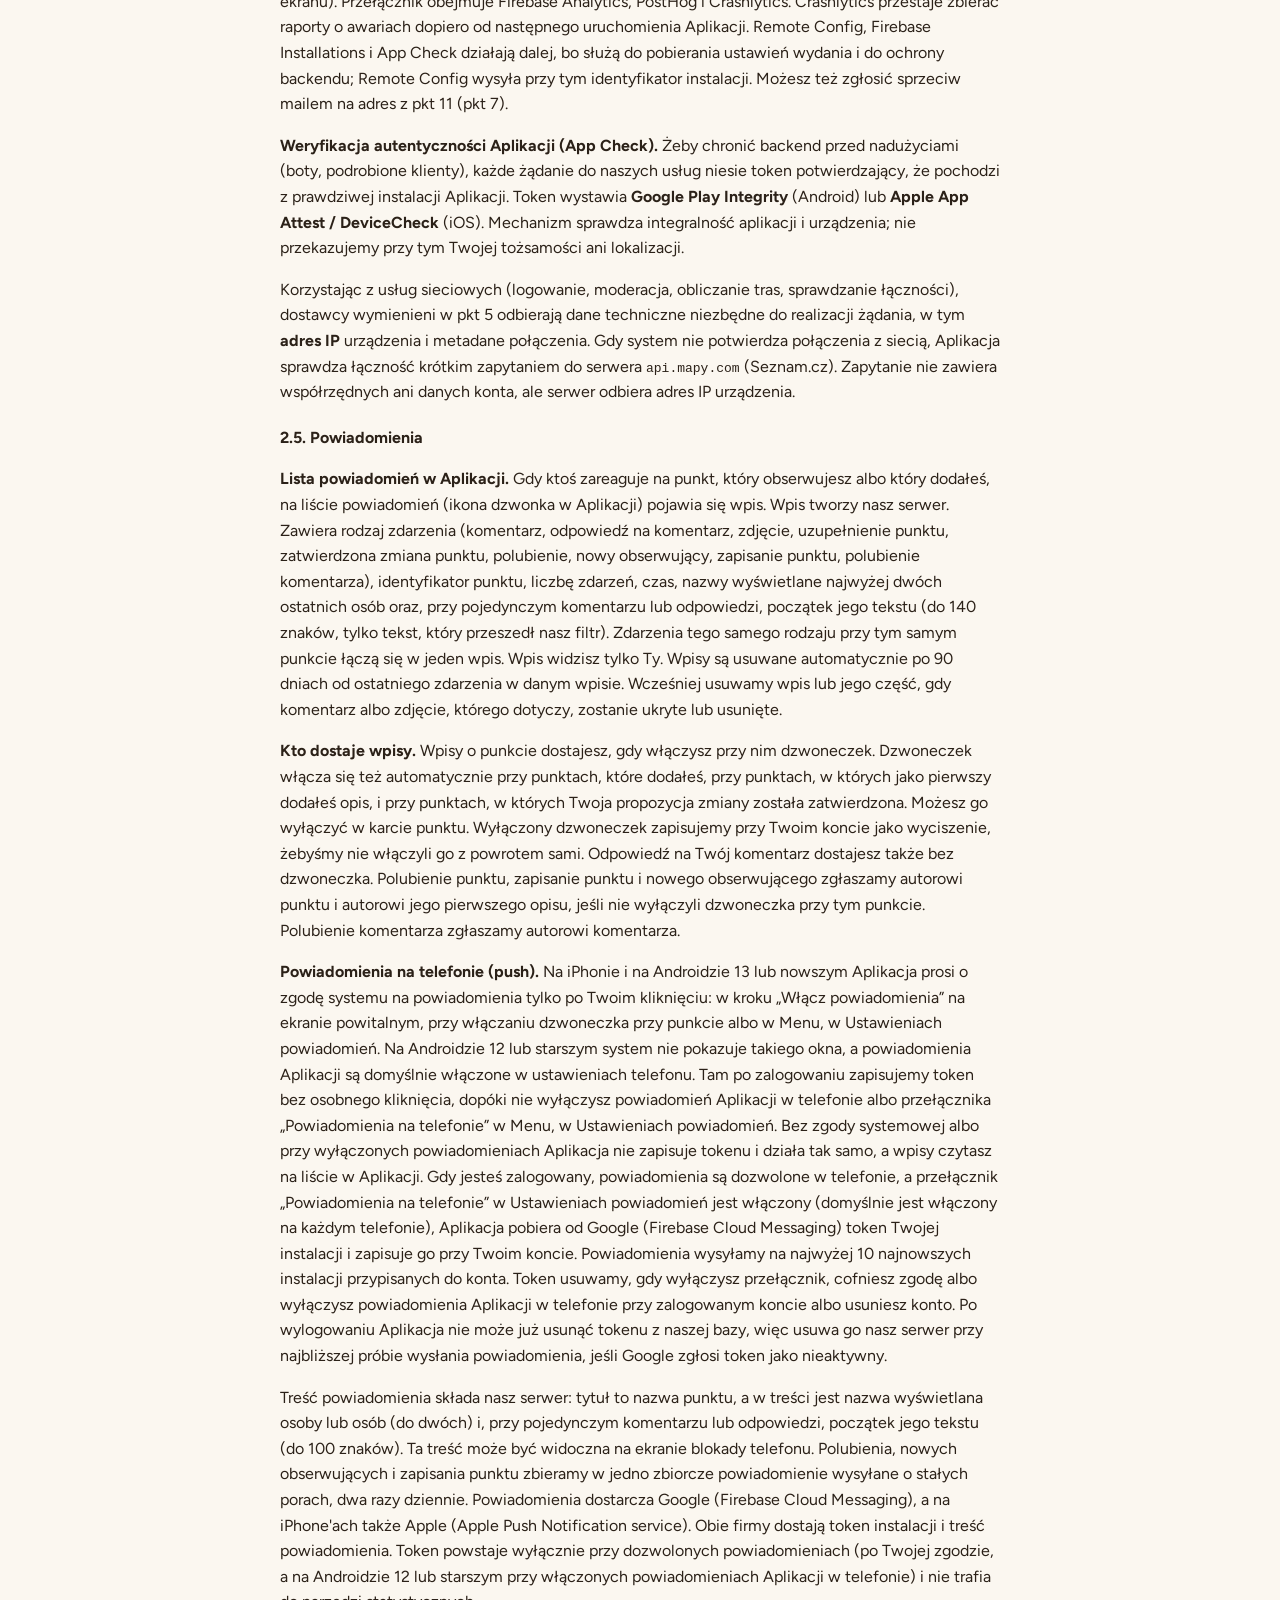
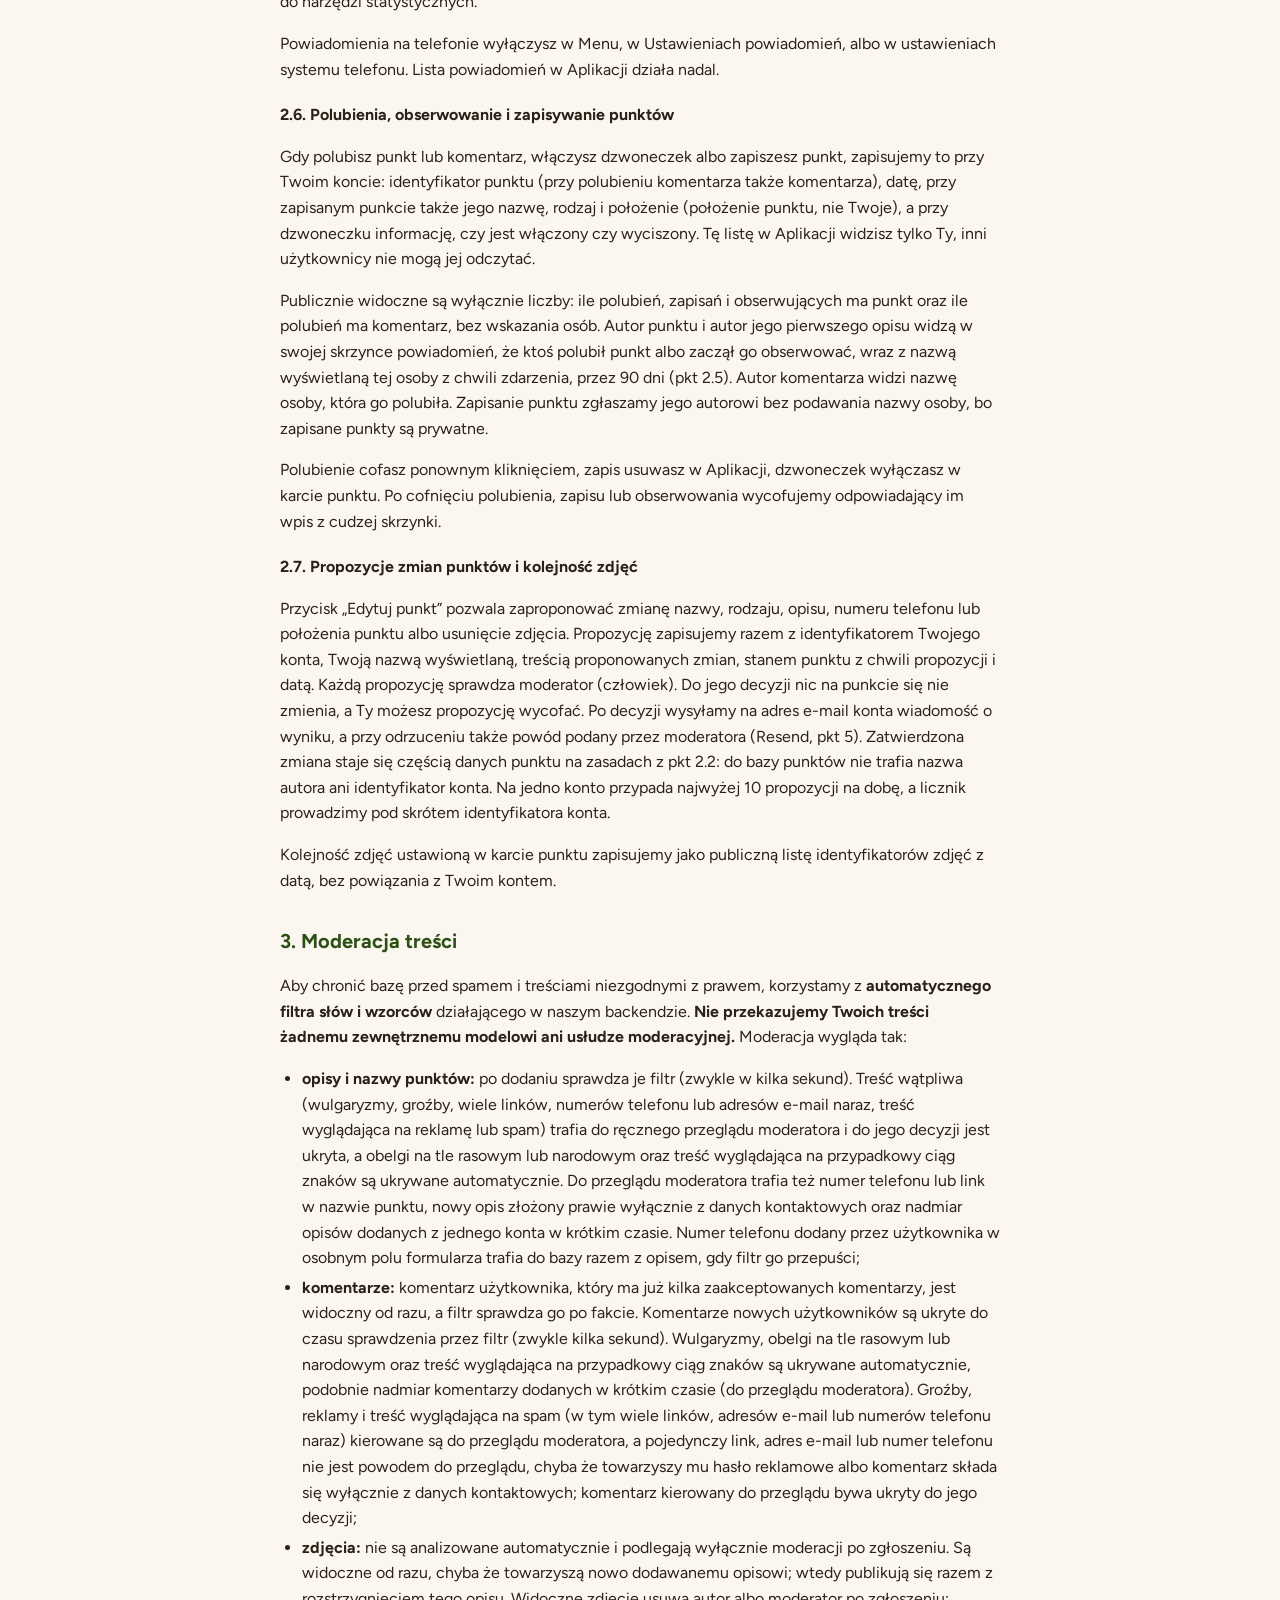
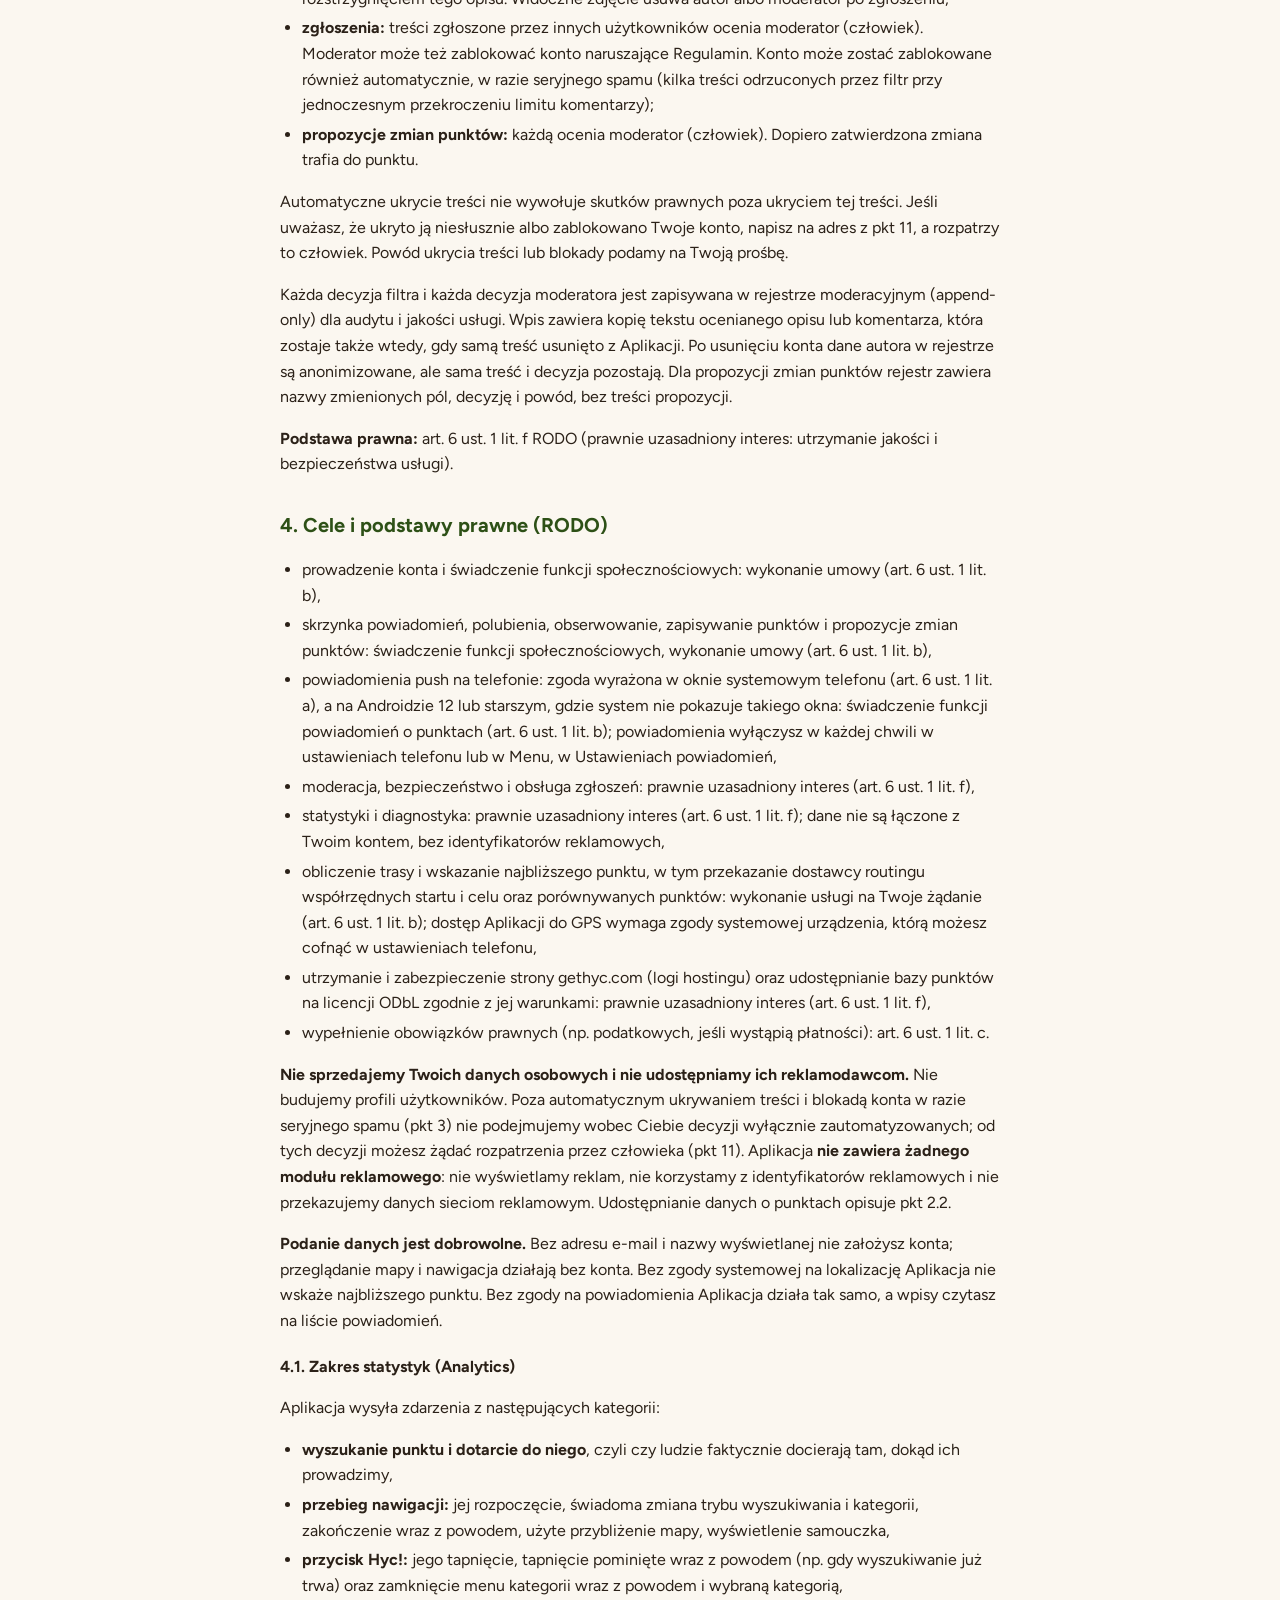
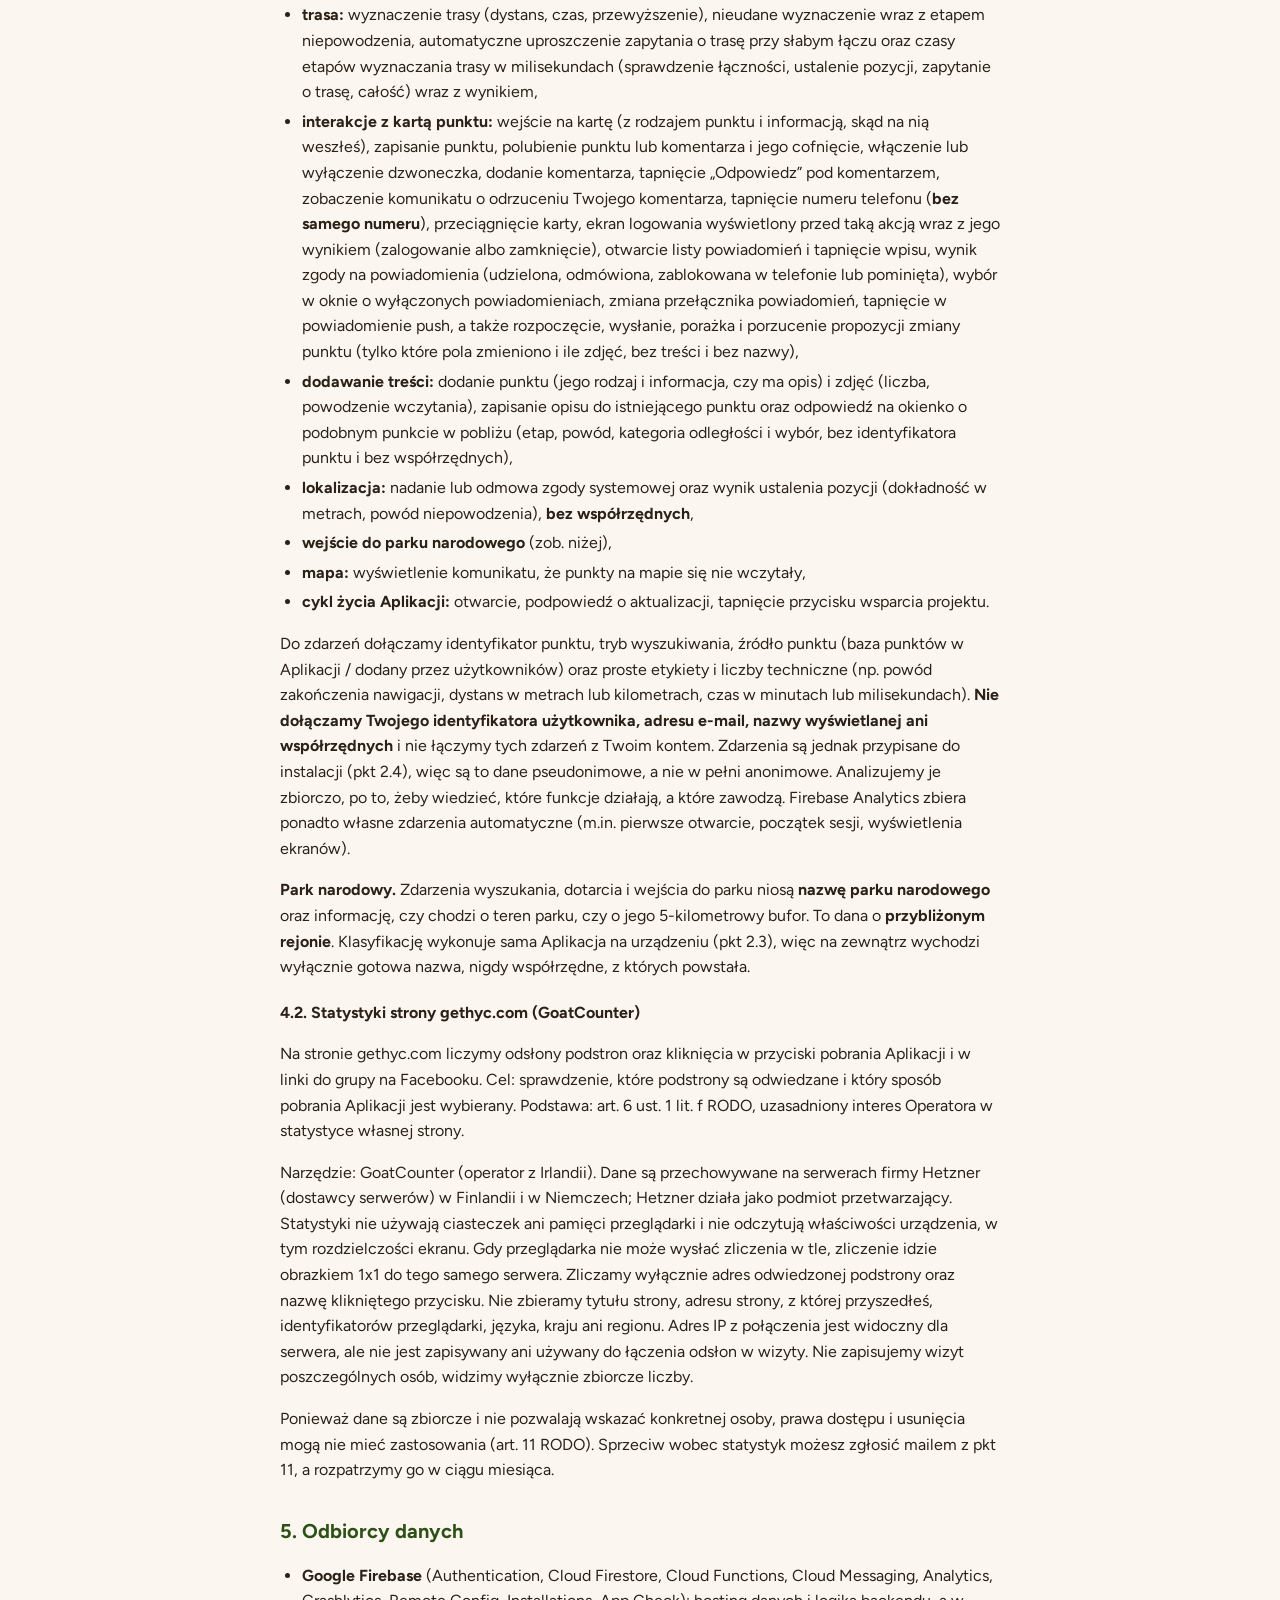
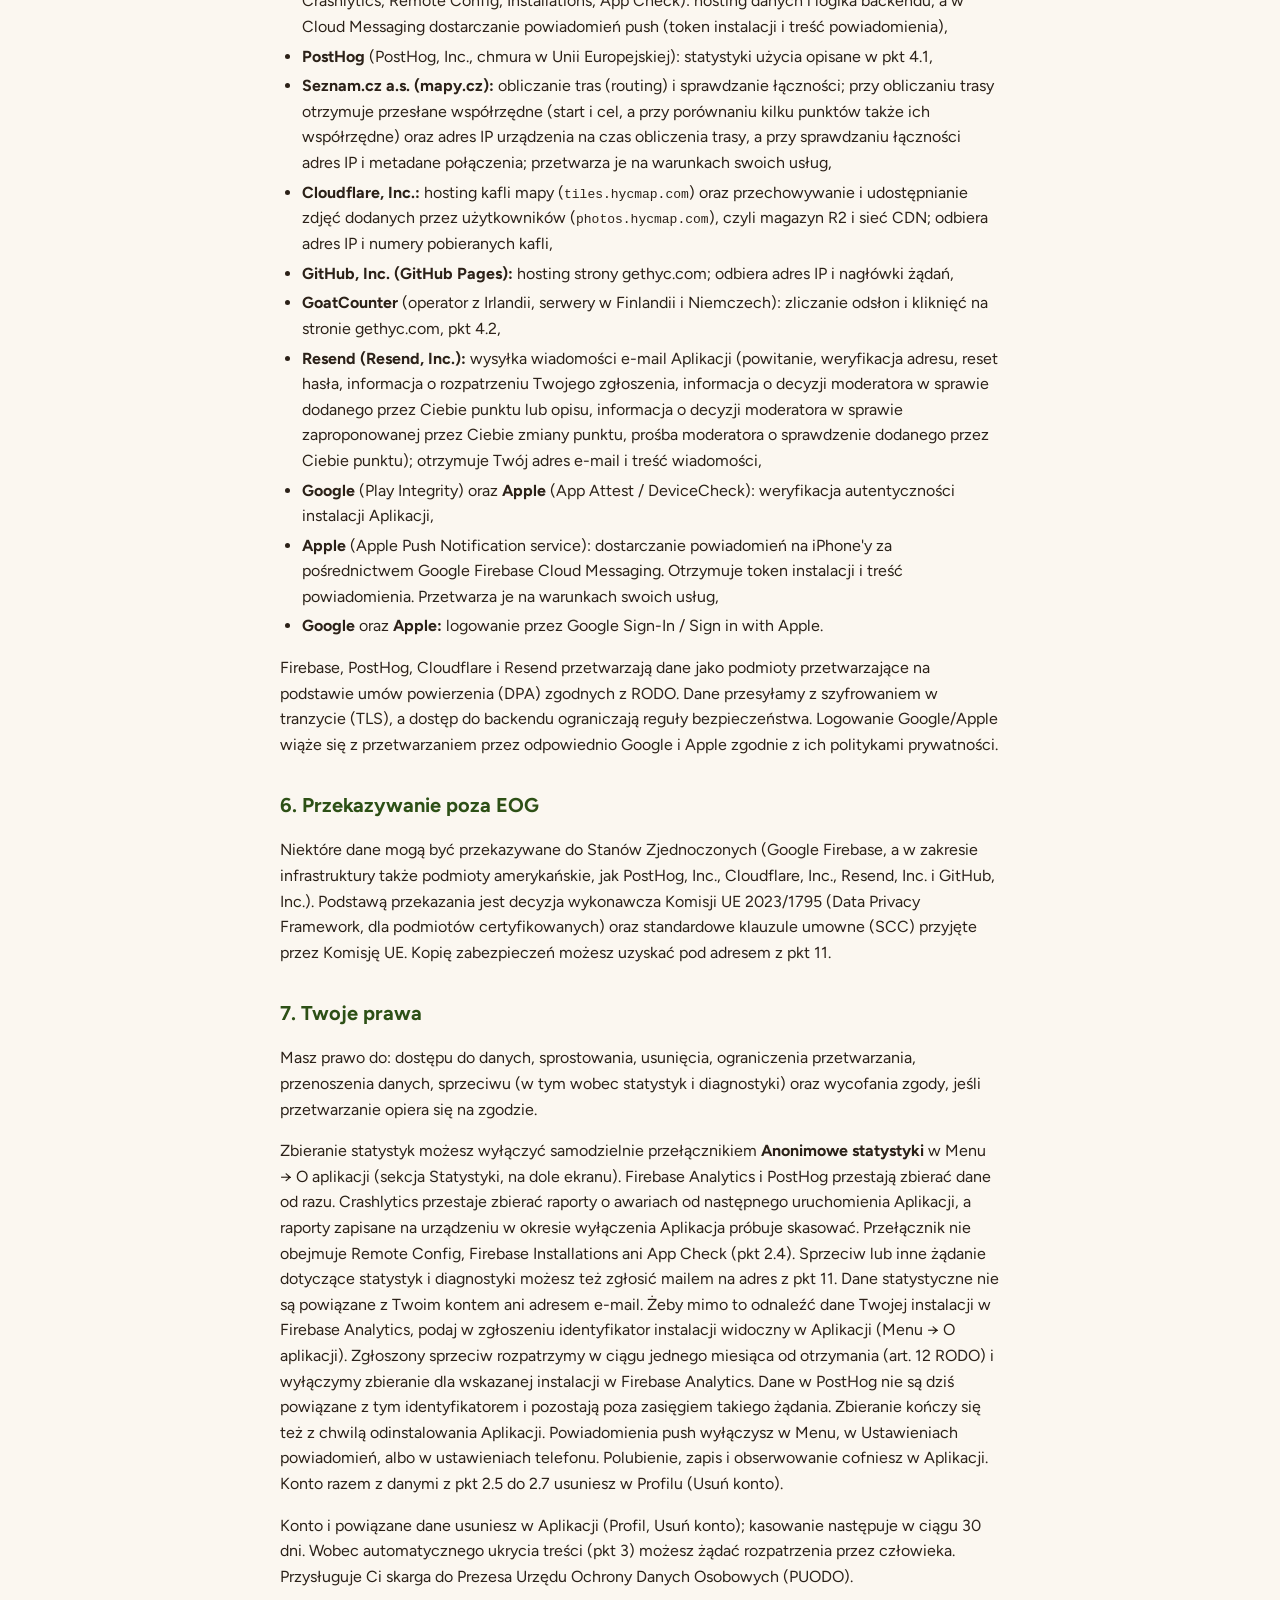
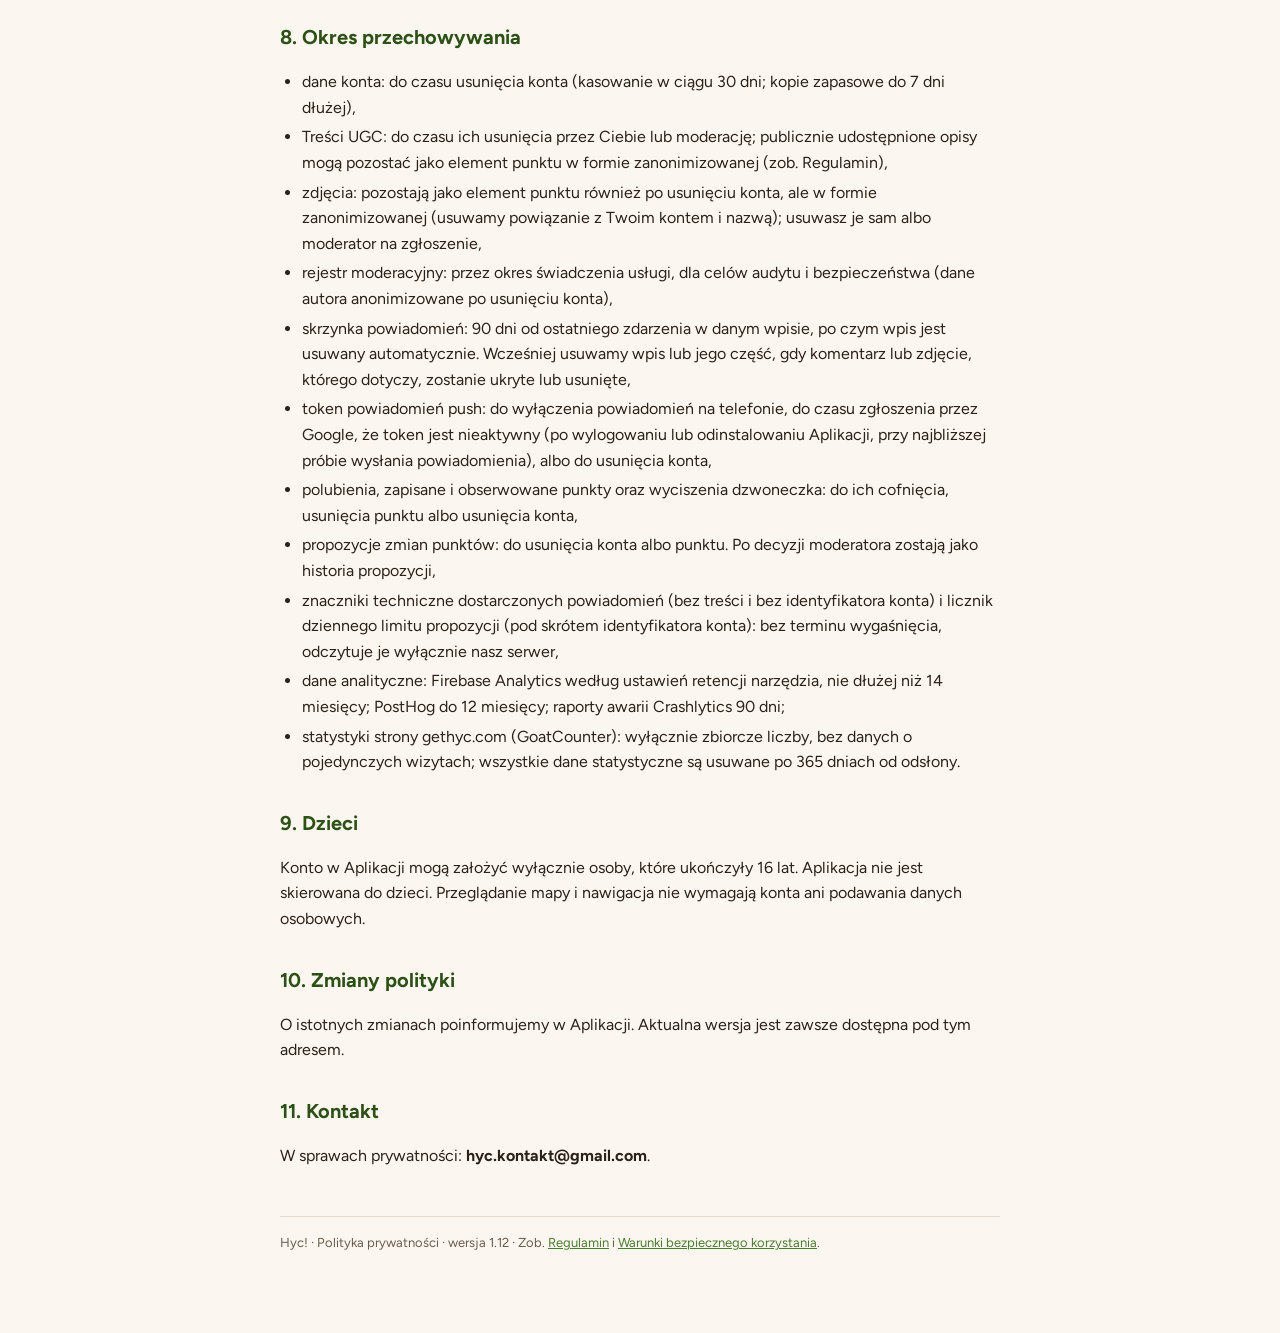
<file: legal/privacy.html>
<!DOCTYPE html>
<html lang="pl">
<head>
<meta charset="utf-8">
<meta name="viewport" content="width=device-width, initial-scale=1">
<link rel="canonical" href="https://gethyc.com/legal/privacy.html">
<title>Polityka prywatności aplikacji Hyc!</title>
<meta name="description" content="Jakie dane zbierają aplikacja Hyc! i strona gethyc.com, w jakim celu, komu je przekazujemy i jakie prawa Ci przysługują.">
<link rel="stylesheet" href="_style.css">
</head>
<body>
<div class="wrap">
<header>
  <h1>Polityka prywatności</h1>
  <div class="meta">Hyc! · Wersja 1.12 · obowiązuje od <strong>20 listopada 2026 r.</strong></div>
</header>

<div class="nav"><a href="eula.html">→ Regulamin</a> · <a href="warunki_bezpiecznego_korzystania.html">→ Warunki bezpiecznego korzystania</a></div>

<h2>0. Czego dotyczy ta polityka</h2>
<p>Polityka obejmuje <strong>aplikację mobilną Hyc!</strong> oraz <strong>stronę gethyc.com</strong>, dalej łącznie „Usługa”. Tam, gdzie zasada dotyczy tylko jednego z nich, jest to wskazane wprost; bez takiego zastrzeżenia zapis dotyczy obu.</p>
<p><strong>Strona gethyc.com nie używa ciasteczek.</strong> W pamięci karty przeglądarki zapisuje wyłącznie znacznik, że animacja powitalna już się odtworzyła; znacznik nie opuszcza urządzenia i znika po zamknięciu karty. Nie ma na niej formularzy. Mierzymy na niej tylko odsłony i kliknięcia w przyciski, bez profilowania osób (pkt 4.2). To statyczna wizytówka z odnośnikami do sklepów i do niniejszych dokumentów. Jak każdy serwis WWW jest udostępniana przez hosting (GitHub Pages, pkt 5), który rejestruje standardowe <strong>logi techniczne żądań (adres IP, typ przeglądarki, czas)</strong>. Służą one wyłącznie utrzymaniu i zabezpieczeniu serwisu i nie są przez nas łączone z Twoim kontem w Aplikacji.</p>
<p>Wszystkie pozostałe punkty tej polityki, poza pkt 4.2, opisują <strong>Aplikację</strong>.</p>
<h2>1. Administrator danych</h2>
<p>Administratorem danych osobowych jest <strong>Józef Kołaczyk, ul. Piątkowska 43/49, 60-645 Poznań</strong>, działający jako osoba fizyczna („Operator”). Kontakt w sprawach danych: <strong>hyc.kontakt@gmail.com</strong>.</p>
<h2>2. Jakie dane przetwarzamy</h2>
<h3>2.1. Dane konta</h3>
<ul>
  <li>adres e-mail oraz nazwa wyświetlana,</li>
  <li>przy logowaniu Google/Apple: identyfikator dostawcy, adres e-mail udostępniony przez dostawcę oraz imię lub nazwa z Twojego profilu u dostawcy, jeśli dostawca ją przekazuje. Na tej podstawie ustawiamy nazwę wyświetlaną. Możesz ją zmienić w Profilu. Nazwa zmieniona w Profilu nie jest nadpisywana przy kolejnym logowaniu,</li>
  <li>identyfikator użytkownika nadany przez Firebase Authentication,</li>
  <li>zapis zaakceptowanej wersji Regulaminu (numer wersji i data) oraz zapisane przez Ciebie punkty,</li>
  <li>polubione przez Ciebie punkty i komentarze oraz punkty, które obserwujesz dzwoneczkiem (pkt 2.6),</li>
  <li>skrzynka powiadomień przypisana do Twojego konta (pkt 2.5),</li>
  <li>jeśli włączysz powiadomienia na telefonie: token Twojej instalacji do powiadomień push, zapisany przy Twoim koncie (pkt 2.5),</li>
  <li>propozycje zmian punktów, które wysłałeś (pkt 2.7),</li>
  <li>liczniki techniczne chroniące przed nadużyciami (m.in. liczba ostatnio dodanych komentarzy i liczba treści odrzuconych przez filtr), przypisane do konta.</li>
</ul>
<p>Nie przechowujemy Twojego hasła do logowania Google/Apple. Uwierzytelnienie odbywa się po stronie dostawcy, a Firebase Authentication przechowuje wyłącznie token sesji. Dla kont e-mail hasło jest przechowywane przez Firebase Authentication wyłącznie w postaci skrótu.</p>
<h3>2.2. Treści użytkownika (UGC)</h3>
<ul>
  <li>opisy, komentarze, nazwy oraz punkty (w tym ich współrzędne) dodawane przez Ciebie, wraz z datą i nazwą autora (nazwa autora jest widoczna publicznie przy opisach, komentarzach, zdjęciach i punktach; możesz ją zmienić w Profilu, a nową nazwę podmieniamy w tle przy Twoich dotychczasowych treściach; przy części starszych treści może zostać poprzednia nazwa, a jej usunięcia możesz zażądać mailem na adres z pkt 11),</li>
  <li>zdjęcia punktów dodawane przez Ciebie. Przed wysłaniem Aplikacja usuwa z pliku metadane EXIF (w tym współrzędne GPS zapisane przez aparat) i zmniejsza zdjęcie; na serwer trafia sam obraz wraz z datą i nazwą autora.</li>
</ul>
<p>Przy Twoich opisach, komentarzach, zdjęciach i punktach oraz w znaczniku ostatniej aktywności przy punkcie zapisujemy też losowy identyfikator Twojego konta nadany przez Firebase Authentication. Nie jest to adres e-mail ani imię. Aplikacja go nie wyświetla, ale dane te są publicznie dostępne, więc identyfikator może być widoczny przy technicznym odczycie danych i pozwala powiązać ze sobą treści dodane z jednego konta. Taki identyfikator zapisujemy także przy Twoich propozycjach zmian punktów, ale propozycje czyta wyłącznie moderator i Ty (pkt 2.7).</p>
<p>Operator może wykorzystywać treści UGC w formie <strong>zanonimizowanej i zagregowanej</strong> (bez powiązania z Twoją tożsamością) do celów statystycznych i rozwoju Aplikacji. Dane w tej formie nie stanowią danych osobowych w rozumieniu RODO.</p>
<p>Dane faktograficzne o punktach (położenie, nazwa, rodzaj, numer telefonu), także o punktach dodanych lub poprawionych przez użytkowników, są częścią publicznej bazy punktów udostępnianej na licencji ODbL 1.0 (zob. Regulamin, rozdział „Dane o punktach i licencje”). Do tej bazy nie trafia nazwa autora ani identyfikator konta. Opisy, komentarze i zdjęcia nie są jej częścią; zakres licencji na Treści określa Regulamin. Osobom trzecim możemy udostępniać wyłącznie zestawienia zagregowane, z których nie da się zidentyfikować użytkownika.</p>
<h3>2.3. Lokalizacja</h3>
<p>Pozycja GPS jest używana <strong>na urządzeniu</strong> do wyznaczenia najbliższego punktu i nawigacji. Gdy masz nadaną zgodę systemową, Aplikacja odczytuje pozycję także przy starcie i po powrocie do Aplikacji, żeby przygotować nawigację. Po pierwszym ustaleniu pozycji od uruchomienia wczytuje też w tle mapę w kadrze wokół niej. Same współrzędne zostają wtedy na urządzeniu, ale serwer kafli otrzymuje żądania kafli tego obszaru (zob. niżej). Aby wybrać najbliższy punkt po szlaku i obliczyć trasę, Twoja aktualna pozycja (punkt startowy) oraz współrzędne celu, a gdy Aplikacja porównuje kilka punktów, także ich współrzędne, są przesyłane do dostawcy routingu (<strong>Seznam.cz a.s. / mapy.cz</strong>) wyłącznie na czas obliczenia trasy. <strong>Nie przechowujemy Twojej bieżącej pozycji ani historii tras na naszych serwerach.</strong> Wyjątkiem jest sytuacja, gdy świadomie dodajesz punkt: wtedy zapisywane są współrzędne tego punktu (a nie Twojej trasy). Aplikacja nie korzysta z lokalizacji w tle.</p>
<p>Do statystyk (pkt 4) <strong>nie trafiają Twoje współrzędne</strong>. Trafia natomiast, gdy akurat jesteś w parku narodowym albo w jego 5-kilometrowym buforze, <strong>nazwa tego parku</strong> wraz z informacją, czy chodzi o teren parku, czy o bufor. Przynależność do parku wylicza sama Aplikacja <strong>na Twoim urządzeniu</strong>, porównując pozycję z granicami zapisanymi w plikach Aplikacji; na zewnątrz wychodzi wyłącznie gotowa nazwa (np. „tatrzanski”), nigdy pozycja, z której powstała. To informacja o <strong>przybliżonym rejonie</strong> rzędu setek kilometrów kwadratowych, nie o Twoim miejscu pobytu.</p>
<p><strong>Kafle mapy pobieramy z naszego własnego serwera</strong> (<code>tiles.hycmap.com</code>, hosting Cloudflare R2). Serwer ten odbiera adres IP urządzenia oraz numery kafli, które oglądasz, a numer kafla wskazuje obszar mapy, więc <strong>z samego ruchu wynika przybliżony rejon, w którym korzystasz z Aplikacji</strong>. Nie łączymy tych żądań z Twoim kontem i nie budujemy z nich historii tras.</p>
<h3>2.4. Dane techniczne i diagnostyczne</h3>
<p>Korzystamy z narzędzi Google (Firebase Analytics, Firebase Crashlytics, Firebase Remote Config i Firebase Installations) oraz z narzędzia analitycznego <strong>PostHog</strong> (chmura w Unii Europejskiej) do zbierania statystyk użycia i raportów o awariach. Dane te służą poprawie stabilności i funkcji Aplikacji.</p>
<p>Konkretnie: narzędzia te zapisują na urządzeniu <strong>losowe identyfikatory instalacji</strong> (identyfikator instancji Aplikacji i identyfikator instalacji Firebase, identyfikator instalacji Crashlytics oraz identyfikator PostHog). Raport o awarii zawiera model urządzenia, wersję systemu i identyfikator instalacji. Analytics dodaje dane o urządzeniu i środowisku: model, wersję systemu i Aplikacji, język oraz kraj, region i miasto ustalane z adresu IP. Remote Config pobiera ustawienia Aplikacji (np. informację o wersji wydania) i przy tym wysyła identyfikator instalacji oraz podstawowe dane o urządzeniu. Na iOS PostHog może dodatkowo wysłać zdarzenie techniczne wielokrotnego dotknięcia tego samego miejsca ekranu (położenie dotyku na ekranie i nazwa ekranu). Nie zawierają one Twojego imienia, adresu e-mail ani współrzędnych i nie służą do reklam, ale są to identyfikatory przypisane do instalacji, a nie dane w pełni anonimowe. Odinstalowanie Aplikacji kończy ich żywotność.</p>
<p>Statystyki i raporty o awariach są włączone od pierwszego uruchomienia Aplikacji. Zbieranie możesz wyłączyć przełącznikiem <strong>Anonimowe statystyki</strong> w Menu → O aplikacji (sekcja Statystyki, na dole ekranu). Przełącznik obejmuje Firebase Analytics, PostHog i Crashlytics. Crashlytics przestaje zbierać raporty o awariach dopiero od następnego uruchomienia Aplikacji. Remote Config, Firebase Installations i App Check działają dalej, bo służą do pobierania ustawień wydania i do ochrony backendu; Remote Config wysyła przy tym identyfikator instalacji. Możesz też zgłosić sprzeciw mailem na adres z pkt 11 (pkt 7).</p>
<p><strong>Weryfikacja autentyczności Aplikacji (App Check).</strong> Żeby chronić backend przed nadużyciami (boty, podrobione klienty), każde żądanie do naszych usług niesie token potwierdzający, że pochodzi z prawdziwej instalacji Aplikacji. Token wystawia <strong>Google Play Integrity</strong> (Android) lub <strong>Apple App Attest / DeviceCheck</strong> (iOS). Mechanizm sprawdza integralność aplikacji i urządzenia; nie przekazujemy przy tym Twojej tożsamości ani lokalizacji.</p>
<p>Korzystając z usług sieciowych (logowanie, moderacja, obliczanie tras, sprawdzanie łączności), dostawcy wymienieni w pkt 5 odbierają dane techniczne niezbędne do realizacji żądania, w tym <strong>adres IP</strong> urządzenia i metadane połączenia. Gdy system nie potwierdza połączenia z siecią, Aplikacja sprawdza łączność krótkim zapytaniem do serwera <code>api.mapy.com</code> (Seznam.cz). Zapytanie nie zawiera współrzędnych ani danych konta, ale serwer odbiera adres IP urządzenia.</p>
<h3>2.5. Powiadomienia</h3>
<p><strong>Lista powiadomień w Aplikacji.</strong> Gdy ktoś zareaguje na punkt, który obserwujesz albo który dodałeś, na liście powiadomień (ikona dzwonka w Aplikacji) pojawia się wpis. Wpis tworzy nasz serwer. Zawiera rodzaj zdarzenia (komentarz, odpowiedź na komentarz, zdjęcie, uzupełnienie punktu, zatwierdzona zmiana punktu, polubienie, nowy obserwujący, zapisanie punktu, polubienie komentarza), identyfikator punktu, liczbę zdarzeń, czas, nazwy wyświetlane najwyżej dwóch ostatnich osób oraz, przy pojedynczym komentarzu lub odpowiedzi, początek jego tekstu (do 140 znaków, tylko tekst, który przeszedł nasz filtr). Zdarzenia tego samego rodzaju przy tym samym punkcie łączą się w jeden wpis. Wpis widzisz tylko Ty. Wpisy są usuwane automatycznie po 90 dniach od ostatniego zdarzenia w danym wpisie. Wcześniej usuwamy wpis lub jego część, gdy komentarz albo zdjęcie, którego dotyczy, zostanie ukryte lub usunięte.</p>
<p><strong>Kto dostaje wpisy.</strong> Wpisy o punkcie dostajesz, gdy włączysz przy nim dzwoneczek. Dzwoneczek włącza się też automatycznie przy punktach, które dodałeś, przy punktach, w których jako pierwszy dodałeś opis, i przy punktach, w których Twoja propozycja zmiany została zatwierdzona. Możesz go wyłączyć w karcie punktu. Wyłączony dzwoneczek zapisujemy przy Twoim koncie jako wyciszenie, żebyśmy nie włączyli go z powrotem sami. Odpowiedź na Twój komentarz dostajesz także bez dzwoneczka. Polubienie punktu, zapisanie punktu i nowego obserwującego zgłaszamy autorowi punktu i autorowi jego pierwszego opisu, jeśli nie wyłączyli dzwoneczka przy tym punkcie. Polubienie komentarza zgłaszamy autorowi komentarza.</p>
<p><strong>Powiadomienia na telefonie (push).</strong> Na iPhonie i na Androidzie 13 lub nowszym Aplikacja prosi o zgodę systemu na powiadomienia tylko po Twoim kliknięciu: w kroku „Włącz powiadomienia” na ekranie powitalnym, przy włączaniu dzwoneczka przy punkcie albo w Menu, w Ustawieniach powiadomień. Na Androidzie 12 lub starszym system nie pokazuje takiego okna, a powiadomienia Aplikacji są domyślnie włączone w ustawieniach telefonu. Tam po zalogowaniu zapisujemy token bez osobnego kliknięcia, dopóki nie wyłączysz powiadomień Aplikacji w telefonie albo przełącznika „Powiadomienia na telefonie” w Menu, w Ustawieniach powiadomień. Bez zgody systemowej albo przy wyłączonych powiadomieniach Aplikacja nie zapisuje tokenu i działa tak samo, a wpisy czytasz na liście w Aplikacji. Gdy jesteś zalogowany, powiadomienia są dozwolone w telefonie, a przełącznik „Powiadomienia na telefonie” w Ustawieniach powiadomień jest włączony (domyślnie jest włączony na każdym telefonie), Aplikacja pobiera od Google (Firebase Cloud Messaging) token Twojej instalacji i zapisuje go przy Twoim koncie. Powiadomienia wysyłamy na najwyżej 10 najnowszych instalacji przypisanych do konta. Token usuwamy, gdy wyłączysz przełącznik, cofniesz zgodę albo wyłączysz powiadomienia Aplikacji w telefonie przy zalogowanym koncie albo usuniesz konto. Po wylogowaniu Aplikacja nie może już usunąć tokenu z naszej bazy, więc usuwa go nasz serwer przy najbliższej próbie wysłania powiadomienia, jeśli Google zgłosi token jako nieaktywny.</p>
<p>Treść powiadomienia składa nasz serwer: tytuł to nazwa punktu, a w treści jest nazwa wyświetlana osoby lub osób (do dwóch) i, przy pojedynczym komentarzu lub odpowiedzi, początek jego tekstu (do 100 znaków). Ta treść może być widoczna na ekranie blokady telefonu. Polubienia, nowych obserwujących i zapisania punktu zbieramy w jedno zbiorcze powiadomienie wysyłane o stałych porach, dwa razy dziennie. Powiadomienia dostarcza Google (Firebase Cloud Messaging), a na iPhone'ach także Apple (Apple Push Notification service). Obie firmy dostają token instalacji i treść powiadomienia. Token powstaje wyłącznie przy dozwolonych powiadomieniach (po Twojej zgodzie, a na Androidzie 12 lub starszym przy włączonych powiadomieniach Aplikacji w telefonie) i nie trafia do narzędzi statystycznych.</p>
<p>Powiadomienia na telefonie wyłączysz w Menu, w Ustawieniach powiadomień, albo w ustawieniach systemu telefonu. Lista powiadomień w Aplikacji działa nadal.</p>
<h3>2.6. Polubienia, obserwowanie i zapisywanie punktów</h3>
<p>Gdy polubisz punkt lub komentarz, włączysz dzwoneczek albo zapiszesz punkt, zapisujemy to przy Twoim koncie: identyfikator punktu (przy polubieniu komentarza także komentarza), datę, przy zapisanym punkcie także jego nazwę, rodzaj i położenie (położenie punktu, nie Twoje), a przy dzwoneczku informację, czy jest włączony czy wyciszony. Tę listę w Aplikacji widzisz tylko Ty, inni użytkownicy nie mogą jej odczytać.</p>
<p>Publicznie widoczne są wyłącznie liczby: ile polubień, zapisań i obserwujących ma punkt oraz ile polubień ma komentarz, bez wskazania osób. Autor punktu i autor jego pierwszego opisu widzą w swojej skrzynce powiadomień, że ktoś polubił punkt albo zaczął go obserwować, wraz z nazwą wyświetlaną tej osoby z chwili zdarzenia, przez 90 dni (pkt 2.5). Autor komentarza widzi nazwę osoby, która go polubiła. Zapisanie punktu zgłaszamy jego autorowi bez podawania nazwy osoby, bo zapisane punkty są prywatne.</p>
<p>Polubienie cofasz ponownym kliknięciem, zapis usuwasz w Aplikacji, dzwoneczek wyłączasz w karcie punktu. Po cofnięciu polubienia, zapisu lub obserwowania wycofujemy odpowiadający im wpis z cudzej skrzynki.</p>
<h3>2.7. Propozycje zmian punktów i kolejność zdjęć</h3>
<p>Przycisk „Edytuj punkt” pozwala zaproponować zmianę nazwy, rodzaju, opisu, numeru telefonu lub położenia punktu albo usunięcie zdjęcia. Propozycję zapisujemy razem z identyfikatorem Twojego konta, Twoją nazwą wyświetlaną, treścią proponowanych zmian, stanem punktu z chwili propozycji i datą. Każdą propozycję sprawdza moderator (człowiek). Do jego decyzji nic na punkcie się nie zmienia, a Ty możesz propozycję wycofać. Po decyzji wysyłamy na adres e-mail konta wiadomość o wyniku, a przy odrzuceniu także powód podany przez moderatora (Resend, pkt 5). Zatwierdzona zmiana staje się częścią danych punktu na zasadach z pkt 2.2: do bazy punktów nie trafia nazwa autora ani identyfikator konta. Na jedno konto przypada najwyżej 10 propozycji na dobę, a licznik prowadzimy pod skrótem identyfikatora konta.</p>
<p>Kolejność zdjęć ustawioną w karcie punktu zapisujemy jako publiczną listę identyfikatorów zdjęć z datą, bez powiązania z Twoim kontem.</p>
<h2>3. Moderacja treści</h2>
<p>Aby chronić bazę przed spamem i treściami niezgodnymi z prawem, korzystamy z <strong>automatycznego filtra słów i wzorców</strong> działającego w naszym backendzie. <strong>Nie przekazujemy Twoich treści żadnemu zewnętrznemu modelowi ani usłudze moderacyjnej.</strong> Moderacja wygląda tak:</p>
<ul>
  <li><strong>opisy i nazwy punktów:</strong> po dodaniu sprawdza je filtr (zwykle w kilka sekund). Treść wątpliwa (wulgaryzmy, groźby, wiele linków, numerów telefonu lub adresów e-mail naraz, treść wyglądająca na reklamę lub spam) trafia do ręcznego przeglądu moderatora i do jego decyzji jest ukryta, a obelgi na tle rasowym lub narodowym oraz treść wyglądająca na przypadkowy ciąg znaków są ukrywane automatycznie. Do przeglądu moderatora trafia też numer telefonu lub link w nazwie punktu, nowy opis złożony prawie wyłącznie z danych kontaktowych oraz nadmiar opisów dodanych z jednego konta w krótkim czasie. Numer telefonu dodany przez użytkownika w osobnym polu formularza trafia do bazy razem z opisem, gdy filtr go przepuści;</li>
  <li><strong>komentarze:</strong> komentarz użytkownika, który ma już kilka zaakceptowanych komentarzy, jest widoczny od razu, a filtr sprawdza go po fakcie. Komentarze nowych użytkowników są ukryte do czasu sprawdzenia przez filtr (zwykle kilka sekund). Wulgaryzmy, obelgi na tle rasowym lub narodowym oraz treść wyglądająca na przypadkowy ciąg znaków są ukrywane automatycznie, podobnie nadmiar komentarzy dodanych w krótkim czasie (do przeglądu moderatora). Groźby, reklamy i treść wyglądająca na spam (w tym wiele linków, adresów e-mail lub numerów telefonu naraz) kierowane są do przeglądu moderatora, a pojedynczy link, adres e-mail lub numer telefonu nie jest powodem do przeglądu, chyba że towarzyszy mu hasło reklamowe albo komentarz składa się wyłącznie z danych kontaktowych; komentarz kierowany do przeglądu bywa ukryty do jego decyzji;</li>
  <li><strong>zdjęcia:</strong> nie są analizowane automatycznie i podlegają wyłącznie moderacji po zgłoszeniu. Są widoczne od razu, chyba że towarzyszą nowo dodawanemu opisowi; wtedy publikują się razem z rozstrzygnięciem tego opisu. Widoczne zdjęcie usuwa autor albo moderator po zgłoszeniu;</li>
  <li><strong>zgłoszenia:</strong> treści zgłoszone przez innych użytkowników ocenia moderator (człowiek). Moderator może też zablokować konto naruszające Regulamin. Konto może zostać zablokowane również automatycznie, w razie seryjnego spamu (kilka treści odrzuconych przez filtr przy jednoczesnym przekroczeniu limitu komentarzy);</li>
  <li><strong>propozycje zmian punktów:</strong> każdą ocenia moderator (człowiek). Dopiero zatwierdzona zmiana trafia do punktu.</li>
</ul>
<p>Automatyczne ukrycie treści nie wywołuje skutków prawnych poza ukryciem tej treści. Jeśli uważasz, że ukryto ją niesłusznie albo zablokowano Twoje konto, napisz na adres z pkt 11, a rozpatrzy to człowiek. Powód ukrycia treści lub blokady podamy na Twoją prośbę.</p>
<p>Każda decyzja filtra i każda decyzja moderatora jest zapisywana w rejestrze moderacyjnym (append-only) dla audytu i jakości usługi. Wpis zawiera kopię tekstu ocenianego opisu lub komentarza, która zostaje także wtedy, gdy samą treść usunięto z Aplikacji. Po usunięciu konta dane autora w rejestrze są anonimizowane, ale sama treść i decyzja pozostają. Dla propozycji zmian punktów rejestr zawiera nazwy zmienionych pól, decyzję i powód, bez treści propozycji.</p>
<p><strong>Podstawa prawna:</strong> art. 6 ust. 1 lit. f RODO (prawnie uzasadniony interes: utrzymanie jakości i bezpieczeństwa usługi).</p>
<h2>4. Cele i podstawy prawne (RODO)</h2>
<ul>
  <li>prowadzenie konta i świadczenie funkcji społecznościowych: wykonanie umowy (art. 6 ust. 1 lit. b),</li>
  <li>skrzynka powiadomień, polubienia, obserwowanie, zapisywanie punktów i propozycje zmian punktów: świadczenie funkcji społecznościowych, wykonanie umowy (art. 6 ust. 1 lit. b),</li>
  <li>powiadomienia push na telefonie: zgoda wyrażona w oknie systemowym telefonu (art. 6 ust. 1 lit. a), a na Androidzie 12 lub starszym, gdzie system nie pokazuje takiego okna: świadczenie funkcji powiadomień o punktach (art. 6 ust. 1 lit. b); powiadomienia wyłączysz w każdej chwili w ustawieniach telefonu lub w Menu, w Ustawieniach powiadomień,</li>
  <li>moderacja, bezpieczeństwo i obsługa zgłoszeń: prawnie uzasadniony interes (art. 6 ust. 1 lit. f),</li>
  <li>statystyki i diagnostyka: prawnie uzasadniony interes (art. 6 ust. 1 lit. f); dane nie są łączone z Twoim kontem, bez identyfikatorów reklamowych,</li>
  <li>obliczenie trasy i wskazanie najbliższego punktu, w tym przekazanie dostawcy routingu współrzędnych startu i celu oraz porównywanych punktów: wykonanie usługi na Twoje żądanie (art. 6 ust. 1 lit. b); dostęp Aplikacji do GPS wymaga zgody systemowej urządzenia, którą możesz cofnąć w ustawieniach telefonu,</li>
  <li>utrzymanie i zabezpieczenie strony gethyc.com (logi hostingu) oraz udostępnianie bazy punktów na licencji ODbL zgodnie z jej warunkami: prawnie uzasadniony interes (art. 6 ust. 1 lit. f),</li>
  <li>wypełnienie obowiązków prawnych (np. podatkowych, jeśli wystąpią płatności): art. 6 ust. 1 lit. c.</li>
</ul>
<p><strong>Nie sprzedajemy Twoich danych osobowych i nie udostępniamy ich reklamodawcom.</strong> Nie budujemy profili użytkowników. Poza automatycznym ukrywaniem treści i blokadą konta w razie seryjnego spamu (pkt 3) nie podejmujemy wobec Ciebie decyzji wyłącznie zautomatyzowanych; od tych decyzji możesz żądać rozpatrzenia przez człowieka (pkt 11). Aplikacja <strong>nie zawiera żadnego modułu reklamowego</strong>: nie wyświetlamy reklam, nie korzystamy z identyfikatorów reklamowych i nie przekazujemy danych sieciom reklamowym. Udostępnianie danych o punktach opisuje pkt 2.2.</p>
<p><strong>Podanie danych jest dobrowolne.</strong> Bez adresu e-mail i nazwy wyświetlanej nie założysz konta; przeglądanie mapy i nawigacja działają bez konta. Bez zgody systemowej na lokalizację Aplikacja nie wskaże najbliższego punktu. Bez zgody na powiadomienia Aplikacja działa tak samo, a wpisy czytasz na liście powiadomień.</p>
<h3>4.1. Zakres statystyk (Analytics)</h3>
<p>Aplikacja wysyła zdarzenia z następujących kategorii:</p>
<ul>
  <li><strong>wyszukanie punktu i dotarcie do niego</strong>, czyli czy ludzie faktycznie docierają tam, dokąd ich prowadzimy,</li>
  <li><strong>przebieg nawigacji:</strong> jej rozpoczęcie, świadoma zmiana trybu wyszukiwania i kategorii, zakończenie wraz z powodem, użyte przybliżenie mapy, wyświetlenie samouczka,</li>
  <li><strong>przycisk Hyc!:</strong> jego tapnięcie, tapnięcie pominięte wraz z powodem (np. gdy wyszukiwanie już trwa) oraz zamknięcie menu kategorii wraz z powodem i wybraną kategorią,</li>
  <li><strong>trasa:</strong> wyznaczenie trasy (dystans, czas, przewyższenie), nieudane wyznaczenie wraz z etapem niepowodzenia, automatyczne uproszczenie zapytania o trasę przy słabym łączu oraz czasy etapów wyznaczania trasy w milisekundach (sprawdzenie łączności, ustalenie pozycji, zapytanie o trasę, całość) wraz z wynikiem,</li>
  <li><strong>interakcje z kartą punktu:</strong> wejście na kartę (z rodzajem punktu i informacją, skąd na nią weszłeś), zapisanie punktu, polubienie punktu lub komentarza i jego cofnięcie, włączenie lub wyłączenie dzwoneczka, dodanie komentarza, tapnięcie „Odpowiedz” pod komentarzem, zobaczenie komunikatu o odrzuceniu Twojego komentarza, tapnięcie numeru telefonu (<strong>bez samego numeru</strong>), przeciągnięcie karty, ekran logowania wyświetlony przed taką akcją wraz z jego wynikiem (zalogowanie albo zamknięcie), otwarcie listy powiadomień i tapnięcie wpisu, wynik zgody na powiadomienia (udzielona, odmówiona, zablokowana w telefonie lub pominięta), wybór w oknie o wyłączonych powiadomieniach, zmiana przełącznika powiadomień, tapnięcie w powiadomienie push, a także rozpoczęcie, wysłanie, porażka i porzucenie propozycji zmiany punktu (tylko które pola zmieniono i ile zdjęć, bez treści i bez nazwy),</li>
  <li><strong>dodawanie treści:</strong> dodanie punktu (jego rodzaj i informacja, czy ma opis) i zdjęć (liczba, powodzenie wczytania), zapisanie opisu do istniejącego punktu oraz odpowiedź na okienko o podobnym punkcie w pobliżu (etap, powód, kategoria odległości i wybór, bez identyfikatora punktu i bez współrzędnych),</li>
  <li><strong>lokalizacja:</strong> nadanie lub odmowa zgody systemowej oraz wynik ustalenia pozycji (dokładność w metrach, powód niepowodzenia), <strong>bez współrzędnych</strong>,</li>
  <li><strong>wejście do parku narodowego</strong> (zob. niżej),</li>
  <li><strong>mapa:</strong> wyświetlenie komunikatu, że punkty na mapie się nie wczytały,</li>
  <li><strong>cykl życia Aplikacji:</strong> otwarcie, podpowiedź o aktualizacji, tapnięcie przycisku wsparcia projektu.</li>
</ul>
<p>Do zdarzeń dołączamy identyfikator punktu, tryb wyszukiwania, źródło punktu (baza punktów w Aplikacji / dodany przez użytkowników) oraz proste etykiety i liczby techniczne (np. powód zakończenia nawigacji, dystans w metrach lub kilometrach, czas w minutach lub milisekundach). <strong>Nie dołączamy Twojego identyfikatora użytkownika, adresu e-mail, nazwy wyświetlanej ani współrzędnych</strong> i nie łączymy tych zdarzeń z Twoim kontem. Zdarzenia są jednak przypisane do instalacji (pkt 2.4), więc są to dane pseudonimowe, a nie w pełni anonimowe. Analizujemy je zbiorczo, po to, żeby wiedzieć, które funkcje działają, a które zawodzą. Firebase Analytics zbiera ponadto własne zdarzenia automatyczne (m.in. pierwsze otwarcie, początek sesji, wyświetlenia ekranów).</p>
<p><strong>Park narodowy.</strong> Zdarzenia wyszukania, dotarcia i wejścia do parku niosą <strong>nazwę parku narodowego</strong> oraz informację, czy chodzi o teren parku, czy o jego 5-kilometrowy bufor. To dana o <strong>przybliżonym rejonie</strong>. Klasyfikację wykonuje sama Aplikacja na urządzeniu (pkt 2.3), więc na zewnątrz wychodzi wyłącznie gotowa nazwa, nigdy współrzędne, z których powstała.</p>
<h3>4.2. Statystyki strony gethyc.com (GoatCounter)</h3>
<p>Na stronie gethyc.com liczymy odsłony podstron oraz kliknięcia w przyciski pobrania Aplikacji i w linki do grupy na Facebooku. Cel: sprawdzenie, które podstrony są odwiedzane i który sposób pobrania Aplikacji jest wybierany. Podstawa: art. 6 ust. 1 lit. f RODO, uzasadniony interes Operatora w statystyce własnej strony.</p>
<p>Narzędzie: GoatCounter (operator z Irlandii). Dane są przechowywane na serwerach firmy Hetzner (dostawcy serwerów) w Finlandii i w Niemczech; Hetzner działa jako podmiot przetwarzający. Statystyki nie używają ciasteczek ani pamięci przeglądarki i nie odczytują właściwości urządzenia, w tym rozdzielczości ekranu. Gdy przeglądarka nie może wysłać zliczenia w tle, zliczenie idzie obrazkiem 1x1 do tego samego serwera. Zliczamy wyłącznie adres odwiedzonej podstrony oraz nazwę klikniętego przycisku. Nie zbieramy tytułu strony, adresu strony, z której przyszedłeś, identyfikatorów przeglądarki, języka, kraju ani regionu. Adres IP z połączenia jest widoczny dla serwera, ale nie jest zapisywany ani używany do łączenia odsłon w wizyty. Nie zapisujemy wizyt poszczególnych osób, widzimy wyłącznie zbiorcze liczby.</p>
<p>Ponieważ dane są zbiorcze i nie pozwalają wskazać konkretnej osoby, prawa dostępu i usunięcia mogą nie mieć zastosowania (art. 11 RODO). Sprzeciw wobec statystyk możesz zgłosić mailem z pkt 11, a rozpatrzymy go w ciągu miesiąca.</p>
<h2>5. Odbiorcy danych</h2>
<ul>
  <li><strong>Google Firebase</strong> (Authentication, Cloud Firestore, Cloud Functions, Cloud Messaging, Analytics, Crashlytics, Remote Config, Installations, App Check): hosting danych i logika backendu, a w Cloud Messaging dostarczanie powiadomień push (token instalacji i treść powiadomienia),</li>
  <li><strong>PostHog</strong> (PostHog, Inc., chmura w Unii Europejskiej): statystyki użycia opisane w pkt 4.1,</li>
  <li><strong>Seznam.cz a.s. (mapy.cz):</strong> obliczanie tras (routing) i sprawdzanie łączności; przy obliczaniu trasy otrzymuje przesłane współrzędne (start i cel, a przy porównaniu kilku punktów także ich współrzędne) oraz adres IP urządzenia na czas obliczenia trasy, a przy sprawdzaniu łączności adres IP i metadane połączenia; przetwarza je na warunkach swoich usług,</li>
  <li><strong>Cloudflare, Inc.:</strong> hosting kafli mapy (<code>tiles.hycmap.com</code>) oraz przechowywanie i udostępnianie zdjęć dodanych przez użytkowników (<code>photos.hycmap.com</code>), czyli magazyn R2 i sieć CDN; odbiera adres IP i numery pobieranych kafli,</li>
  <li><strong>GitHub, Inc. (GitHub Pages):</strong> hosting strony gethyc.com; odbiera adres IP i nagłówki żądań,</li>
  <li><strong>GoatCounter</strong> (operator z Irlandii, serwery w Finlandii i Niemczech): zliczanie odsłon i kliknięć na stronie gethyc.com, pkt 4.2,</li>
  <li><strong>Resend (Resend, Inc.):</strong> wysyłka wiadomości e-mail Aplikacji (powitanie, weryfikacja adresu, reset hasła, informacja o rozpatrzeniu Twojego zgłoszenia, informacja o decyzji moderatora w sprawie dodanego przez Ciebie punktu lub opisu, informacja o decyzji moderatora w sprawie zaproponowanej przez Ciebie zmiany punktu, prośba moderatora o sprawdzenie dodanego przez Ciebie punktu); otrzymuje Twój adres e-mail i treść wiadomości,</li>
  <li><strong>Google</strong> (Play Integrity) oraz <strong>Apple</strong> (App Attest / DeviceCheck): weryfikacja autentyczności instalacji Aplikacji,</li>
  <li><strong>Apple</strong> (Apple Push Notification service): dostarczanie powiadomień na iPhone'y za pośrednictwem Google Firebase Cloud Messaging. Otrzymuje token instalacji i treść powiadomienia. Przetwarza je na warunkach swoich usług,</li>
  <li><strong>Google</strong> oraz <strong>Apple:</strong> logowanie przez Google Sign-In / Sign in with Apple.</li>
</ul>
<p>Firebase, PostHog, Cloudflare i Resend przetwarzają dane jako podmioty przetwarzające na podstawie umów powierzenia (DPA) zgodnych z RODO. Dane przesyłamy z szyfrowaniem w tranzycie (TLS), a dostęp do backendu ograniczają reguły bezpieczeństwa. Logowanie Google/Apple wiąże się z przetwarzaniem przez odpowiednio Google i Apple zgodnie z ich politykami prywatności.</p>
<h2>6. Przekazywanie poza EOG</h2>
<p>Niektóre dane mogą być przekazywane do Stanów Zjednoczonych (Google Firebase, a w zakresie infrastruktury także podmioty amerykańskie, jak PostHog, Inc., Cloudflare, Inc., Resend, Inc. i GitHub, Inc.). Podstawą przekazania jest decyzja wykonawcza Komisji UE 2023/1795 (Data Privacy Framework, dla podmiotów certyfikowanych) oraz standardowe klauzule umowne (SCC) przyjęte przez Komisję UE. Kopię zabezpieczeń możesz uzyskać pod adresem z pkt 11.</p>
<h2>7. Twoje prawa</h2>
<p>Masz prawo do: dostępu do danych, sprostowania, usunięcia, ograniczenia przetwarzania, przenoszenia danych, sprzeciwu (w tym wobec statystyk i diagnostyki) oraz wycofania zgody, jeśli przetwarzanie opiera się na zgodzie.</p>
<p>Zbieranie statystyk możesz wyłączyć samodzielnie przełącznikiem <strong>Anonimowe statystyki</strong> w Menu → O aplikacji (sekcja Statystyki, na dole ekranu). Firebase Analytics i PostHog przestają zbierać dane od razu. Crashlytics przestaje zbierać raporty o awariach od następnego uruchomienia Aplikacji, a raporty zapisane na urządzeniu w okresie wyłączenia Aplikacja próbuje skasować. Przełącznik nie obejmuje Remote Config, Firebase Installations ani App Check (pkt 2.4). Sprzeciw lub inne żądanie dotyczące statystyk i diagnostyki możesz też zgłosić mailem na adres z pkt 11. Dane statystyczne nie są powiązane z Twoim kontem ani adresem e-mail. Żeby mimo to odnaleźć dane Twojej instalacji w Firebase Analytics, podaj w zgłoszeniu identyfikator instalacji widoczny w Aplikacji (Menu → O aplikacji). Zgłoszony sprzeciw rozpatrzymy w ciągu jednego miesiąca od otrzymania (art. 12 RODO) i wyłączymy zbieranie dla wskazanej instalacji w Firebase Analytics. Dane w PostHog nie są dziś powiązane z tym identyfikatorem i pozostają poza zasięgiem takiego żądania. Zbieranie kończy się też z chwilą odinstalowania Aplikacji. Powiadomienia push wyłączysz w Menu, w Ustawieniach powiadomień, albo w ustawieniach telefonu. Polubienie, zapis i obserwowanie cofniesz w Aplikacji. Konto razem z danymi z pkt 2.5 do 2.7 usuniesz w Profilu (Usuń konto).</p>
<p>Konto i powiązane dane usuniesz w Aplikacji (Profil, Usuń konto); kasowanie następuje w ciągu 30 dni. Wobec automatycznego ukrycia treści (pkt 3) możesz żądać rozpatrzenia przez człowieka. Przysługuje Ci skarga do Prezesa Urzędu Ochrony Danych Osobowych (PUODO).</p>
<h2>8. Okres przechowywania</h2>
<ul>
  <li>dane konta: do czasu usunięcia konta (kasowanie w ciągu 30 dni; kopie zapasowe do 7 dni dłużej),</li>
  <li>Treści UGC: do czasu ich usunięcia przez Ciebie lub moderację; publicznie udostępnione opisy mogą pozostać jako element punktu w formie zanonimizowanej (zob. Regulamin),</li>
  <li>zdjęcia: pozostają jako element punktu również po usunięciu konta, ale w formie zanonimizowanej (usuwamy powiązanie z Twoim kontem i nazwą); usuwasz je sam albo moderator na zgłoszenie,</li>
  <li>rejestr moderacyjny: przez okres świadczenia usługi, dla celów audytu i bezpieczeństwa (dane autora anonimizowane po usunięciu konta),</li>
  <li>skrzynka powiadomień: 90 dni od ostatniego zdarzenia w danym wpisie, po czym wpis jest usuwany automatycznie. Wcześniej usuwamy wpis lub jego część, gdy komentarz lub zdjęcie, którego dotyczy, zostanie ukryte lub usunięte,</li>
  <li>token powiadomień push: do wyłączenia powiadomień na telefonie, do czasu zgłoszenia przez Google, że token jest nieaktywny (po wylogowaniu lub odinstalowaniu Aplikacji, przy najbliższej próbie wysłania powiadomienia), albo do usunięcia konta,</li>
  <li>polubienia, zapisane i obserwowane punkty oraz wyciszenia dzwoneczka: do ich cofnięcia, usunięcia punktu albo usunięcia konta,</li>
  <li>propozycje zmian punktów: do usunięcia konta albo punktu. Po decyzji moderatora zostają jako historia propozycji,</li>
  <li>znaczniki techniczne dostarczonych powiadomień (bez treści i bez identyfikatora konta) i licznik dziennego limitu propozycji (pod skrótem identyfikatora konta): bez terminu wygaśnięcia, odczytuje je wyłącznie nasz serwer,</li>
  <li>dane analityczne: Firebase Analytics według ustawień retencji narzędzia, nie dłużej niż 14 miesięcy; PostHog do 12 miesięcy; raporty awarii Crashlytics 90 dni;</li>
  <li>statystyki strony gethyc.com (GoatCounter): wyłącznie zbiorcze liczby, bez danych o pojedynczych wizytach; wszystkie dane statystyczne są usuwane po 365 dniach od odsłony.</li>
</ul>
<h2>9. Dzieci</h2>
<p>Konto w Aplikacji mogą założyć wyłącznie osoby, które ukończyły 16 lat. Aplikacja nie jest skierowana do dzieci. Przeglądanie mapy i nawigacja nie wymagają konta ani podawania danych osobowych.</p>
<h2>10. Zmiany polityki</h2>
<p>O istotnych zmianach poinformujemy w Aplikacji. Aktualna wersja jest zawsze dostępna pod tym adresem.</p>
<h2>11. Kontakt</h2>
<p>W sprawach prywatności: <strong>hyc.kontakt@gmail.com</strong>.</p>

<footer>
  Hyc! · Polityka prywatności · wersja 1.12 ·
  Zob. <a href="eula.html">Regulamin</a> i <a href="warunki_bezpiecznego_korzystania.html">Warunki bezpiecznego korzystania</a>.
</footer>
</div>
</body>
</html>
</file>
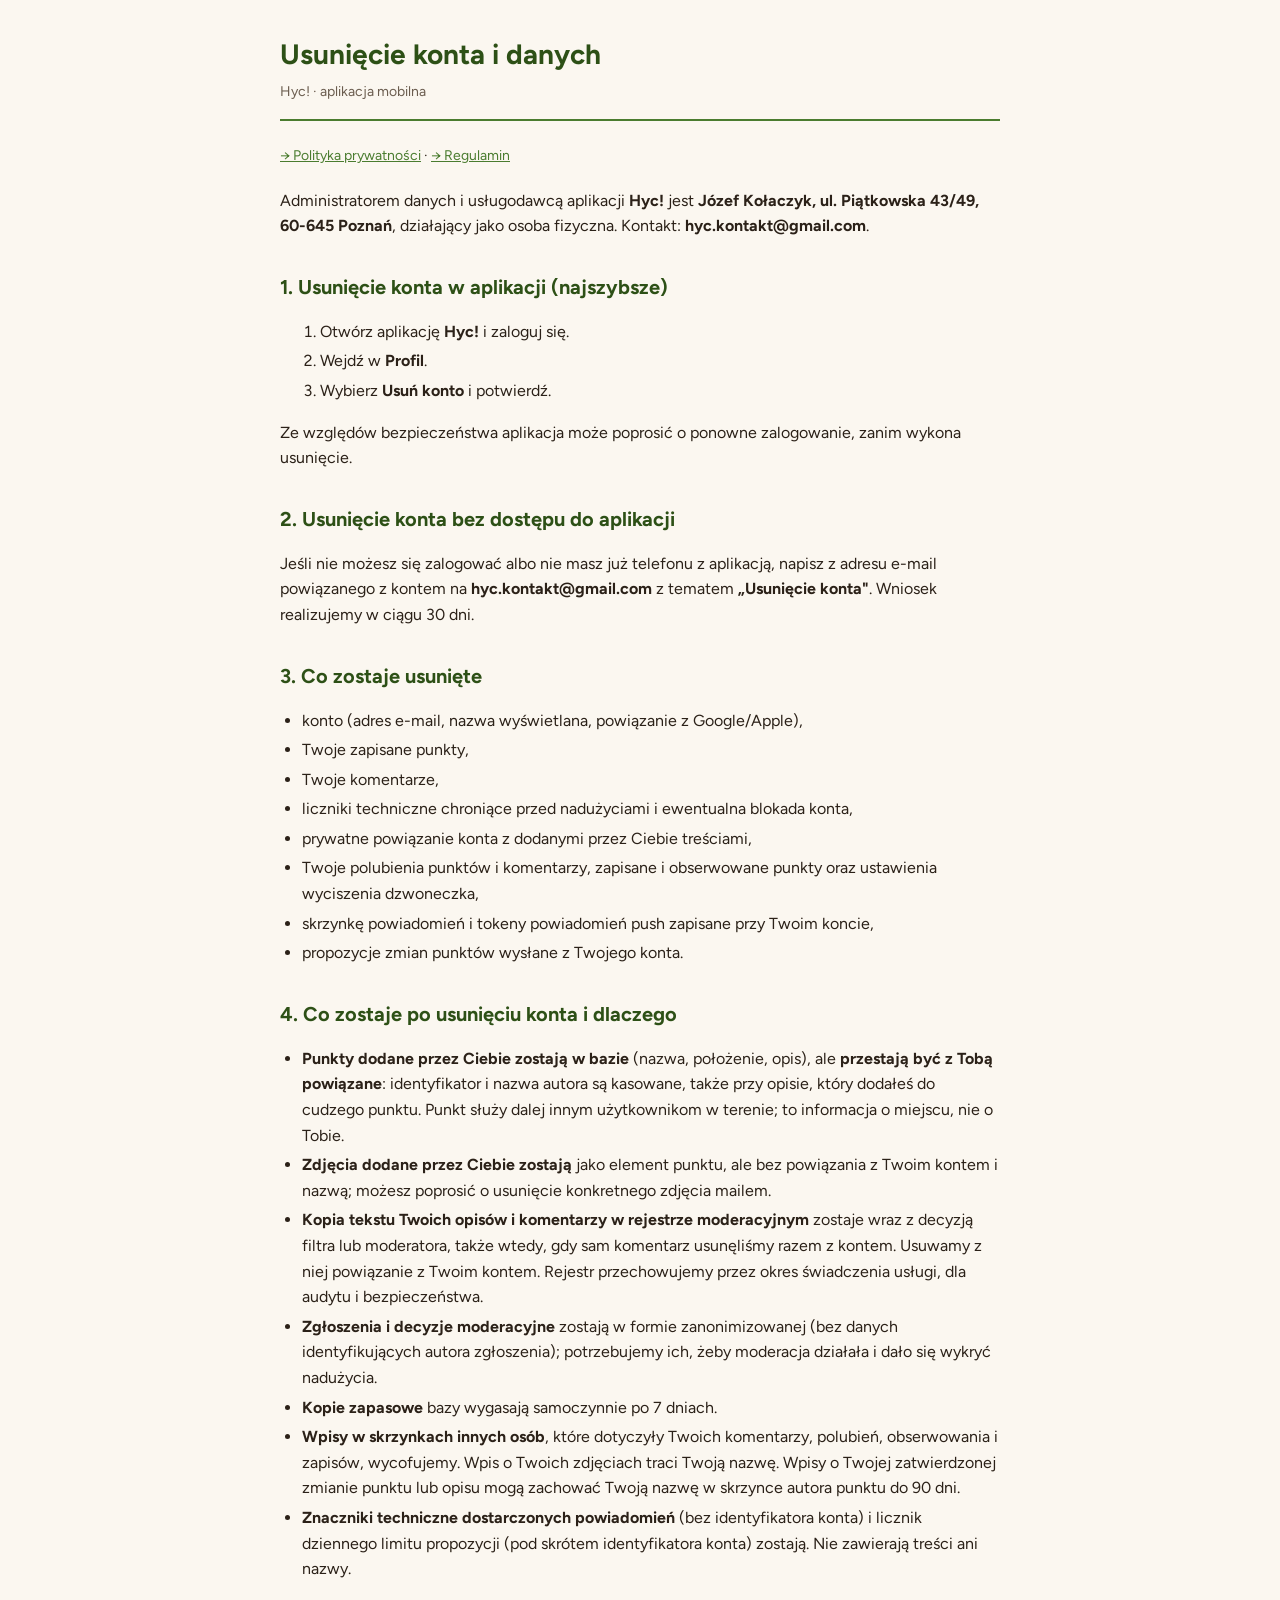
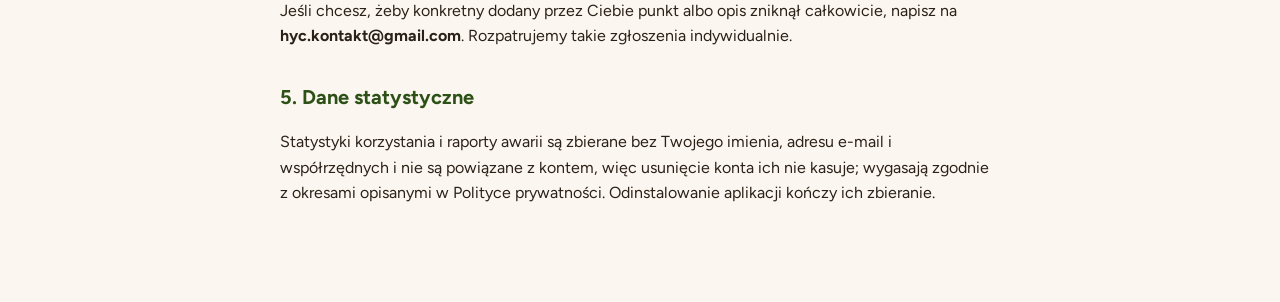
<file: legal/usun-konto.html>
<!DOCTYPE html>
<html lang="pl">
<head>
<meta charset="utf-8">
<meta name="viewport" content="width=device-width, initial-scale=1">
<link rel="canonical" href="https://gethyc.com/legal/usun-konto.html">
<title>Usunięcie konta w aplikacji Hyc!</title>
<meta name="description" content="Jak usunąć konto w aplikacji Hyc!, także bez dostępu do aplikacji, i co dzieje się potem z Twoimi danymi.">
<link rel="stylesheet" href="_style.css">
</head>
<body>
<div class="wrap">
<header>
  <h1>Usunięcie konta i danych</h1>
  <div class="meta">Hyc! · aplikacja mobilna</div>
</header>

<div class="nav"><a href="privacy.html">→ Polityka prywatności</a> · <a href="eula.html">→ Regulamin</a></div>

<p>Administratorem danych i usługodawcą aplikacji <strong>Hyc!</strong> jest
<strong>Józef Kołaczyk, ul. Piątkowska 43/49, 60-645 Poznań</strong>, działający
jako osoba fizyczna. Kontakt: <strong>hyc.kontakt@gmail.com</strong>.</p>

<h2>1. Usunięcie konta w aplikacji (najszybsze)</h2>
<ol>
  <li>Otwórz aplikację <strong>Hyc!</strong> i zaloguj się.</li>
  <li>Wejdź w <strong>Profil</strong>.</li>
  <li>Wybierz <strong>Usuń konto</strong> i potwierdź.</li>
</ol>
<p>Ze względów bezpieczeństwa aplikacja może poprosić o ponowne zalogowanie,
zanim wykona usunięcie.</p>

<h2>2. Usunięcie konta bez dostępu do aplikacji</h2>
<p>Jeśli nie możesz się zalogować albo nie masz już telefonu z aplikacją, napisz
z adresu e-mail powiązanego z kontem na
<strong>hyc.kontakt@gmail.com</strong> z tematem <strong>„Usunięcie konta"</strong>.
Wniosek realizujemy w ciągu 30 dni.</p>

<h2>3. Co zostaje usunięte</h2>
<ul>
  <li>konto (adres e-mail, nazwa wyświetlana, powiązanie z Google/Apple),</li>
  <li>Twoje zapisane punkty,</li>
  <li>Twoje komentarze,</li>
  <li>liczniki techniczne chroniące przed nadużyciami i ewentualna blokada konta,</li>
  <li>prywatne powiązanie konta z dodanymi przez Ciebie treściami,</li>
  <li>Twoje polubienia punktów i komentarzy, zapisane i obserwowane punkty oraz ustawienia wyciszenia dzwoneczka,</li>
  <li>skrzynkę powiadomień i tokeny powiadomień push zapisane przy Twoim koncie,</li>
  <li>propozycje zmian punktów wysłane z Twojego konta.</li>
</ul>

<h2>4. Co zostaje po usunięciu konta i dlaczego</h2>
<ul>
  <li><strong>Punkty dodane przez Ciebie zostają w bazie</strong> (nazwa,
      położenie, opis), ale <strong>przestają być z Tobą powiązane</strong>:
      identyfikator i nazwa autora są kasowane, także przy opisie, który dodałeś
      do cudzego punktu. Punkt służy dalej innym użytkownikom w terenie; to
      informacja o miejscu, nie o Tobie.</li>
  <li><strong>Zdjęcia dodane przez Ciebie zostają</strong> jako element punktu,
      ale bez powiązania z Twoim kontem i nazwą; możesz poprosić o usunięcie
      konkretnego zdjęcia mailem.</li>
  <li><strong>Kopia tekstu Twoich opisów i komentarzy w rejestrze
      moderacyjnym</strong> zostaje wraz z decyzją filtra lub moderatora,
      także wtedy, gdy sam komentarz usunęliśmy razem z kontem. Usuwamy z niej
      powiązanie z Twoim kontem. Rejestr przechowujemy przez okres świadczenia
      usługi, dla audytu i bezpieczeństwa.</li>
  <li><strong>Zgłoszenia i decyzje moderacyjne</strong> zostają w formie
      zanonimizowanej (bez danych identyfikujących autora zgłoszenia); potrzebujemy
      ich, żeby moderacja działała i dało się wykryć nadużycia.</li>
  <li><strong>Kopie zapasowe</strong> bazy wygasają samoczynnie po 7 dniach.</li>
  <li><strong>Wpisy w skrzynkach innych osób</strong>, które dotyczyły Twoich komentarzy, polubień, obserwowania i zapisów, wycofujemy. Wpis o Twoich zdjęciach traci Twoją nazwę. Wpisy o Twojej zatwierdzonej zmianie punktu lub opisu mogą zachować Twoją nazwę w skrzynce autora punktu do 90 dni.</li>
  <li><strong>Znaczniki techniczne dostarczonych powiadomień</strong> (bez identyfikatora konta) i licznik dziennego limitu propozycji (pod skrótem identyfikatora konta) zostają. Nie zawierają treści ani nazwy.</li>
</ul>
<p>Jeśli chcesz, żeby konkretny dodany przez Ciebie punkt albo opis zniknął
całkowicie, napisz na <strong>hyc.kontakt@gmail.com</strong>. Rozpatrujemy takie
zgłoszenia indywidualnie.</p>

<h2>5. Dane statystyczne</h2>
<p>Statystyki korzystania i raporty awarii są zbierane bez Twojego imienia,
adresu e-mail i współrzędnych i nie są powiązane z kontem, więc usunięcie konta
ich nie kasuje; wygasają zgodnie z okresami opisanymi w Polityce prywatności.
Odinstalowanie aplikacji kończy ich zbieranie.</p>

</div>
</body>
</html>
</file>
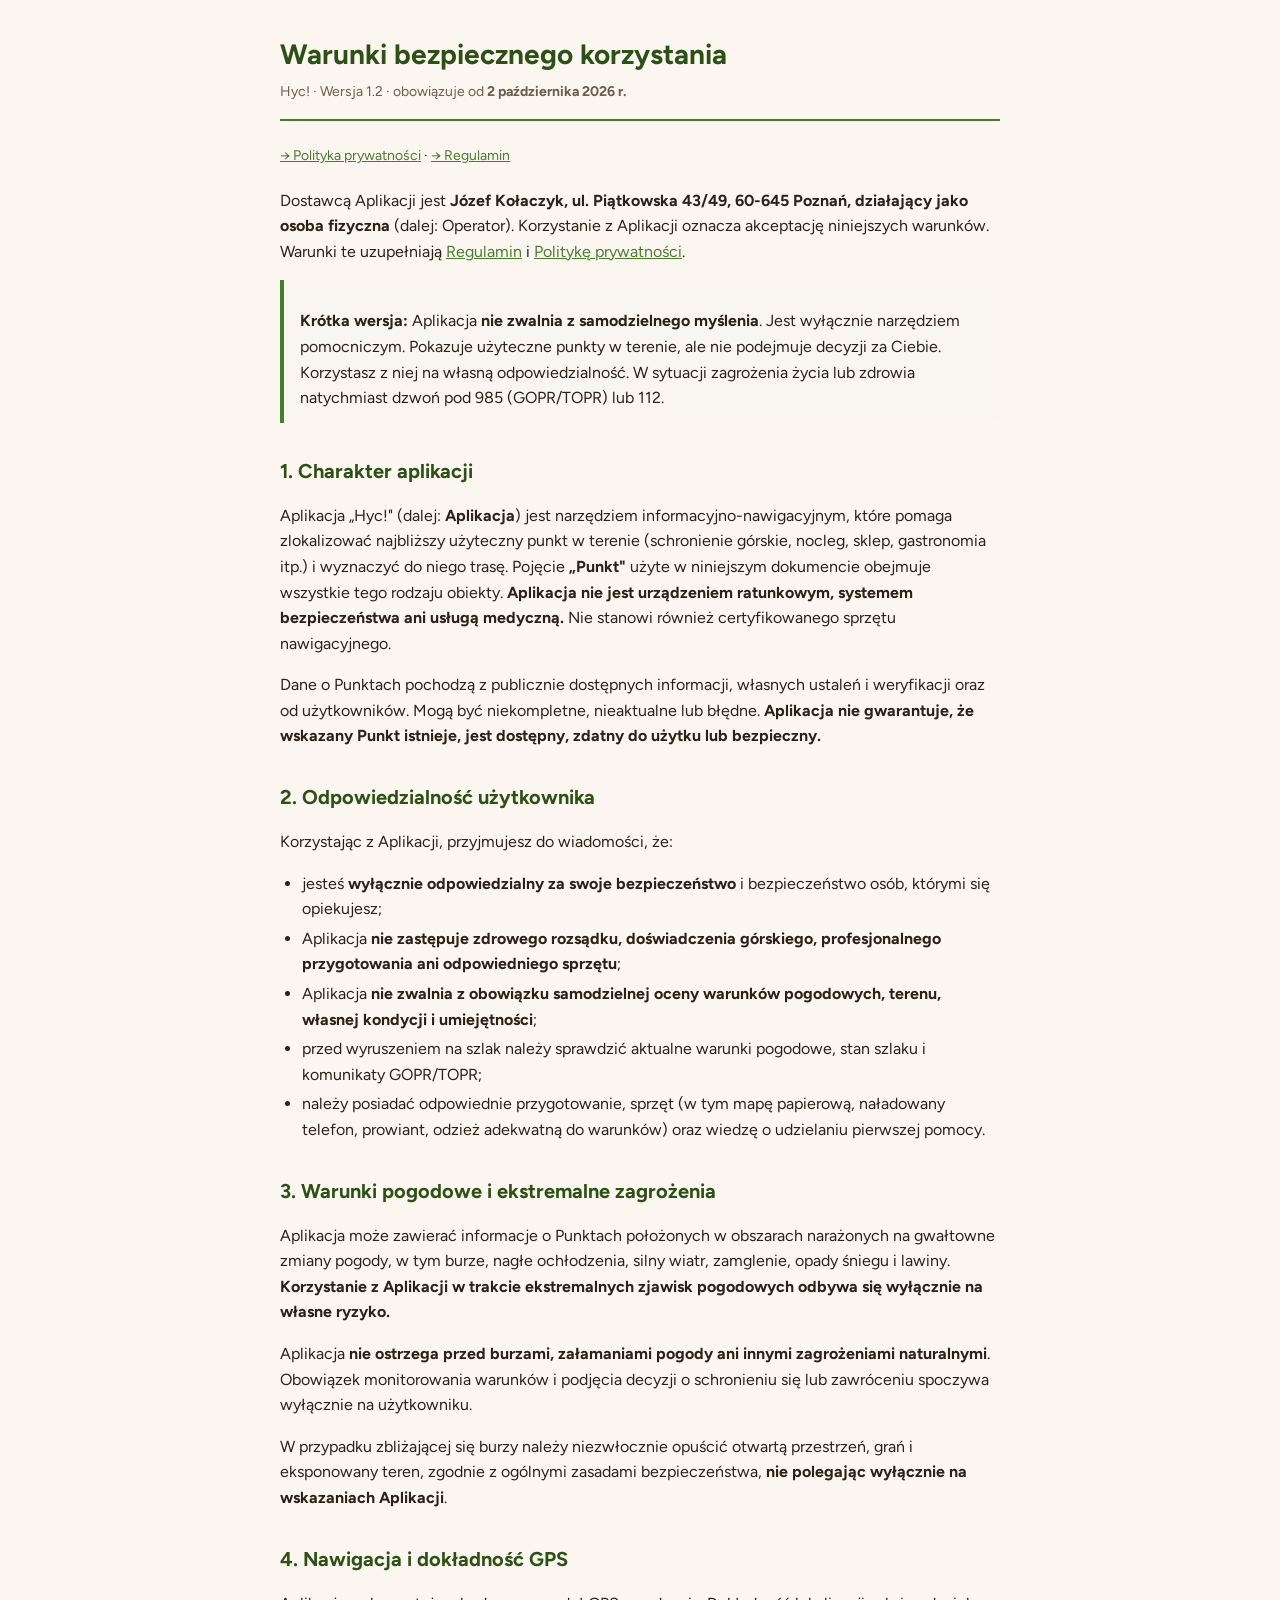
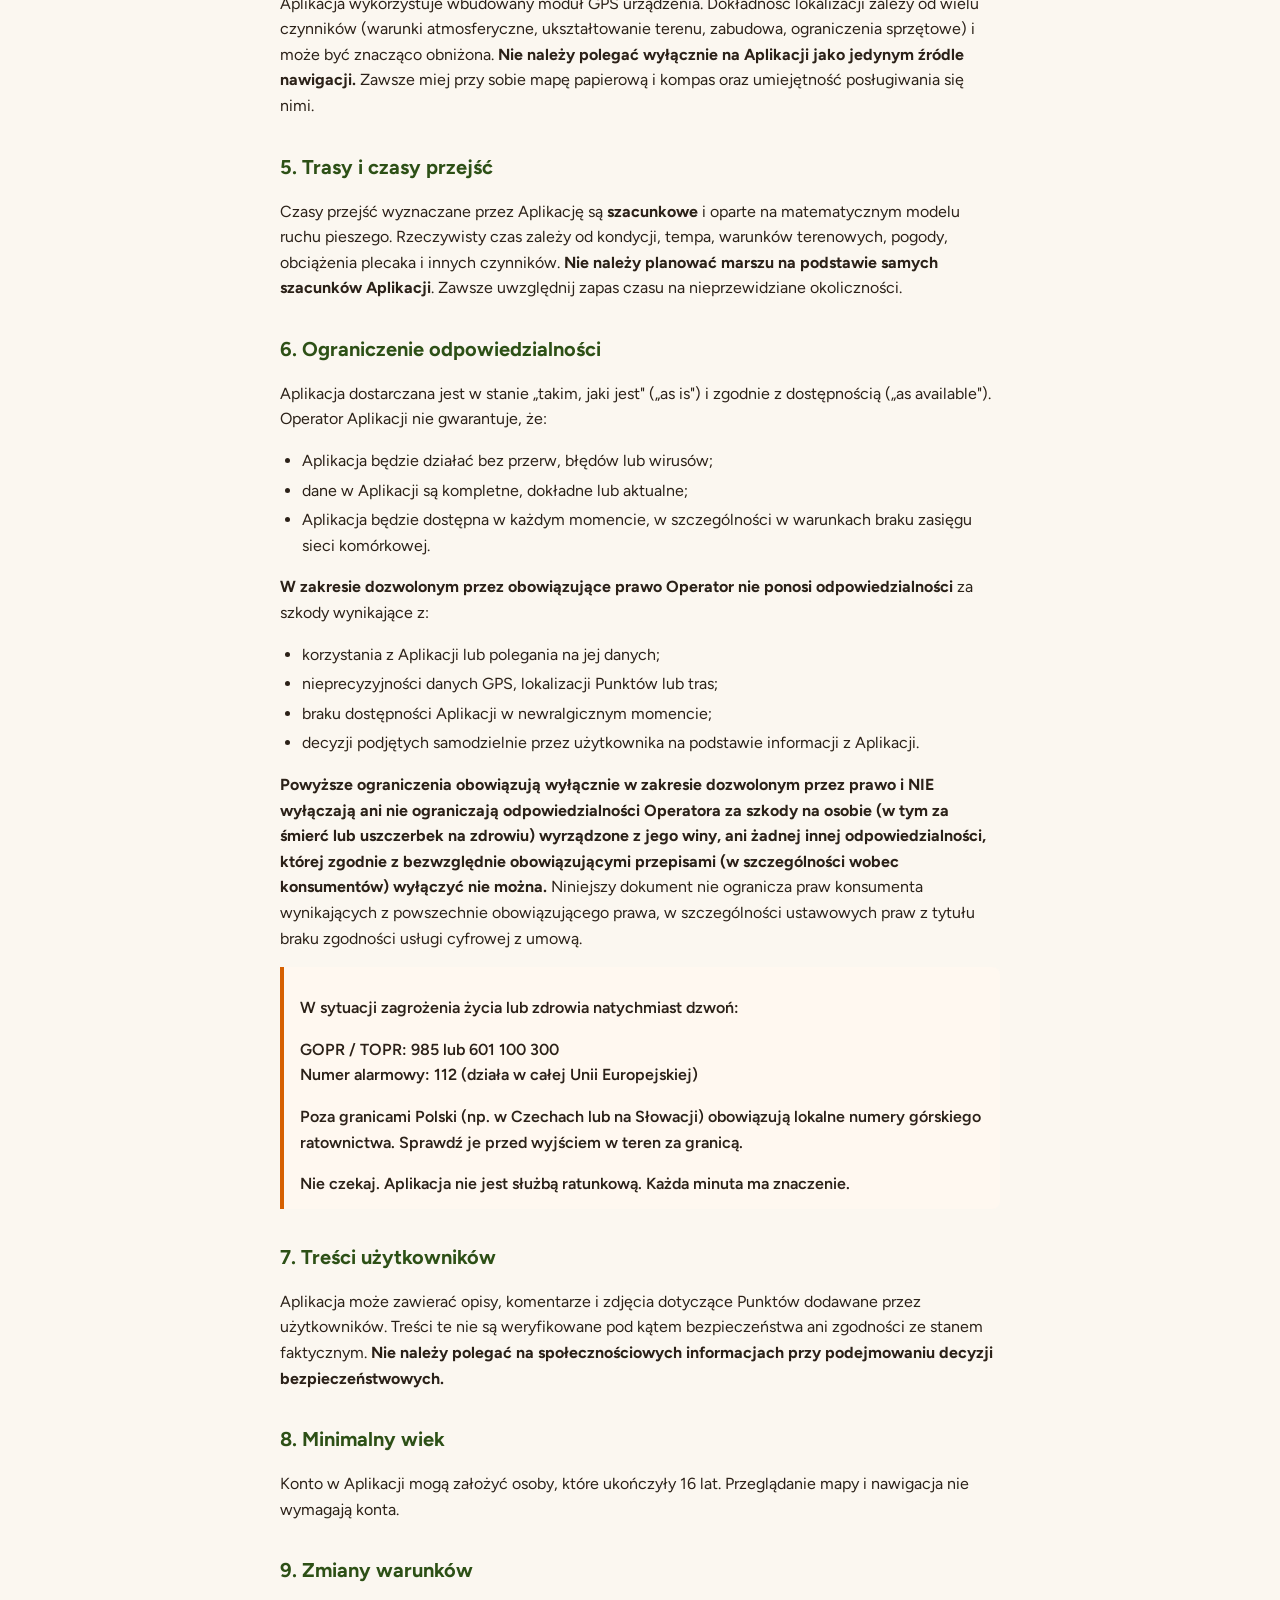
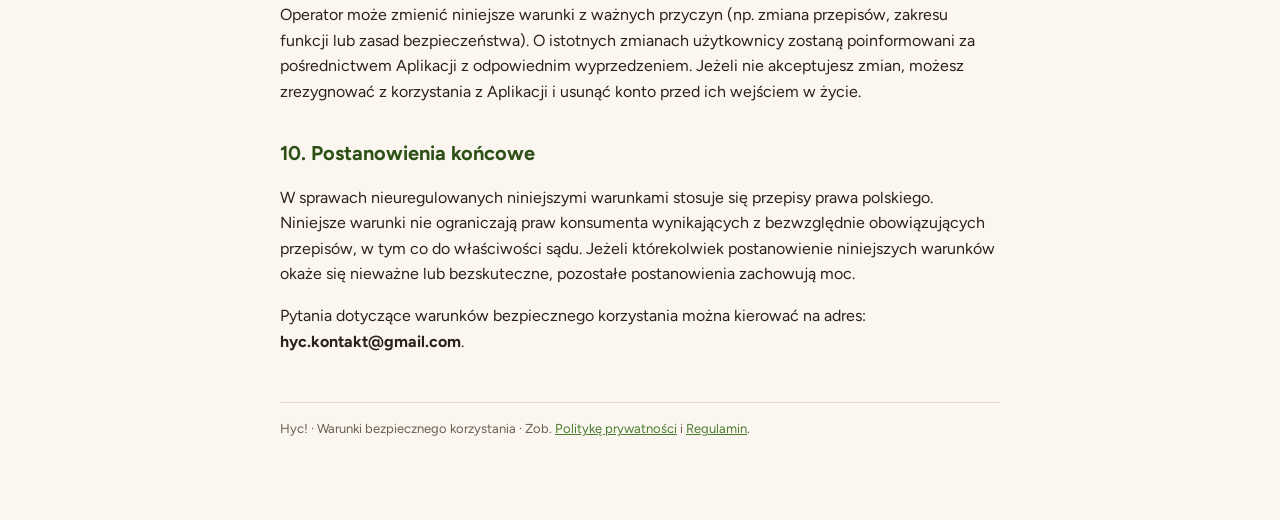
<file: legal/warunki_bezpiecznego_korzystania.html>
<!DOCTYPE html>
<html lang="pl">
<head>
<meta charset="utf-8">
<meta name="viewport" content="width=device-width, initial-scale=1">
<link rel="canonical" href="https://gethyc.com/legal/warunki_bezpiecznego_korzystania.html">
<title>Warunki bezpiecznego korzystania z aplikacji Hyc!</title>
<meta name="description" content="Zasady bezpiecznego korzystania z Hyc! w terenie: pogoda, dokładność GPS, czasy przejść, odpowiedzialność i minimalny wiek.">
<link rel="stylesheet" href="_style.css">
</head>
<body>
<div class="wrap">
<header>
  <h1>Warunki bezpiecznego korzystania</h1>
  <div class="meta">Hyc! · Wersja 1.2 · obowiązuje od <strong>2 października 2026 r.</strong></div>
</header>

<div class="nav"><a href="privacy.html">→ Polityka prywatności</a> · <a href="eula.html">→ Regulamin</a></div>

<p>Dostawcą Aplikacji jest <strong>Józef Kołaczyk, ul. Piątkowska 43/49, 60-645 Poznań,
działający jako osoba fizyczna</strong> (dalej: Operator).
Korzystanie z Aplikacji oznacza akceptację niniejszych warunków. Warunki te uzupełniają
<a href="eula.html">Regulamin</a> i <a href="privacy.html">Politykę prywatności</a>.</p>

<div class="callout">
<p><strong>Krótka wersja:</strong> Aplikacja <strong>nie zwalnia z samodzielnego myślenia</strong>.
Jest wyłącznie narzędziem pomocniczym. Pokazuje użyteczne punkty w terenie,
ale nie podejmuje decyzji za Ciebie. Korzystasz z niej na własną odpowiedzialność.
W sytuacji zagrożenia życia lub zdrowia natychmiast dzwoń pod 985 (GOPR/TOPR) lub 112.</p>
</div>

<h2>1. Charakter aplikacji</h2>
<p>
Aplikacja „Hyc!" (dalej: <strong>Aplikacja</strong>) jest narzędziem informacyjno-nawigacyjnym,
które pomaga zlokalizować najbliższy użyteczny punkt w terenie (schronienie górskie, nocleg, sklep,
gastronomia itp.) i wyznaczyć do niego trasę. Pojęcie <strong>„Punkt"</strong>
użyte w niniejszym dokumencie obejmuje wszystkie tego rodzaju obiekty.
<strong>Aplikacja nie jest urządzeniem ratunkowym, systemem bezpieczeństwa ani usługą medyczną.</strong>
Nie stanowi również certyfikowanego sprzętu nawigacyjnego.
</p>
<p>
Dane o Punktach pochodzą z publicznie dostępnych informacji, własnych ustaleń i weryfikacji oraz od użytkowników.
Mogą być niekompletne, nieaktualne lub błędne.
<strong>Aplikacja nie gwarantuje, że wskazany Punkt istnieje, jest dostępny, zdatny do użytku
lub bezpieczny.</strong>
</p>

<h2>2. Odpowiedzialność użytkownika</h2>
<p>
Korzystając z Aplikacji, przyjmujesz do wiadomości, że:
</p>
<ul>
<li>jesteś <strong>wyłącznie odpowiedzialny za swoje bezpieczeństwo</strong> i bezpieczeństwo osób,
którymi się opiekujesz;</li>
<li>Aplikacja <strong>nie zastępuje zdrowego rozsądku, doświadczenia górskiego,
profesjonalnego przygotowania ani odpowiedniego sprzętu</strong>;</li>
<li>Aplikacja <strong>nie zwalnia z obowiązku samodzielnej oceny warunków pogodowych,
terenu, własnej kondycji i umiejętności</strong>;</li>
<li>przed wyruszeniem na szlak należy sprawdzić aktualne warunki pogodowe,
stan szlaku i komunikaty GOPR/TOPR;</li>
<li>należy posiadać odpowiednie przygotowanie, sprzęt (w tym mapę papierową,
naładowany telefon, prowiant, odzież adekwatną do warunków) oraz wiedzę
o udzielaniu pierwszej pomocy.</li>
</ul>

<h2>3. Warunki pogodowe i ekstremalne zagrożenia</h2>
<p>
Aplikacja może zawierać informacje o Punktach położonych w obszarach
narażonych na gwałtowne zmiany pogody, w tym burze, nagłe ochłodzenia,
silny wiatr, zamglenie, opady śniegu i lawiny.
<strong>Korzystanie z Aplikacji w trakcie ekstremalnych zjawisk pogodowych
odbywa się wyłącznie na własne ryzyko.</strong>
</p>
<p>
Aplikacja <strong>nie ostrzega przed burzami, załamaniami pogody ani innymi
zagrożeniami naturalnymi</strong>. Obowiązek monitorowania warunków i podjęcia
decyzji o schronieniu się lub zawróceniu spoczywa wyłącznie na użytkowniku.
</p>
<p>
W przypadku zbliżającej się burzy należy niezwłocznie opuścić otwartą
przestrzeń, grań i eksponowany teren, zgodnie z ogólnymi zasadami
bezpieczeństwa, <strong>nie polegając wyłącznie na wskazaniach Aplikacji</strong>.
</p>

<h2>4. Nawigacja i dokładność GPS</h2>
<p>
Aplikacja wykorzystuje wbudowany moduł GPS urządzenia. Dokładność lokalizacji
zależy od wielu czynników (warunki atmosferyczne, ukształtowanie terenu,
zabudowa, ograniczenia sprzętowe) i może być znacząco obniżona.
<strong>Nie należy polegać wyłącznie na Aplikacji jako jedynym źródle
nawigacji.</strong> Zawsze miej przy sobie mapę papierową i kompas oraz umiejętność
posługiwania się nimi.
</p>

<h2>5. Trasy i czasy przejść</h2>
<p>
Czasy przejść wyznaczane przez Aplikację są <strong>szacunkowe</strong>
i oparte na matematycznym modelu ruchu pieszego. Rzeczywisty czas zależy od
kondycji, tempa, warunków terenowych, pogody, obciążenia plecaka i innych
czynników. <strong>Nie należy planować marszu na podstawie samych szacunków
Aplikacji</strong>. Zawsze uwzględnij zapas czasu na nieprzewidziane
okoliczności.
</p>

<h2>6. Ograniczenie odpowiedzialności</h2>
<p>
Aplikacja dostarczana jest w stanie „takim, jaki jest" („as is") i zgodnie
z dostępnością („as available"). Operator Aplikacji nie gwarantuje, że:
</p>
<ul>
<li>Aplikacja będzie działać bez przerw, błędów lub wirusów;</li>
<li>dane w Aplikacji są kompletne, dokładne lub aktualne;</li>
<li>Aplikacja będzie dostępna w każdym momencie, w szczególności w warunkach
braku zasięgu sieci komórkowej.</li>
</ul>
<p>
<strong>W zakresie dozwolonym przez obowiązujące prawo Operator nie ponosi
odpowiedzialności</strong> za szkody wynikające z:
</p>
<ul>
<li>korzystania z Aplikacji lub polegania na jej danych;</li>
<li>nieprecyzyjności danych GPS, lokalizacji Punktów lub tras;</li>
<li>braku dostępności Aplikacji w newralgicznym momencie;</li>
<li>decyzji podjętych samodzielnie przez użytkownika na podstawie informacji
z Aplikacji.</li>
</ul>
<p>
<strong>Powyższe ograniczenia obowiązują wyłącznie w zakresie dozwolonym przez
prawo i NIE wyłączają ani nie ograniczają odpowiedzialności Operatora za szkody
na osobie (w tym za śmierć lub uszczerbek na zdrowiu) wyrządzone z jego winy,
ani żadnej innej odpowiedzialności, której zgodnie z bezwzględnie obowiązującymi
przepisami (w szczególności wobec konsumentów) wyłączyć nie można.</strong>
Niniejszy dokument nie ogranicza praw konsumenta wynikających z powszechnie
obowiązującego prawa, w szczególności ustawowych praw z tytułu braku zgodności
usługi cyfrowej z umową.
</p>

<div class="callout callout-warn">
<p>W sytuacji zagrożenia życia lub zdrowia natychmiast dzwoń:</p>
<p>GOPR / TOPR: 985 lub 601 100 300<br>
Numer alarmowy: 112 (działa w całej Unii Europejskiej)</p>
<p>Poza granicami Polski (np. w Czechach lub na Słowacji) obowiązują lokalne numery
górskiego ratownictwa. Sprawdź je przed wyjściem w teren za granicą.</p>
<p>Nie czekaj. Aplikacja nie jest służbą ratunkową. Każda minuta ma znaczenie.</p>
</div>

<h2>7. Treści użytkowników</h2>
<p>
Aplikacja może zawierać opisy, komentarze i zdjęcia dotyczące Punktów
dodawane przez użytkowników. Treści te nie są weryfikowane pod kątem
bezpieczeństwa ani zgodności ze stanem faktycznym. <strong>Nie należy
polegać na społecznościowych informacjach przy podejmowaniu decyzji
bezpieczeństwowych.</strong>
</p>

<h2>8. Minimalny wiek</h2>
<p>
Konto w Aplikacji mogą założyć osoby, które ukończyły 16 lat.
Przeglądanie mapy i nawigacja nie wymagają konta.
</p>

<h2>9. Zmiany warunków</h2>
<p>
Operator może zmienić niniejsze warunki z ważnych przyczyn (np. zmiana
przepisów, zakresu funkcji lub zasad bezpieczeństwa). O istotnych zmianach
użytkownicy zostaną poinformowani za pośrednictwem Aplikacji z odpowiednim
wyprzedzeniem. Jeżeli nie akceptujesz zmian, możesz zrezygnować z korzystania
z Aplikacji i usunąć konto przed ich wejściem w życie.
</p>

<h2>10. Postanowienia końcowe</h2>
<p>
W sprawach nieuregulowanych niniejszymi warunkami stosuje się przepisy
prawa polskiego. Niniejsze warunki nie ograniczają praw konsumenta
wynikających z bezwzględnie obowiązujących przepisów, w tym co do
właściwości sądu. Jeżeli którekolwiek postanowienie niniejszych warunków
okaże się nieważne lub bezskuteczne, pozostałe postanowienia zachowują moc.
</p>
<p>
Pytania dotyczące warunków bezpiecznego korzystania można kierować na
adres: <strong>hyc.kontakt@gmail.com</strong>.
</p>

<footer>
  Hyc! · Warunki bezpiecznego korzystania ·
  Zob. <a href="privacy.html">Politykę prywatności</a> i <a href="eula.html">Regulamin</a>.
</footer>
</div>
</body>
</html>
</file>
<file: styles.css>
/* ============================================================
   Hyc! — landing styles
   Brand tokens mirror lib/shared/theme.dart (single source of truth).
   Minimal, mobile-first, self-hosted fonts (no external requests).
   ============================================================ */

/* ---- Fonts (self-hosted → GDPR-clean, no Google CDN) ---- */
/* Font produktu: Figtree, jeden plik variable (oś wght 300–900) — mirror
   assets/fonts/figtree w apce. */
@font-face {
  font-family: "Figtree";
  src: url("assets/fonts/Figtree-Variable.woff2") format("woff2");
  font-weight: 300 900;
  font-display: swap;
}

/* ---- Design tokens ---- */
:root {
  --green: #4a7c2f;
  --green-dark: #2d5016;
  /* DS `primaryBland` — zgaszona zieleń do glifów ilustracyjnych, które nie
     mają konkurować z CTA (ten sam token co banner "Zostań pionierem" w appce). */
  --green-bland: #759c60;
  --espresso: #2c2620;
  --bark: #4a423a;
  /* Poza skalą DS: `driftwood` (#8A8070) na tle strony daje 3,27:1, poniżej
     progu AA (4,5:1) dla drobnego tekstu. #6B6157 to najjaśniejszy szary tej
     rodziny, który jeszcze przechodzi (5,09:1) — dla podpisów lżejszych niż
     `bark`, ale wciąż czytelnych. */
  --caption: #6b6157;
  --driftwood: #8a8070;
  --cream: #f9f6f2;
  --alabaster: #f0ebe0;
  /* DS `mist` — jeden stopień skali kremowej pod tłem strony. Powierzchnia
     kafli: alabaster jest tłem strony, więc kafel w alabastrze byłby
     niewidoczny, a mist odcina je bez schodzenia w ciemność. */
  --mist: #e8e2d8;
  --parchment: #d8d0c0;
  --orange: #d66000;
  /* Informacyjny błękit — wskazówka informacyjna.
     Zwykły, rozpoznawalny niebieski zamiast przygaszonego teala. */
  --info: #2563eb;

  --radius: 16px;
  --radius-lg: 24px;
  /* Kolumna treści strony. Wartość dobrana tak, żeby h1 hero nie łamał się na
     trzy linie i batony sklepowe trzymały jeden rząd — węższa kolumna kosztuje
     wielkość telefonu w hero, świadomy handel. `max-width` nic nie robi na
     węższych oknach, więc do ~1000px układ jest bez zmian.
     Dotyczy całej strony — kafelki „co robi apka" i stopka też rozciągają się
     do tej samej szerokości, żeby marginesy hero i reszty sekcji się nie
     rozjeżdżały. */
  --maxw: 1020px;
  /* Cienie budowane na brązie marki, nie na neutralnej czerni — czarny cień na
     kremowym tle robi się szary i „brudzi" paletę. */
  --shadow-sm: 0 1px 2px rgba(44, 38, 32, 0.06), 0 2px 8px rgba(44, 38, 32, 0.05);
  --shadow-md: 0 2px 6px rgba(44, 38, 32, 0.07), 0 8px 24px rgba(44, 38, 32, 0.08);
  --shadow-lg: 0 4px 12px rgba(44, 38, 32, 0.08), 0 18px 44px rgba(44, 38, 32, 0.12);

  /* Wbudowane krzywe CSS są za słabe — te mają „pstryk", który sprawia, że ruch
     wygląda na zamierzony, a nie na domyślny. */
  --ease-out: cubic-bezier(0.23, 1, 0.32, 1);
  --ease-in-out: cubic-bezier(0.77, 0, 0.175, 1);
}

* { box-sizing: border-box; }

/* Tekst tylko dla czytnika ekranu (np. nagłówek sekcji kafli: kolejność h1, h2, h3). */
.visually-hidden {
  position: absolute;
  width: 1px;
  height: 1px;
  margin: -1px;
  padding: 0;
  overflow: hidden;
  clip-path: inset(50%);
  white-space: nowrap;
  border: 0;
}

/* Ta sama para deklaracji co niżej na <body> — i musi tu być osobno. Na
   mobile to <html> (documentElement), nie <body>, jest faktycznym
   kontenerem przewijania wiewportu: `overflow-x: clip` na samym <body> nie
   wystarcza, jeśli <html> zostaje na `overflow-x: visible`. Bez tej pary
   strona daje się przesunąć w bok poziomym gestem na całej długości. */
html {
  -webkit-text-size-adjust: 100%;
  overflow-x: hidden;
  overflow-x: clip;
  /* Miejsce na pasek przewijania zawsze zarezerwowane: hamulec hero
     (html.hero-brake, overflow: hidden) nie przesuwa wtedy strony w bok na
     systemach z klasycznym paskiem (Windows). */
  scrollbar-gutter: stable;
}
/* Hamulec hero na czas wjazdu telefonu (main.js): zatrzymuje też
   bezwładność gładzika, której w Chrome nie da się zablokować
   preventDefault, i rozpęd palca na iOS. */
html.hero-brake { overflow: hidden; }
/* Intro na wejściu (main.js): scroll stoi do końca animacji. */
html.intro-lock { overflow: hidden; }

body {
  margin: 0;
  /* Hero jest szerokie na 100vw, a pas z grafiką na mobile szerszy niż okno
     (patrz `.hero-scene`) — bez tego wychodzi poziomy pasek przewijania. `clip` zamiast `hidden`:
     `hidden` robi z <body> kontener przewijania i psułoby `position: sticky`
     u potomków. Poza mobilem reguła jest bezczynna. Bez zapasowego
     `overflow-x: hidden`: na iOS < 16 (bez `clip`) robiło z body kontener
     przewijania i scena hero przestawała się przyklejać; poziomy nadmiar i
     tak ucina <html> (wyżej). */
  overflow-x: clip;
  /* cream, nie alabaster — cieplejsze, jaśniejsze tło. Żadna powierzchnia na
     stronie nie zakłada, że tło jest alabastrem. */
  background: var(--cream);
  color: var(--espresso);
  font-family: "Figtree", -apple-system, BlinkMacSystemFont, "Segoe UI", Roboto, sans-serif;
  /* Figtree renderuje ciężej niż Nunito — cała skala schodzi o stopień wagi
     (DS: body 400–500, nagłówki 600, label 700). */
  font-weight: 500;
  line-height: 1.55;
  letter-spacing: 0.01em;
  -webkit-font-smoothing: antialiased;
  -moz-osx-font-smoothing: grayscale;
  text-rendering: optimizeLegibility;
  font-kerning: normal;
}

/* Zawijanie globalnie: akapity bez jednowyrazowej ostatniej linii, nagłówki
   h2 równo rozłożone (h1 ma balance w swojej regule, h3 pretty — patrz
   .feature-copy h3). */
p { text-wrap: pretty; }
h2 { text-wrap: balance; }

a { color: var(--green-dark); }

/* Widoczny fokus klawiatury wszędzie (a11y). Ograniczone do urządzeń z
   precyzyjnym wskaźnikiem (myszka/trackpad) — WebKit na iOS ma znany bug:
   tap na <button>/<a> też włącza :focus-visible, nie tylko klawiatura, więc
   bez tej bramki zielona ramka zostawała na przycisku po każdym dotknięciu.
   Desktopowa klawiatura nadal działa: `hover:hover` i `pointer:fine` są
   prawdziwe na każdym komputerze, dotyk ich nie spełnia. */
@media (hover: hover) and (pointer: fine) {
  :focus-visible {
    outline: 2px solid var(--green);
    outline-offset: 3px;
    border-radius: 8px;
  }
}

/* ---- Ambientowe tło ----
   Strona ma się mieścić w jednym oknie: logo u góry, stopka przy dolnej
   krawędzi, hero + kafelki wyśrodkowane w tym, co zostaje. Przy niskim oknie
   `min-height` przestaje działać w drugą stronę i strona po prostu się
   przewija — nic się nie przycina. */
.wrap {
  position: relative;
  z-index: 1;
  display: flex;
  flex-direction: column;
  min-height: 100vh;
  max-width: var(--maxw);
  margin: 0 auto;
  padding: 0 20px 22px;
}
.wrap > main {
  flex: 1;
  display: flex;
  flex-direction: column;
  /* flex-start, nie center — center dawał skok pozycji hero w górę dokładnie
     na progu 1024px (jedno- vs dwukolumnowy układ). flex-start ujednolica
     pozycję po obu stronach progu. */
  justify-content: flex-start;
}

/* ---- Topbar ----
   Pływająca pigułka (fixed) z delikatnym szkłem: szkło (62% krycia, kolor #fdf9f5, blur 18px), stała
   (bez zmian po scrollu), żeby hero/treść pod spodem prześwitywały. Sam
   .topbar obejmuje całą szerokość okna i NIE łapie kliknięć
   (pointer-events:none) — klikalna jest tylko pigułka.
   Pasek jest poza przepływem, więc podstrony (bez hero) dostają odstęp
   od góry w `.wrap` (patrz niżej: body:not(.page-home) .wrap). */
.topbar {
  position: fixed;
  top: 0;
  left: 0;
  right: 0;
  z-index: 40;
  padding: 12px 16px 0;
  pointer-events: none;
}
/* Trzy realne dzieci + `space-between` dzielą wolne miejsce na dwie równe
   przerwy niezależnie od szerokości logo/buttonu. Stabilność pozycji nav na
   pobierz.html (bez CTA) zapewnia niewidzialny placeholder o identycznych
   wymiarach co realny button (patrz pobierz.html).
   z-index 210: pigułka zostaje NAD przyciemnieniem (.nav-backdrop, 190) i
   panelem (200), więc hamburger jest klikalny także przy otwartym menu. */
.topbar-inner {
  position: relative;
  z-index: 210;
  pointer-events: auto;
  display: flex;
  align-items: center;
  justify-content: space-between;
  width: 100%;
  max-width: 860px;
  margin: 0 auto;
  padding: 8px 8px 8px 20px;
  border-radius: 999px;
  /* Blur przywrócony (1008): podejrzewany jako koszt scrolla na iOS Safari,
     ale po naprawie realnej przyczyny (natywny scroll-timeline na hero) blur
     okazał się bez wpływu — zdjęty niepotrzebnie. */
  backdrop-filter: blur(12px);
  -webkit-backdrop-filter: blur(12px);
  background: rgba(253, 249, 245, 0.62);
  /* Ledwo widoczny, rozmyty cień: tylko oddziela pigułkę od tła. */
  box-shadow: 0 2px 12px rgba(44, 38, 32, 0.03);
  transition: background-color 220ms ease;
}
/* Przy otwartym menu pigułka jest pełnokryjąca: pod nią leży przyciemnienie,
   które przez szkło zszarzałoby jej tło. */
.topbar:has(.topbar-burger[aria-expanded="true"]) .topbar-inner { background: var(--cream); }
/* Logo jak w makiecie (autolayout): blok z paddingiem 6px od góry i 4px od
   lewej, grafika 65x30 (mniejsza niż 79x36 z makiety, decyzja usera). Padding górny optycznie zbija glif do osi linków. */
.topbar-logo {
  display: flex;
  flex-direction: column;
  justify-content: center;
  align-items: center;
  padding: 6px 0 0 4px;
}
/* Logo jako bitmapa o dokładnym rozmiarze (1x/2x/3x przez srcset), nie
   wektor. Chrome z rasteryzacją GPU rysuje ścieżki SVG z 4x MSAA (zmierzone:
   5 poziomów krycia zamiast ~180 przy rasteryzacji programowej), co przy
   kursywie na ekranach 1x daje schodkowe skosy. Obrazek jest rysowany jako
   tekstura, więc ma wygładzanie wyliczone offline (supersampling 24x, filtr
   pudełkowy) i wygląda tak samo w każdej przeglądarce. Źródło: assets/logo.svg. */
.topbar-logo img {
  display: block;
  width: 69px;
  height: 32px;
}
.topbar-nav {
  display: none;
  align-items: center;
  gap: 44px;
  font-size: 16px;
  font-weight: 500;
}
.topbar-nav a {
  /* Hover przyciemnia (opacity), nie zmienia koloru — tekst jest już espresso. */
  color: var(--espresso);
  text-decoration: none;
  transition: opacity 160ms ease;
}
.topbar-nav a:hover { opacity: 0.7; }

/* Hamburger — bez niego linki nawigacji na wąskim ekranie miały display:none
   i żadnego sposobu ich otworzyć. Przycisk 40px, pełne kółko. Na <768px
   pigułka to wyłącznie logo+hamburger — "Pobierz" nie stoi ściśnięty obok. */
.topbar-burger {
  display: inline-flex;
  align-items: center;
  justify-content: center;
  width: 40px;
  height: 40px;
  padding: 0;
  border-radius: 999px;
  border: none;
  background: none;
  color: var(--espresso);
  cursor: pointer;
  transition: background-color 160ms ease;
}
@media (hover: hover) and (pointer: fine) {
  .topbar-burger:hover { background: rgba(44, 38, 32, 0.06); }
}
.topbar-burger[aria-expanded="true"] { background: rgba(44, 38, 32, 0.06); }
.topbar-burger svg { display: block; }
/* Dwie osobne ikony z DS (fill-path, nie stroke) — przełącznik binarny,
   sterowany aria-expanded. */
.topbar-burger .icon-close { display: none; }
.topbar-burger[aria-expanded="true"] .icon-menu { display: none; }
.topbar-burger[aria-expanded="true"] .icon-close { display: block; }

/* CTA znika z pigułki na mobile — na wąskim ekranie miejsce zajmuje wyłącznie
   logo+hamburger. Pobrać apkę można z hero (baton) albo wprost pod
   /pobierz.html. */
@media (max-width: 767px) {
  .topbar-inner .store-btn--nav { display: none; }
}

/* Panel jako karta pod pigułką, nie bottom sheet: wisi na .topbar (fixed, więc
   jest poprawnym kontekstem dla position:absolute) i zaczyna się tuż pod
   pigułką (top:100% + 8px). Wjeżdża lekkim zsunięciem + fade. Tło pod spodem
   przyciemnione (.nav-backdrop). Sterowanie klasą .is-open w nav.js, nie
   atrybutem hidden — transform potrzebuje elementu cały czas w layoucie. */
.nav-backdrop {
  position: fixed;
  inset: 0;
  background: rgba(31, 26, 20, 0.4);
  opacity: 0;
  pointer-events: none;
  transition: opacity 220ms ease;
  z-index: 190;
}
.nav-backdrop.is-open { opacity: 1; pointer-events: auto; }

/* Bez tego [hidden] nic nie robi — domyślne [hidden]{display:none} (arkusz
   UA) ma tę samą swoistość co .topbar-nav-mobile{display:flex}, a autor
   zawsze wygrywa nad UA niezależnie od kolejności. */
.topbar-nav-mobile[hidden] { display: none; }
.topbar-nav-mobile {
  position: absolute;
  left: 16px;
  right: 16px;
  top: 100%;
  margin-top: 8px;
  z-index: 200;
  pointer-events: auto;
  display: flex;
  flex-direction: column;
  max-height: calc(100dvh - 120px);
  overflow-y: auto;
  background: var(--cream);
  border-radius: 24px;
  box-shadow: 0 16px 32px rgba(31, 26, 20, 0.18);
  padding: 8px 20px;
  opacity: 0;
  transform: translateY(-8px);
  transition: opacity 200ms ease, transform 200ms ease;
}
.topbar-nav-mobile.is-open { opacity: 1; transform: translateY(0); }
/* Bez dividerów między pozycjami linków. Strzałka po prawej. */
.topbar-nav-mobile a {
  display: flex;
  align-items: center;
  justify-content: space-between;
  gap: 16px;
  min-height: 56px;
  padding: 4px 4px;
  font-size: 18px;
  font-weight: 500;
  color: var(--espresso);
  text-decoration: none;
}
.topbar-nav-mobile a .nav-arrow { flex-shrink: 0; color: #000; }

/* Przycisk w pigułce: delikatnie mniejszy padding niż „Dołącz do Skautów"
   (14px / 28px zamiast 16px / 32px), reszta stylu wspólna. Selektor z
   .topbar-inner wygrywa swoistością z bazowym .store-btn--nav niżej w pliku. */
.topbar-inner .store-btn--nav { padding: 14px 28px; }

@media (min-width: 768px) {
  .topbar { padding-top: 16px; }
  .topbar-inner { padding: 12px 20px; }
  .topbar-nav { display: flex; }
  .topbar-burger { display: none; }
  .topbar-nav-mobile,
  .nav-backdrop { display: none !important; }
  .topbar-inner .store-btn--nav { display: inline-flex; }
}
/* .store-btn--nav / .store-btn--primary są zdefiniowane w sekcji "Store
   buttons" niżej, po bazowym .store-btn — musi tak zostać: source order
   decyduje, a min-width:0 tutaj przegrałoby z min-width:208px z bazy przy
   tej samej specyficzności, gdyby baza była niżej w pliku. */

/* Podstrony bez hero: pigułka jest poza przepływem, więc treść dostaje
   odstęp od góry równy dawnemu paskowi (88px mobile / 92px desktop) — rytm
   marginesów sekcji pod spodem zostaje taki jak był. Strona główna zaczyna
   się od hero przy samej krawędzi okna. */
body:not(.page-home) .wrap { padding-top: 88px; }
@media (min-width: 768px) {
  body:not(.page-home) .wrap { padding-top: 92px; }
}

/* ---- Hero ----
   Scena przypięta na czas pierwszego scrolla. Struktura:
     .hero (wysoki tor scrolla) > .hero-stage (sticky, 100svh)
       > .hero-bg (tło + piny, blednie) + .hero-copy (tekst) + .hero-phone
   Klasa .is-scrub (main.js) włącza tor i sticky, .is-pinned (pierwszy ruch
   scrollem w dół) uruchamia przejście czasowe: tekst, piny i tło gasną,
   telefon wjeżdża na środek. Bez JS, przy „ogranicz ruch" i na bardzo niskich
   oknach (<560px) zostaje statyczny układ: ekran z tłem i tekstem, telefon
   pod nim (nachodzi na dolną krawędź tła jak w makiecie).
   --u = „1 px makiety Figmy" (ramka 1670px): kompozycja 16:9 ma zawsze
   szerokość okna (cały kadr z wszystkimi pinami), więc piny stoją nad swoimi
   domkami. W oknie szerszym niż 16:9 kadr jest wyższy od ekranu i przycinany
   symetrycznie góra/dół; w węższym stoi przy dolnej krawędzi, a nad nim
   zostaje kremowe niebo. */
.hero {
  --vh: max(100svh, 620px);
  --u: calc(100vw / 1670);
  /* Gdzie zaczyna się górna krawędź telefonu (ułamek wysokości sceny od góry):
     na wąskim ekranie telefon wystaje wyżej (więcej widać od dołu), na
     desktopie ledwie wyziera (patrz blok desktopowy niżej). */
  --peek: 0.82;
  /* Telefon: wysokość z okna (sufit 800px), szerokość z proporcji klatki
     (assets/hero/phone-frame.webp: 824x1672 = 0,4928). */
  --ph: min(calc(var(--vh) * 0.74), 800px);
  --pw: calc(var(--ph) * 0.4928);
  /* Przytrzymanie: ile scrolla scena stoi przypięta po wjeździe telefonu.
     Krótko, bo w tym czasie strona się nie przesuwa; cały ekran (1029)
     wyglądał jak zablokowany scroll. Zatrzymanie na telefonie robi hamulec
     w main.js (pochłania rozpęd gestu na czas wjazdu), nie scroll snap. */
  --hero-hold: calc(var(--vh) * 0.3);
  position: relative;
  /* Wyjście poza kolumnę .wrap do pełnej szerokości okna. */
  width: 100vw;
  margin-left: calc(50% - 50vw);
}
.hero.is-scrub {
  height: calc(var(--vh) + var(--hero-hold));
  /* Koniec wjazdu telefonu: wyśrodkowany po powiększeniu, ale nie wyżej niż
     pod pigułką. Na .hero, bo czyta to też .hero-qr. */
  --t1: max(92px, calc((var(--vh) - var(--ph) * 1.12) / 2));
}
/* Dotyk: zanim hamulec złapie, szybkie machnięcie przejeżdża 300-430 px
   (symulator iOS 27), więc przytrzymanie dłuższe niż przy kółku, żeby
   strona stanęła jeszcze na przypiętym telefonie. */
@media (pointer: coarse) {
  .hero { --hero-hold: calc(var(--vh) * 0.6); }
}
/* `will-change`: warstwy kompozytora przed startem przejścia, żeby Safari
   na iOS nie malował ich od zera w jego trakcie. Tylko w trybie scrub — w
   statycznym układzie warstwa kosztowałaby pamięć bez żadnego zysku. */
.hero.is-scrub .hero-bg,
.hero.is-scrub .hero-pins,
.hero.is-scrub .hero-copy { will-change: opacity, transform; }
.hero-stage {
  position: relative;
  /* flow-root: margines telefonu (statyczny układ) nie ma prawa wyciec przez
     scenę i zepchnąć w dół całego hero. */
  display: flow-root;
  min-height: var(--vh);
  padding-bottom: 72px;
}
.hero.is-scrub .hero-stage {
  position: sticky;
  top: 0;
  height: var(--vh);
  min-height: 0;
  padding-bottom: 0;
  overflow: clip;
}
/* Po wjeździe telefon mieści się w scenie, więc przycinanie nie jest już
   potrzebne, a ucinało cień pod telefonem twardą krawędzią, gdy scena
   odjeżdża. */
.hero.is-scrub.is-pinned .hero-stage { overflow: visible; }

/* Tło: kompozycja. Po przypięciu blednie. */
.hero-bg {
  position: absolute;
  top: 0;
  left: 0;
  right: 0;
  height: var(--vh);
  overflow: hidden;
  /* Bez własnego koloru pod grafiką: PNG z makiety jest półprzezroczysty
     (alfa 70-94%) i ma prześwitywać na kremowym tle strony. */
}
/* Mobile/portret: pas z grafiką przy dolnej krawędzi (szerszy niż okno,
   kadr środkowy); nad nim zostaje kremowe tło strony. Wygaszenie górnej
   krawędzi maską, żeby nie było szwu. */
.hero-scene {
  position: absolute;
  left: 50%;
  bottom: calc(var(--vh) * (1 - var(--peek)) - 24px);
  width: 208vw;
  aspect-ratio: 2560 / 1440;
  transform: translateX(-50%);
}
.hero-img {
  position: absolute;
  inset: 0;
  width: 100%;
  height: 100%;
  display: block;
  -webkit-mask-image: linear-gradient(to bottom, transparent 0, #000 14%, #000 86%, transparent 100%);
  mask-image: linear-gradient(to bottom, transparent 0, #000 14%, #000 86%, transparent 100%);
}
/* Telefon (≤767px): pejzaż bardziej przybliżony, sięga do samego dołu ekranu. */
@media (max-width: 767px) {
  .hero-scene {
    bottom: 0;
    width: 280vw;
  }
  .hero-img {
    -webkit-mask-image: linear-gradient(to bottom, transparent 0, #000 14%);
    mask-image: linear-gradient(to bottom, transparent 0, #000 14%);
  }
}
.hero-pins {
  --pin-k: 0.88;
  position: absolute;
  inset: 0;
}
/* Pin wpada od czubka (skala + lekkie „odbicie") i stoi nieruchomo. Ciągłe
   unoszenie zdjęte: ułamkowe przesunięcia w pikselach rozmywały bitmapy
   pinów (próbkowanie dwuliniowe w ruchu). */
.pin {
  position: absolute;
  --s: calc(var(--pin-k, 1) * var(--pin-m, 0.85) * 1.15);
  /* Skala wypieczona w rozmiar i położenie (czubek stoi w tym samym miejscu:
     środek x, 92,45% wysokości obrazka; 1,7778 = proporcje sceny 16:9,
     1,2045 = 212/176). Statyczne `scale` rasteryzowało pin w rozmiarze układu
     i skalowało teksturę po animacji, stąd rozmycie. */
  left: calc(var(--x) + var(--w) * (1 - var(--s)) / 2);
  top: calc(var(--y) + var(--w) * 1.7778 * 1.2045 * 0.9245 * (1 - var(--s)));
  width: calc(var(--w) * var(--s));
  transform-origin: 50% 100%;
}
.pin img {
  display: block;
  width: 100%;
  height: auto;
}
/* Woda: 15% mniejsza niż wcześniej (skala jak reszta pinów), obrót wokół
   czubka (196 z 212 px wysokości obrazka), żeby czubek stał w tym samym miejscu. */
.pin--woda { --pin-m: 0.857; transform-origin: 50% 92.45%; }
/* Wiata +10%, nocleg +5% względem skali bazowej 0,85, czubek bez ruchu. */
.pin--wiata { --pin-m: 0.935; transform-origin: 50% 92.45%; }
.pin--nocleg { --pin-m: 0.8925; transform-origin: 50% 92.45%; }
/* Restauracja +15%, toaleta -10% względem skali bazowej 0,85, czubek bez ruchu. */
.pin--jedzenie { --pin-m: 1.108; transform-origin: 50% 92.45%; }
.pin--toaleta { --pin-m: 0.828; transform-origin: 50% 92.45%; }
/* Woda, restauracja, toaleta, apteczka i sklep: układ i rozmiary z makiety Figma (19.11), czubek bez ruchu. */
.pin--apteczka { --pin-m: 0.857; transform-origin: 50% 92.45%; }
.pin--sklep { --pin-m: 1.068; transform-origin: 50% 92.45%; }
/* „Pop" z czubka pinezki: rośnie od zera, przestrzeliwuje do 1,4x, lekko
   zapada się poniżej 1 i siada na swoim rozmiarze. */
@keyframes pin-drop {
  0% { opacity: 0; transform: translateY(6px) scale(0); }
  40% { opacity: 1; transform: translateY(-4px) scale(1.4); }
  68% { transform: translateY(1px) scale(0.9); }
  100% { opacity: 1; transform: none; }
}

/* Tekst: po przypięciu odjeżdża w górę i gaśnie. */
.hero-copy {
  position: absolute;
  left: 0;
  right: 0;
  /* Tekst wyśrodkowany w górnej połowie obszaru nad telefonem (do 25% vh).
     min(): nie pozwala tekstu nachodzić na telefon (zapas 360px na blok). */
  top: max(128px, min(calc(var(--vh) * 0.25), calc(var(--vh) * var(--peek) - 360px)));
  z-index: 2;
  display: flex;
  flex-direction: column;
  align-items: center;
  padding: 0 20px;
  text-align: center;
}
.hero-br { display: none; }
.stores { justify-content: center; }

/* Telefon: render z Rotato, wideo ekranu z posterem pod nieruchomą ramką.
   Statycznie: pod tekstem, zaczyna się na 85,5% wysokości ekranu (nachodzi na
   dół tła). W trybie scrub: po przypięciu wjeżdża z dołu na środek i rośnie
   o 12%. */
.hero-phone {
  position: relative;
  z-index: 3;
  width: var(--pw);
  height: var(--ph);
  margin: calc(var(--vh) * var(--peek)) auto 0;
}
/* Cień pod telefonem to osobna warstwa za wideo, nie `filter: drop-shadow` na
   <video>: rozmycie liczone raz, a nie co klatkę nagrania. Kształt = obrys
   telefonu, dwie warstwy jak w iOS (ciasny kontakt + szeroka, miękka poświata
   z przesunięciem w dół). Inset chowa krawędź warstwy pod nieprzezroczystym
   obrysem telefonu: box-shadow nie maluje się wewnątrz własnej ramki, więc
   bez niego między ramką a krawędzią telefonu został jasny pasek tła.
   Po przypięciu scena nie przycina (overflow: visible), więc cień może
   sięgać dalej niż odstęp pod telefonem. */
.hero-phone::before {
  content: "";
  position: absolute;
  inset: 1% 2%;
  z-index: -1;
  border-radius: calc(var(--pw) * 0.18);
  box-shadow:
    0 calc(var(--pw) * 0.015) calc(var(--pw) * 0.04) rgba(44, 38, 32, 0.3),
    0 calc(var(--pw) * 0.05) calc(var(--pw) * 0.12) rgba(44, 38, 32, 0.3),
    0 calc(var(--pw) * 0.12) calc(var(--pw) * 0.28) rgba(44, 38, 32, 0.2);
}
/* Wideo ekranu: pełna klatka 824x1672 w tym samym pudełku co ramka. Osobne
   pudełka przeglądarka dociąga do pikseli każde po swojemu i ekran jeździł
   wtedy względem ramki o 0,5 do 1,5 px. W jednym pudełku zostaje do około
   0,6 px, niewidoczne, bo dziura w ramce zachodzi 3 px na bezel (HOLE_GROW
   w scripts/landing/hero_phone_split.py). clip-path wycina prostokąt 768x1628
   z punktu (28,22) z rogami 124 px (procenty pudełka): zaokrąglenie leży w
   połowie ramki telefonu, zakrywa ekran z zapasem ponad 10 px i nie wychodzi
   poza obrys telefonu. Tło = kolor splasha, zanim dojdzie poster. */
.phone-video {
  position: absolute;
  inset: 0;
  width: 100%;
  height: 100%;
  object-fit: contain;
  -webkit-clip-path: inset(1.3158% 3.3981% round 15.0485% / 7.4163%);
  clip-path: inset(1.3158% 3.3981% round 15.0485% / 7.4163%);
  background: #f8f6f2;
}
/* Ramka telefonu (z dziurą na ekran) nad wideo. */
.phone-frame {
  position: absolute;
  inset: 0;
  width: 100%;
  height: 100%;
  object-fit: contain;
  pointer-events: none;
}
.hero.is-scrub .hero-phone {
  --t0: calc(var(--vh) * var(--peek));
  position: absolute;
  top: 0;
  left: 50%;
  margin: 0 0 0 calc(var(--pw) / -2);
  transform-origin: 50% 0;
  transform: translateY(var(--t0));
  will-change: transform;
}

/* Wjazd po przypięciu: przejście czasowe (transform/opacity, wątek
   kompozytora), nie animacja sterowana pozycją scrolla. Scroll zostaje
   zwykłym scrollem przeglądarki, a scena porusza się płynnie niezależnie od
   tego, czy user kręci kółkiem, gładzikiem czy palcem. Czas telefonu musi
   się zgadzać z PHONE_MS w main.js (start wideo po dojeździe). Te same
   przejścia działają w drugą stronę po powrocie na samą górę. */
.hero.is-scrub .hero-bg { transition: opacity 600ms ease; }
.hero.is-scrub .hero-pins { transition: opacity 260ms ease-out, transform 500ms cubic-bezier(0.22, 0.61, 0.36, 1); }
.hero.is-scrub .hero-copy { transition: opacity 320ms ease-out, transform 560ms cubic-bezier(0.22, 0.61, 0.36, 1), visibility 0s; }
.hero.is-scrub .hero-phone { transition: transform 850ms cubic-bezier(0.22, 0.61, 0.36, 1); }
.hero.is-pinned .hero-bg { opacity: 0; }
.hero.is-pinned .hero-pins { opacity: 0; transform: translateY(-40px); }
/* visibility po zgaśnięciu: niewidoczne przyciski sklepów nie łapią fokusu
   z klawiatury ani kliknięć. */
.hero.is-pinned .hero-copy {
  opacity: 0;
  transform: translateY(-70px);
  visibility: hidden;
  transition-delay: 0s, 0s, 320ms;
}
.hero.is-scrub.is-pinned .hero-phone { transform: translateY(var(--t1)) scale(1.12); }

/* QR do sklepów: kafel z podkładem jak pod grafikami bulletów
   (.feature-media). Tylko desktop z myszą (pointer: fine), bo własnego
   ekranu nikt nie zeskanuje; na telefonie i tablecie zostaje display: none,
   więc obrazek z loading="lazy" się nawet nie pobiera. Na stronie Pobierz
   kafel stoi pod batonami w każdym oknie z myszą. W hero stoi obok telefonu,
   na wysokości jego środka, tylko w układzie desktopowym hero: w trybie
   scrub wchodzi po dojeździe, pozycja liczy powiększenie 1,12. */
.qr-card {
  display: none;
  flex-direction: column;
  align-items: center;
  gap: 4px;
  padding: 20px 12px 12px;
  background: #F6F2E9;
  border-radius: 20px;
  box-shadow: var(--shadow-sm);
}
.qr-card p {
  margin: 0;
  font-size: 15px;
  font-weight: 600;
  color: var(--espresso);
}
.qr-card img { display: block; }
@media (pointer: fine) {
  .pobierz-hero .qr-card:not([hidden]) {
    display: flex;
    width: fit-content;
    margin: 40px auto 0;
  }
}
@media (min-aspect-ratio: 13/10) and (min-width: 900px) and (pointer: fine) {
  .hero-qr:not([hidden]) {
    display: flex;
    position: absolute;
    z-index: 3;
    left: calc(50% + var(--pw) / 2 + 56px);
    top: calc(var(--vh) * var(--peek) + var(--ph) / 2);
    transform: translateY(-50%);
  }
  .hero.is-scrub .hero-qr:not([hidden]) {
    left: calc(50% + var(--pw) * 0.56 + 56px);
    top: calc(var(--t1) + var(--ph) * 0.56);
    opacity: 0;
    visibility: hidden;
  }
  /* Przejście tylko na wejściu: na stanie bazowym kafel migałby przy starcie
     strony, gdy .is-scrub zastaje go już widocznego. */
  .hero.is-scrub.is-pinned .hero-qr:not([hidden]) {
    opacity: 1;
    visibility: visible;
    transition: opacity 400ms ease-out 700ms, visibility 0s 700ms;
  }
}

/* Układ desktopowy: okno szersze niż 1,3:1 i min. 900px. Kompozycja 16:9
   skalowana jak `cover` i wyśrodkowana, tekst przypięty do jej współrzędnych
   (247/1670 od góry kompozycji), więc nie wchodzi na góry także w niskich
   oknach. */
@media (min-aspect-ratio: 13/10) and (min-width: 900px) {
  .hero { --peek: 0.855; }
  .hero-scene {
    left: 50%;
    /* Kadr niższy od ekranu: przy dolnej krawędzi (0). Wyższy: wyśrodkowany,
       czyli przycięty symetrycznie (ujemny bottom = połowa nadwyżki). */
    bottom: min(0px, calc((var(--vh) - 942 * var(--u)) / 2));
    width: calc(1670 * var(--u));
    height: calc(942 * var(--u));
    aspect-ratio: auto;
    transform: translateX(-50%);
  }
  .hero-img {
    -webkit-mask-image: linear-gradient(to bottom, transparent 0, #000 14%);
    mask-image: linear-gradient(to bottom, transparent 0, #000 14%);
  }
  .hero-pins { --pin-k: 0.8; }
  /* max(): w niskich oknach tekst nie wchodzi pod pigułkę nawigacji. */
  .hero-copy { top: max(128px, calc((var(--vh) - 942 * var(--u)) / 2 + 247 * var(--u) + 28px)); }
  .hero-br { display: inline; }
}

/* ---- Rytm pionowy kolumny hero ----
   Dwie grupy: [nagłówek] -> [opis] -> [batony]. Odstęp hero-tags->batony
   zostaje najszerszy (32px) — przejście do akcji. */
h1 {
  font-weight: 700;
  /* Stałe px per breakpoint, nie fluid clamp(…vw…) — na mobile clamp czytał
     vw z pełnej szerokości ekranu i przy niektórych szerokościach (telefon
     w poziomie, wąski tablet) wychodził większy niż desktop. Rosnące stałe
     wartości per breakpoint eliminują to. Baza = mobile. */
  font-size: 44px;
  line-height: 1.1;
  color: var(--espresso);
  margin: 0 0 24px;
  /* Pasmo dla dużego display-type to -0.01 do -0.02em. */
  letter-spacing: -0.02em;
  text-wrap: balance;
}
/* Wąskie telefony (≤400px) — 44px nie mieści frazy "czego potrzebujesz"
   w jednej linii nawet z text-wrap:balance. Sztywne <br> w markupie kiedyś
   wymuszały gorszy podział niż balance by wybrał — usunięte z HTML; to tylko
   dogrywa rozmiar tam, gdzie balance i tak nie ma z czego wybrać dobry
   podział przy 44px. 36px daje trzy równe linie bez sierot. */
@media (max-width: 400px) {
  h1 { font-size: 36px; }
}
/* Akcent na wordmarku. */
.accent { color: var(--green-dark); }

/* Hero h1: mobile skaluje się z szerokością okna; w układzie desktopowym
   rozmiar liczy się z kompozycji (76px makiety, sufit 70px na największych ekranach), dwie linie
   łamane <br class="hero-br">. Interlinia 1.15: system designu schodzi z
   współczynnikiem wraz z rozmiarem. */
.hero h1 {
  font-size: clamp(32px, 9.6vw, 52px);
  line-height: 1.15;
  margin: 0 auto 20px;
  /* Mobile: większe marginesy boczne (8vw z każdej strony), więc nagłówek
     łamie się na trzy linie. */
  width: 84vw;
}
.hero-tags {
  margin: 0 auto 32px;
  font-size: 17px;
  line-height: 1.5;
  color: var(--bark);
  max-width: 46ch;
}
/* Podtytuł hero: ten sam krój co opisy bulletów (.feature-copy p): 17px,
   interlinia 1,5, kolor --bark, na każdej szerokości. Większy odstęp pod nim
   do przycisków sklepów. */
.hero .hero-tags {
  margin-bottom: 26px;
  font-size: 17px;
  color: var(--bark);
  max-width: 40ch;
}
@media (min-aspect-ratio: 13/10) and (min-width: 900px) {
  .hero h1 {
    width: auto;
    font-size: min(calc(72 * var(--u)), 66px);
    margin-bottom: calc(21 * var(--u));
  }
  .hero .hero-tags {
    font-size: 17px;
    line-height: 1.5;
    /* Szeroki na tyle, żeby podtytuł zmieścił się w dwóch liniach. */
    max-width: 40em;
    text-wrap: balance;
    margin-bottom: calc(51 * var(--u));
  }
}

/* ---- Store buttons ---- */
.stores {
  display: flex;
  flex-wrap: wrap;
  gap: 12px;
}
/* Anatomia odwzorowuje układ przycisków sklepowych: cienka ramka, ikona po
   lewej, dwie linie tekstu (mała wersalikowa nad nazwą), proporcja ok. 3:1
   i małe zaokrąglenie. Kolory i typografia są nasze — nie kopiujemy artworku
   Google ani Apple, tylko konwencję formy.
   Dwa warianty, bo każda platforma ma inną barwę bazową: Apple rozdaje badge
   czarny, a kolorowe „G" Google żyje natywnie na białym tle z szarą ramką —
   czerń pod nim to obce zestawienie. */
/* Baton „pobierz" nie ma konkurować z nagłówkiem o pierwszeństwo w hierarchii
   — kadr jest mniejszy niż w dużym wariancie, ale tekst skalowany ostrożniej niż
   kadr: przy zbyt małym stopniu wersalik podpisu platformy staje się
   nieczytelny. Wagę odbieramy rozmiarem pola i ikony, nie czytelnością. */
/* Baza = duży format (208px+), mały wariant (--compact,
   tylko ekran główny) to wyjątek — dużych instancji jest więcej i to one
   niosą realną akcję „otwórz Sklep Play"; hero to podgląd/skrót. */
.store-btn {
  display: inline-flex;
  align-items: center;
  gap: 12px;
  min-width: 208px;
  padding: 10px 18px;
  border-radius: 12px;
  border: 1px solid transparent;
  text-decoration: none;
  box-shadow: var(--shadow-sm);
  /* Wyliczone właściwości, nigdy `all` — inaczej przeglądarka animuje też to,
     czego nie chcemy (np. filtr na logo Google przy zmianie stanu). */
  transition:
    transform 160ms var(--ease-out),
    box-shadow 200ms var(--ease-out),
    background 200ms ease,
    border-color 200ms ease;
}
/* Hover tylko tam, gdzie istnieje kursor — na dotyku „hover" odpala się przy
   tapnięciu i przycisk zostaje uniesiony po oderwaniu palca. */
@media (hover: hover) and (pointer: fine) {
  .store-btn:hover { transform: translateY(-1px); box-shadow: var(--shadow-md); }
}
/* Wciśnięcie musi być natychmiast widoczne — bez tego przycisk sprawia
   wrażenie, jakby nie zarejestrował kliknięcia. */
.store-btn:active { transform: scale(0.975); transition-duration: 100ms; }
.store-btn img { width: 26px; height: 26px; flex: 0 0 auto; }
.store-btn .label { display: flex; flex-direction: column; line-height: 1.2; text-align: left; }
/* Podpis platformy (małe litery, nie wersaliki) ma być drugorzędny wobec
   nazwy pod nim. Przy małym stopniu wielkie litery z dodatkowym światłem
   czytają się jak font wąski — wszystkie znaki mają tę samą wysokość, więc
   słowo traci sylwetkę. Zwykła wielkość liter daje wyraźne wydłużenia górne
   i dolne: czytelna mimo mniejszego stopnia, i optycznie drobniejsza niż
   wersaliki, bo pracuje na wysokości x. To też wzorzec oryginalnego batona
   Apple („Download on the"). */
.store-btn .label small {
  font-size: 11px;
  font-weight: 600;
  letter-spacing: 0;
  opacity: 0.7;
}
.store-btn .label strong { font-size: 18px; font-weight: 600; }

/* Kompaktowy wariant — WYŁĄCZNIE dwa batony na ekranie głównym, żeby nie
   konkurowały wagą z nagłówkiem. */
.store-btn--compact {
  gap: 11px;
  min-width: 170px;
  padding: 9px 16px;
  border-radius: 11px;
}
.store-btn--compact img { width: 24px; height: 24px; }
.store-btn--compact .label { white-space: nowrap; }
.store-btn--compact .label small { font-size: 13px; opacity: 0.85; }
.store-btn--compact .label strong { font-size: 17px; }
/* Wąskie telefony (≤400px) — dwa batony min-width:170px (+gap 12) = 352px
   nie mieszczą się w dostępnych ~335px, batony spadały do dwóch rzędów.
   Zmniejszone tak, by oba zmieściły się obok siebie: 2×150 + 12 gap = 312px
   < 335px. */
@media (max-width: 400px) {
  .store-btn--compact {
    gap: 8px;
    min-width: 0;
    flex: 1 1 0;
    padding: 8px 12px;
  }
  .store-btn--compact img { width: 20px; height: 20px; }
  .store-btn--compact .label small { font-size: 12px; }
  .store-btn--compact .label strong { font-size: 15px; }
}
/* Gdy main.js chowa drugi baton (wykrycie iOS/Android), zostaje jeden —
   ciasnota ≤400px wyżej była tylko po to, żeby DWA batony zmieściły się
   obok siebie. Jeden nie musi być ucięty do tej samej miary — ale wraca
   do zwykłej skali .store-btn (base, niżej w pliku), nie większy niż to. */
.stores--single { justify-content: center; }
.stores--single .store-btn--compact {
  min-width: 0;
  flex: 0 1 auto;
  gap: 12px;
  padding: 10px 18px;
  border-radius: 12px;
}
.stores--single .store-btn--compact img { width: 26px; height: 26px; }
.stores--single .store-btn--compact .label small { font-size: 13px; }
.stores--single .store-btn--compact .label strong { font-size: 18px; }

/* Wariant ciemny — Apple. */
.store-btn--dark {
  background: #14120f;
  border-color: rgba(249, 246, 242, 0.28);
  color: var(--cream);
}
.store-btn--dark:hover { background: #211d18; border-color: rgba(249, 246, 242, 0.45); }
.store-btn--dark img { filter: brightness(0) invert(1); }
/* Wyjątek dla Google: to jedyne logo tutaj złożone z czterech kolorów, więc
   wybielanie kasuje jego rozpoznawalność. Apple i tak jest jednobarwne —
   wybielenie mu nie szkodzi, dlatego zostaje na regule ogólnej. */
.store-btn--dark img[src*="google"] { filter: none; }

/* .is-primary (main.js) ma już efekt bez stylu: przesuwa właściwy przycisk
   na górę (order:-1 inline). Obwódka + cień tu usunięte świadomie — na
   telefonie renderowały się jak porzucony focus ring bez tekstu tłumaczącego,
   że to „Twoja platforma". Klasa zostaje w JS na wypadek przyszłego,
   czytelniejszego oznaczenia (badge). */

/* Stan „jeszcze niedostępne" — wspólny dla obu wariantów. */
.store-btn.is-disabled {
  background: var(--parchment);
  border-color: transparent;
  color: var(--driftwood);
  pointer-events: none;
  box-shadow: none;
}
.store-btn.is-disabled img { filter: none; opacity: 0.4; }

/* Wariant primary — zielony, DS `primary`. */
.store-btn--primary {
  background: var(--green-dark);
  border-color: transparent;
  /* Biały, nie --cream — na ciemnej zieleni kremowy odcień czytał się jako
     "nie do końca biały". --cream ma sens przy ciepłym tle strony; tu tła
     nie ma, więc czysty biały daje mocniejszy kontrast. */
  color: #ffffff;
}
.store-btn--primary:hover { background: #234010; }

/* Wariant jednolinijkowy — wyłącznie topbar (i "Pobierz Hyc!" jako link
   gdziekolwiek indziej, nie sklepowy baton). Bazowy .store-btn (dwie linie,
   min-width 208px) jest za ciężki obok logo i linków na pasku ~56px —
   ten wariant trzyma jedną linię tekstu bez wymuszonej szerokości.
   Musi stać PO bazowym .store-btn (source order) — inaczej min-width:0
   przegrywa z min-width:208px z bazy. */
.store-btn--nav {
  min-width: 0;
  /* Te same wymiary co przycisk „Dołącz do Skautów" (jedna definicja dla obu):
     wysokość z paddingu 16px + line-height:1, boki 32px. */
  height: auto;
  padding: 16px 32px;
  border-radius: 999px;
  /* 17px / 600 jak nazwa sklepu na batonach (.store-btn--compact .label
     strong), żeby kroje na przyciskach były spójne. */
  font-size: 17px;
  /* line-height:1 naprawia pionowe centrowanie tekstu. */
  line-height: 1;
  font-weight: 600;
}

/* ---- "O aplikacji" (feature-list) ----
   Karta z grafiką + nagłówek/tekst obok, sześć niezależnych bloków, każdy
   z własną grafiką i własnym pytaniem/odpowiedzią. */
.feature-list { margin-top: 100px; margin-bottom: 48px; }
.feature-row {
  display: grid;
  grid-template-columns: 1fr;
  gap: 24px;
  /* Na mobile CAŁY bullet (grafika + pigułka + nagłówek + tekst) leży w
     jednym kaflu — ten sam motyw co podkład grafiki na desktopie (tło,
     zaokrąglenie), rozciągnięty na cały blok, bo na mobile nie ma już
     dwukolumnowego podziału, który by to naturalnie rozdzielał. Zdjęte
     ≥1024px, gdzie podkład zostaje WYŁĄCZNIE sprawą .feature-media. */
  background: #F6F2E9;
  border-radius: 20px;
  padding: 44px 24px;
}
.feature-row + .feature-row { margin-top: 32px; }
.feature-media {
  display: block;
  width: 100%;
  max-width: 275px;
  height: auto;
  box-sizing: border-box;
  /* Wyśrodkowana na mobile. Od 1024px (2 kolumny, patrz blok niżej) auto
     z lewej przesuwa kartę bliżej tekstu w węższej kolumnie grafiki, zamiast
     zostawiać pustkę po prawej obok gapu. */
  margin-left: auto;
  margin-right: auto;
}
/* Duży bold nagłówek: ciaśniejsza interlinia i lekko ujemny tracking (pasmo
   -0.01 do -0.02em). Body pod nim nie skaluje się 1:1 z nagłówkiem — zostaje
   w wygodnym paśmie czytelności 16-18px niezależnie od wielkości nagłówka. */
/* Piny kategorii nad bulletem — kolory/rozmiary ze specu Figmy, ikony jako
   realne kształty (nie eksportowane prostokąty). */
.feature-tags {
  display: flex;
  flex-wrap: wrap;
  /* Wyśrodkowane na mobile, flex-start od 1024px — patrz blok niżej. */
  justify-content: center;
  gap: 8px;
  margin: 0 0 16px;
}
.feature-tag {
  display: inline-flex;
  align-items: center;
  gap: 4px;
  padding: 4px 12px;
  border-radius: 24px;
  font-family: 'Figtree', sans-serif;
  font-size: 15px;
  font-weight: 600;
  /* line-height:1 ściąga box tekstu do wysokości glifu, ale nie do wysokości
     linii — przeglądarka dalej liczy miejsce na descender, więc tekst
     realnie zajmował więcej niż ikona i flex centrował go wobec własnej,
     wyższej skrzynki. 16px (= wysokość ikony) daje tekstowi i ikonie
     dokładnie tę samą wysokość flex-itemu. */
  line-height: 16px;
}
/* Bez margin-top na ikonie — chodzi o symetryczny padding ikony do krawędzi
   pigułki, nie o optyczne dopasowanie do tekstu. Bez przesunięcia ikona 16px
   w pigułce 24px ma z definicji 4px/4px (flex align-items:center),
   identycznie na wszystkich tagach. */
.feature-tag svg { display: block; width: 16px; height: 16px; flex-shrink: 0; fill: currentColor; }
/* Gołym tekstem (bez wrappera) Range.getBoundingClientRect mierzył 3px
   odstępu od góry / 4px od dołu — metryki fonta liczone inaczej dla
   anonimowego flex-itemu z samego tekstu niż dla bloku. Owinięcie w <span
   class="feature-tag-label"> + display:block wystarczyło: 4px/4px na
   wszystkich tagach. */
.feature-tag-label { display: block; margin-top: 1px; }
/* Tła mają wspólną jasność (L≈0,94 w HSL), różni je tylko odcień — teksty/
   ikony zostają przy oryginalnych, w pełni nasyconych wartościach marki. */
.feature-tag--schronienia { background: #E2F1DA; color: #2D5016; }
.feature-tag--noclegi { background: #E8E5FA; color: #50469D; }
.feature-tag--woda { background: #E7F2F9; color: #008EE6; }
.feature-tag--namiot { background: #E2F1DA; color: #2D5016; }
.feature-tag--medyczna { background: #FAE7E5; color: #B3261E; }
.feature-tag--sklepy { background: #F6EAF0; color: #C4367C; }
.feature-tag--restauracje { background: #F5EBE2; color: #C25A00; }
.feature-tag--toalety { background: #DEF4F4; color: #008586; }

/* Wyśrodkowane na mobile, left-align od 1024px — patrz blok niżej.
   max-width 480px — dobra praktyka czytelności to ok. 45-75 znaków w linii;
   przy 17px .feature-copy p to ~480px. Od 1024px (2 kolumny) max-width
   resetowany w bloku niżej, kolumnę ogranicza już grid. */
.feature-copy {
  text-align: center;
  max-width: 480px;
  margin-left: auto;
  margin-right: auto;
}
.feature-copy h3 {
  margin: 0 0 12px;
  /* Ten sam rozmiar, interlinia i tracking co nagłówek banera „Dołącz do
     Skautów Hyc!" (.scouts-cta h2): jedna skala dla nagłówków sekcji. */
  font-size: clamp(32px, 4.5vw, 40px);
  font-weight: 700;
  line-height: 1.15;
  letter-spacing: -0.02em;
  color: var(--espresso);
  /* pretty, nie balance — na desktopie (2 linie) balance rozkłada WSZYSTKIE
     linie równomiernie, co przy krótkim nagłówku daje dwie sztucznie
     skrócone linie zamiast naturalnego zapełnienia pierwszej. pretty
     zostawia zachłanny wrap (pierwsza linia pełna) i pilnuje tylko sieroty
     na ostatniej. */
  text-wrap: pretty;
}
/* Na mobile kolumna jest dużo węższa, więc te same nagłówki łamią się na
   3-4 linie — pretty (zachłanny wrap) tam zostawiał bardzo krótkie środkowe
   linie (np. jedno słowo), co wyglądało nienaturalnie. balance rozkłada
   słowa równo między liniami, dokładnie to, do czego jest pomyślany przy
   wielolinijkowych nagłówkach. */
@media (max-width: 760px) {
  /* Podłoga 32px (clamp wyżej) przy wąskiej kolumnie (~271px) łamała zdania
     na 3-4 linie z bardzo krótką linią w środku (np. jedno słowo, 95-113px)
     — zmierzone jako wyraźnie gorsze niż mniejszy font. 26px mieści większość
     nagłówków w 2 liniach, najdłuższy w 3, bez sierotek w środku. */
  .feature-copy h3 { font-size: 26px; text-wrap: balance; }
}
.feature-copy p {
  margin: 0;
  font-size: 17px;
  line-height: 1.5;
  color: var(--bark);
}
.feature-copy p strong,
.faq-subheading strong { font-weight: 700; }
/* Dawniej .feature-copy dostawał tu własne +16px paddingu, bo jedynym
   obramowaniem był gutter .wrap (20px). Teraz cały bullet leży w kaflu
   z własnym paddingiem 24px (patrz .feature-row) — pełne dawne 16px na to
   dokładane dawało realną szerokość tekstu ~250px (linie nienaturalnie
   krótkie); zero dodatku dawało pełne 327px (linie zbyt długie). 8px to
   środek między tymi dwoma skrajnościami. */
@media (max-width: 760px) {
  .feature-copy { padding-left: 8px; padding-right: 8px; }
}


/* ---- FAQ ----
   Nagłówek w lewej kolumnie, accordion w prawej. Natywny <details>/<summary>
   zamiast JS-owego akordeonu — focus, klawiatura i stan otwarcia za darmo,
   ta sama filozofia co <dialog> w modalach wyżej. */

/* ---- Partnerstwa ---- */
.partnerships {
  margin-top: 120px;
  margin-bottom: 0;
  display: grid;
  grid-template-columns: 1fr;
  gap: 40px;
}
.partnerships-logo {
  display: flex;
  align-items: center;
  justify-content: center;
  background: #F6F2E9;
  border-radius: 20px;
  padding: 24px;
}
.partnerships-logo img {
  width: 240px;
  height: 240px;
  object-fit: contain;
}
.partnerships-btn { margin-top: 28px; }

.faq {
  margin-top: 96px;
  /* Sticky .topbar zasłaniał nagłówek po skoku z #faq w menu — kotwica bez
     tego lądowała pod paskiem. 128px = wysokość paska (48 logo + 2×24
     padding) plus zapas na oddech. */
  scroll-margin-top: 128px;
  display: grid;
  grid-template-columns: 1fr;
  gap: 24px;
}
/* Nagłówek + podtytuł nie mają się rozciągać na całą szerokość w
   single-column — rzędy accordionu na pełną szerokość zostają, to normalny
   wzorzec. Od 640px, żeby na wąskim mobile tekst dalej korzystał z pełnej
   szerokości ekranu. */
@media (min-width: 640px) {
  .faq-intro { max-width: 440px; }
}
.faq-heading {
  margin: 0;
  /* Ten sam krój co nagłówki bulletów (.feature-copy h3) i baneru Skautów. */
  font-size: clamp(32px, 4.5vw, 40px);
  font-weight: 700;
  line-height: 1.15;
  letter-spacing: -0.02em;
  color: var(--espresso);
}
.faq-subheading {
  margin: 12px 0 0;
  font-size: 17px;
  line-height: 1.5;
  color: var(--bark);
}
.faq-intro .about-link { margin-top: 20px; }
/* max-width: w jednej kolumnie (do 1023px) lista rozciągała się do ~745px, czyli
   ok. 85 znaków w linii — powyżej zalecanych 45–75. 600px daje ok. 70. */
.faq-list { display: flex; flex-direction: column; max-width: 600px; }
.faq-item {
  border-bottom: 1px solid rgba(138, 128, 112, 0.24);
}
.faq-item summary {
  display: flex;
  align-items: center;
  justify-content: space-between;
  gap: 16px;
  padding: 18px 0;
  font-size: 17px;
  font-weight: 600;
  color: var(--espresso);
  cursor: pointer;
  list-style: none;
}
/* Chrome/Safari rysują też domyślny trójkąt obok `list-style: none` na
   Webkit — trzeba zdjąć go osobnym selektorem, sama właściwość nie starcza. */
.faq-item summary::-webkit-details-marker { display: none; }
/* opacity, nie zmiana koloru — spójne z resztą hoverów na stronie
   (.topbar-nav a, .about-link): przyciemnienie tego samego koloru, nie skok
   na inny odcień. */
.faq-item summary { transition: opacity 160ms ease; }
@media (hover: hover) and (pointer: fine) {
  .faq-item summary:hover { opacity: 0.7; }
}
.faq-chevron {
  flex: 0 0 auto;
  width: 20px;
  height: 20px;
  color: var(--bark);
  transition: transform 200ms var(--ease-out);
}
.faq-item[open] .faq-chevron { transform: rotate(180deg); }
.faq-answer {
  margin: 0;
  padding: 0 0 18px;
  font-size: 17px;
  line-height: 1.55;
  color: var(--bark);
}

/* ---- "Pobierz Hyc!" (pobierz.html) ----
   Strona docelowa nav-CTA — osobna podstrona, nie modal, z tymi samymi
   batonami/modalami co hero na stronie głównej (patrz komentarz
   w pobierz.html). Wyśrodkowane w całości — jedyna sekcja na stronie, więc
   brak sąsiada do wyrównania w kolumnę, jak w .hero. */
/* Wyśrodkowana bardziej w pionie względem całej wysokości ekranu (nie tylko
   przyklejona pod topbarem) — jedyna treść strony, stopka zostaje osobno pod
   spodem. `.wrap > main` domyślnie ma `justify-content: flex-start` (patrz
   komentarz przy tej regule), tu to jedyna podstrona bez sąsiedniej kolumny,
   więc nadpisanie na tej jednej stronie jest bezpieczne. */
body.page-pobierz .wrap > main { justify-content: center; }
.pobierz-hero {
  margin: 0 auto;
  padding: 40px 0 80px;
  max-width: 640px;
  text-align: center;
}
.pobierz-hero h1 {
  margin: 0 0 16px;
  font-size: clamp(28px, 5vw, 40px);
  font-weight: 700;
  line-height: 1.15;
  letter-spacing: -0.02em;
  color: var(--espresso);
}
.pobierz-hero .hero-tags { max-width: none; }
.pobierz-hero .stores { justify-content: center; }

/* ---- "O aplikacji" (o-aplikacji.html) ----
   Wąska wyśrodkowana kolumna tekstu (nie karty jak feature-list — to strona
   do czytania), potem sekcja zespołu, na końcu kontakt. */
.about-hero {
  /* width:100% jest konieczne — bez niej box jako dziecko flex-column
     (.wrap > main) dostaje szerokość z WŁASNEJ treści (max-content), bo
     auto-marginy w osi poprzecznej tłumią stretch. Bez tego sekcja z krótszym
     tekstem (Kontakt) wychodziła węższa niż Hero/Zespół mimo tego samego
     max-width. width:100% wymusza sztywne 640px (capped przez max-width)
     niezależnie od treści — to jedyny sposób na identyczne centrowanie we
     wszystkich trzech sekcjach.
     Odstęp od paska ujednolicony z .contact-hero (48px mobile / 80px
     desktop, patrz override ≥760px niżej). */
  width: 100%;
  margin: 48px auto 0;
  max-width: 640px;
}
.about-hero h1 {
  margin: 0 0 32px;
  font-size: clamp(32px, 5vw, 44px);
  font-weight: 700;
  line-height: 1.15;
  letter-spacing: -0.02em;
  color: var(--espresso);
}
.about-body p {
  margin: 0 0 20px;
  font-size: 17px;
  line-height: 1.6;
  color: var(--bark);
}
.about-body p:last-child { margin-bottom: 0; }
.about-body strong,
.about-team-text strong { font-weight: 700; }

.about-team,
.about-contact {
  width: 100%;
  margin: 32px auto 0;
  max-width: 640px;
}
.about-team h2,
.about-contact h2 {
  margin: 0 0 12px;
  font-size: 22px;
  font-weight: 700;
  color: var(--espresso);
}
.about-team-text {
  margin: 0;
  font-size: 17px;
  line-height: 1.6;
  color: var(--bark);
}

.about-contact { padding-bottom: 80px; }
.about-contact p { margin: 0 0 20px; font-size: 17px; line-height: 1.6; color: var(--bark); }
.about-link {
  display: inline-flex;
  align-items: center;
  gap: 8px;
  font-size: 17px;
  font-weight: 600;
  color: var(--green);
  text-decoration: none;
  transition: opacity 160ms ease;
}
.about-link svg { width: 18px; height: 18px; }
.about-link:hover { opacity: 0.7; }

/* ---- "Kontakt" (kontakt.html) ----
   Dwie kolumny jak .faq: nagłówek+tekst z lewej, lista z prawej. Ikony marek
   prawdziwe (nie generyczne Feather-style). */
.contact-hero {
  margin: 48px auto 80px;
  max-width: 640px;
  display: grid;
  grid-template-columns: 1fr;
  gap: 24px;
}
.contact-intro h1 {
  margin: 0 0 12px;
  font-size: clamp(32px, 5vw, 44px);
  font-weight: 700;
  line-height: 1.15;
  letter-spacing: -0.02em;
  color: var(--espresso);
}
.contact-intro p {
  margin: 0;
  font-size: 17px;
  line-height: 1.6;
  color: var(--bark);
}
/* <ul> bez resetu UA — margin-block:1em i padding-inline-start:40px nigdy
   nie były wyzerowane. Efekt: lista siadała 16px niżej niż kolumna z h1
   (align-items:start w gridzie 2-kolumnowym nie ratuje, bo to margines
   wewnątrz komórki grida, nie luka gridu) i była wcięta 40px w prawo. */
.contact-list { display: flex; flex-direction: column; margin: 0; padding: 0; list-style: none; }
.contact-list-item {
  display: flex;
  flex-direction: column;
  gap: 4px;
  padding: 16px 0;
  border-bottom: 1px solid rgba(138, 128, 112, 0.24);
}
.contact-list-item:first-child { padding-top: 0; }
.contact-meta { display: flex; flex-direction: column; gap: 2px; }
.contact-label {
  display: flex;
  align-items: center;
  gap: 6px;
  font-size: 13px;
  font-weight: 600;
  letter-spacing: 0.04em;
  text-transform: uppercase;
  color: var(--espresso);
}
.contact-icon { width: 14px; height: 14px; flex-shrink: 0; }
.contact-desc {
  margin: 0;
  font-size: 13px;
  line-height: 1.4;
  color: #7a7266;
  white-space: nowrap;
  overflow: hidden;
  text-overflow: ellipsis;
}
.contact-list-item a {
  font-size: 17px;
  font-weight: 600;
  color: var(--green);
  text-decoration: none;
  transition: opacity 160ms ease;
}
/* E-mail nie jest klikalny — sam tekst, nie link, więc dostaje osobną klasę
   zamiast dziedziczyć zielony .contact-list-item a. */
.contact-value { font-size: 17px; font-weight: 600; color: var(--espresso); }
.contact-list-item a:hover { opacity: 0.7; }

/* ---- Footer ---- */
footer {
  margin-top: 64px;
  padding-top: 15px;
  border-top: 1px solid rgba(138, 128, 112, 0.24);
  font-size: 13px;
  color: var(--bark);
  display: flex;
  flex-wrap: wrap;
  gap: 8px 18px;
  align-items: center;
}
footer a {
  color: var(--bark);
  text-decoration: none;
  transition: color 160ms ease;
}
/* Podkreślenie zamienione na zmianę koloru: podkreślenie skacze o piksel
   w pionie i rozjeżdża linię stopki przy najechaniu. */
footer a:hover { color: var(--espresso); }
footer .spacer { flex: 1 1 auto; }

/* ---- Desktop layout ---- */
@media (min-width: 760px) {
  /* Jawna wartość w skali z bazą (44 -> 48 -> 52px, patrz blok ≥1100px), nie
     fluid clamp — patrz uzasadnienie przy h1 bazowym. */
  h1 { font-size: 48px; }
  /* Spójne z .contact-hero (patrz ta reguła niżej) — obie strony ten sam
     odstęp od paska na desktopie. */
  .about-hero { margin-top: 80px; }
  .feature-list { margin-top: 120px; margin-bottom: 80px; }
  /* Kafle wciąż jeden pod drugim (do 1023px): odstęp niewiele większy niż na mobile. */
  .feature-row + .feature-row { margin-top: 40px; }
  footer { margin-top: 96px; }
  /* Szlak ma pod tekstem własną sporą pustkę (wysoki artboard), więc tu
     starczy mniej — 200px dawało odstęp >400px licząc od ostatniej widocznej
     linii tekstu do baneru. */
  .scouts-cta { margin-top: 120px; }
  .scouts-cta-inner { padding: 110px 40px; }
  .faq { margin-top: 180px; }
}

/* ---- Dwie kolumny: feature bullets / FAQ / kontakt ----
   Próg 1024px, nie 760px — 760px ściskał treść na tabletach/wąskich
   laptopach (kolumna tekstu i kolumna grafiki/accordionu miały za mało
   miejsca między 760-1023px). */
@media (min-width: 1024px) {
  .feature-row {
    /* Kolumny muszą być RÓWNE (1fr 1fr), nie calc(50%-68px) asymetryczne —
       tylko równe kolumny z tym samym gap co .faq (56px) w tym samym
       kontenerze (.wrap) dają start drugiej kolumny na identycznym punkcie
       co prawa kolumna FAQ, bez osobnego calc. */
    grid-template-columns: 1fr 1fr;
    gap: 80px;
    align-items: center;
    /* Kafel całego bulletu jest WYŁĄCZNIE mobile (patrz baza wyżej) — od
       2 kolumn podkład wraca do samej grafiki (.feature-media niżej). */
    background: none;
    border-radius: 0;
    padding: 0;
  }
  /* Ciasny odstęp (32/40px) jest sprawą sztaplowanych kafli na mobile —
     w dwóch kolumnach wraca pełny oddech między rzędami. */
  .feature-row + .feature-row { margin-top: 110px; }
  /* Reset centrowania z mobile — w 2 kolumnach grafika/pigułka/tekst wracają
     do left/right-align właściwego układowi obok siebie. Karta/podkład (tło,
     zaokrąglenie, padding, stała wysokość+object-fit) to tu znowu wyłącznie
     sprawa .feature-media, nie całego rzędu. */
  .feature-media {
    background: #F6F2E9;
    border-radius: 20px;
    padding: 24px;
    box-sizing: border-box;
    margin-right: 0;
    max-width: none;
    /* `height:auto` skalowałoby wysokość razem z szerokością kolumny —
       karta w rzędzie "normalnym" (wide) wychodziłaby wyższa niż w reverse,
       mimo tego samego obrazka (user: "nierówne"). Stała wysokość +
       `object-fit:contain` trzyma proporcję niezależnie od szerokości. */
    height: 280px;
    object-fit: contain;
  }
  .feature-tags { justify-content: flex-start; }
  /* FAQ i Partnerstwa w dwóch kolumnach dopiero od 1024px. */
  .faq,
  .partnerships {
    grid-template-columns: 1fr 1fr;
    gap: 56px;
    align-items: center;
  }
  .faq,
  .partnerships { align-items: start; }
  .partnerships { margin-top: 200px; }
  .partnerships-logo { justify-content: center; /* already set in base */ }
  .feature-copy { text-align: left; max-width: none; margin-left: 0; margin-right: 0; }
  /* Naprzemienny układ — co drugi bullet ma grafikę z prawej strony tekstu.
     Kolumny .feature-row są 1fr 1fr (równe), więc reverse dziedziczy ten sam
     podział — order na dzieciach robi całą robotę zamiany miejsc, a DOM/
     czytnik ekranu nadal czyta grafikę przed tekstem mimo wizualnej zamiany. */
  .feature-row--reverse .feature-media { order: 2; }
  .feature-row--reverse .feature-copy { order: 1; }
  .contact-hero {
    max-width: none;
    grid-template-columns: 1fr 1fr;
    gap: 56px;
    margin: 80px auto 120px;
    align-items: start;
  }
}

/* ---- Intro hero (sekwencja jak na cooldock.app) ----
   Kolejność: tło -> piny po kolei -> nagłówek -> podtytuł -> przyciski ->
   na końcu z dołu wyjeżdża telefon. Napisy: wejście jak tam, czyli samo
   rozjaśnienie + przesunięcie o 30px w górę (właściwość `translate`, nie
   `transform`, więc nie koliduje ze scrubem scrolla), 1s, krzywa
   cubic-bezier(.25,.75,.25,1). main.js dodaje .hero-intro (stan wyjściowy:
   wszystko ukryte), a po zdekodowaniu tła .hero-ready (start animacji). Bez
   JS i przy „ogranicz ruch" hero jest od razu cały. */
@media (prefers-reduced-motion: no-preference) {
  .hero-intro:not(.hero-ready) .hero-img,
  .hero-intro:not(.hero-ready) .pin,
  .hero-intro:not(.hero-ready) .hero-copy > *,
  .hero-intro:not(.hero-ready) .hero-phone { opacity: 0; }
  /* Nagłówek rozbity na słowa (main.js): sam kontener jest widoczny, ukryte
     są słowa. */
  .hero-intro:not(.hero-ready) .hero-copy > h1.is-split { opacity: 1; }
  .hero-intro:not(.hero-ready) .hw { opacity: 0; }

  .hero-ready .hero-img { animation: hero-bg-in 1100ms ease-out backwards; }
  .hero-ready .hero-copy > * {
    animation: hero-text-in 1000ms cubic-bezier(0.25, 0.75, 0.25, 1) backwards;
  }
  /* Bez pinów (wszystko poza układem desktopowym) nic nie wypełnia luki
     między tłem a napisem, więc cały ciąg rusza 1,4 s wcześniej (user 1029:
     „długo widać samo tło”). Desktop zeruje przesunięcie niżej. */
  :root { --intro-t0: -1400ms; }
  .hero-ready .hero-copy > h1 { animation-delay: calc(2100ms + var(--intro-t0)); }
  .hero-ready .hero-copy > h1.is-split { animation: none; }
  .hero-ready .hero-copy > .hero-tags { animation-delay: calc(3150ms + var(--intro-t0)); }
  .hero-ready .hero-copy > .stores { animation-delay: calc(3400ms + var(--intro-t0)); }
  /* „Hyc!" wyskakuje pierwsze (pop z przestrzałem, lekki obrót i rozmycie,
     jak piny), potem pozostałe słowa wchodzą po kolei: rozjaśnienie, 0,45em
     w górę i zdejmowane rozmycie, co 95ms. */
  .hero-ready .hw {
    animation: hero-word-in 750ms cubic-bezier(0.25, 0.75, 0.25, 1) backwards;
    animation-delay: calc(2700ms + var(--intro-t0) + (var(--wi, 1) - 1) * 95ms);
  }
  .hero-ready .hw--lead {
    animation: hero-lead-pop 950ms cubic-bezier(0.3, 0.7, 0.4, 1) backwards;
    animation-delay: calc(2100ms + var(--intro-t0));
    transform-origin: 30% 85%;
  }
  .hero-ready .hero-phone {
    animation: hero-phone-in 800ms cubic-bezier(0.25, 0.75, 0.25, 1) backwards;
    animation-delay: calc(3500ms + var(--intro-t0));
  }
  /* Menu wyjeżdża z góry w tej samej chwili, w której z dołu wjeżdża telefon
     (klasy dostaje .topbar od main.js, tylko na stronie głównej). */
  .topbar.hero-intro:not(.hero-ready) .topbar-inner { opacity: 0; }
  .topbar.hero-ready .topbar-inner {
    animation: hero-nav-in 800ms cubic-bezier(0.25, 0.75, 0.25, 1) backwards;
    animation-delay: calc(3500ms + var(--intro-t0));
  }
}
/* Pin-drop tylko na desktopie. */
@media (prefers-reduced-motion: no-preference) and (min-aspect-ratio: 13/10) and (min-width: 900px) {
  :root { --intro-t0: 0ms; }
  .hero-ready .pin {
    opacity: 1;
    animation: pin-drop 680ms cubic-bezier(0.3, 0.7, 0.4, 1) backwards;
    animation-delay: calc(700ms + var(--i) * 190ms);
  }
}
/* Telefon (≤767px): piny całkowicie ukryte i nieładowane (display:none blokuje fetch obrazków webp). */
@media (max-width: 767px) {
  .hero-pins { display: none; }
}
@keyframes hero-bg-in { 0% { opacity: 0; } }
@keyframes hero-text-in { 0% { opacity: 0; translate: 0 30px; } }
@keyframes hero-phone-in { 0% { opacity: 0; translate: 0 24vh; } }
.hw { display: inline-block; }
@keyframes hero-word-in {
  0% { opacity: 0; translate: 0 0.45em; }
}
@keyframes hero-lead-pop {
  0% { opacity: 0; scale: 0.2; rotate: -14deg; }
  55% { opacity: 1; scale: 1.5; rotate: 3deg; }
  78% { scale: 0.94; rotate: -1.5deg; }
}
@keyframes hero-nav-in { 0% { opacity: 0; translate: 0 -60px; } }

/* ---- Wejście strony ----
   Kaskada zamiast jednoczesnego pojawienia się wszystkiego: oko dostaje
   kolejność czytania (nagłówek → treść → przyciski), zamiast jednego błysku.
   Odstępy 40-60ms — dłuższe sprawiają, że strona wydaje się wolna.

   CAŁOŚĆ siedzi w `no-preference`, nie w globalnym resecie ruchu. Gdyby stan
   początkowy (opacity: 0) żył na zewnątrz, użytkownik z „ogranicz ruch"
   dostałby stronę, na której animacja jest wyłączona, a treść zostaje
   NIEWIDOCZNA — animacja jest jedyną rzeczą, która by ją odsłoniła. */
@media (prefers-reduced-motion: no-preference) {
  /* `> footer` celowo: tylko stopka strony, nie inne elementy <footer>. */
  .wrap > footer {
    animation: rise 620ms var(--ease-out) backwards;
  }
  .wrap > footer { animation-delay: 450ms; }
}

/* ---- Pojawianie elementów przy scrollu ----
   Minimalnie: element wjeżdża 24px z dołu i się rozjaśnia (opacity + transform,
   nic więcej), 650ms z krzywą „expo out", raz, gdy wchodzi w ekran. Klasę
   .reveal dokłada main.js TYLKO elementom spoza pierwszego ekranu i tylko
   przy braku „ogranicz ruch" — bez JS wszystko jest widoczne od razu. Po
   zakończeniu klasy są zdejmowane, żeby nie blokowały hoverów. */
:root {
  --ease-reveal: cubic-bezier(0.16, 1, 0.3, 1);
  /* Pozwala animować `height: auto` (rozwijanie FAQ) tam, gdzie przeglądarka
     to umie; gdzie nie, odpowiedź po prostu otwiera się od razu. */
  interpolate-size: allow-keywords;
}
@media (prefers-reduced-motion: no-preference) {
  .reveal {
    opacity: 0;
    transform: translateY(24px);
    transition:
      opacity 650ms var(--ease-reveal),
      transform 650ms var(--ease-reveal);
    transition-delay: var(--reveal-delay, 0ms);
  }
  .reveal.is-in { opacity: 1; transform: none; }

  /* FAQ: płynne rozwijanie odpowiedzi (::details-content, Chrome/Safari
     nowsze; starsze ignorują regułę). Strzałka już się obraca wyżej. */
  .faq-item::details-content {
    block-size: 0;
    overflow: clip;
    transition:
      block-size 320ms var(--ease-out),
      content-visibility 320ms allow-discrete;
  }
  .faq-item[open]::details-content { block-size: auto; }
}
/* ---- Ruch grafik przy bulletach ----
   Warstwy .art-* to wycinki PNG i proste kształty wokół niego. .is-playing daje
   main.js, gdy grafika wjedzie w ekran. Ruch sam staje przed upływem 5 s
   (WCAG 2.2.2, bez przycisku pauzy). Tylko transform i opacity. Wyjątki:
   dym nad ogniskiem faluje przez <animate> na ścieżce (obrys z oryginału,
   Safari nie animuje `d` w CSS), a zachód słońca trwa 7 s na życzenie usera
   i zostaje za górami (forwards), aż grafika wyjedzie z ekranu.
   Chmura, ogień, apteczka i krzyż tylko rosną od własnego obrysu (przesunięcie
   ogniska mniejsze niż przyrost szerokości), więc zawsze zakrywają to, co jest
   namalowane pod nimi. Skala poniżej 1 albo skew odsłoniłyby oryginał. */
.feature-art image, .feature-art g, .feature-art path, .feature-art rect,
.feature-art ellipse, .feature-art circle { transform-box: fill-box; transform-origin: 50% 50%; }
@media (prefers-reduced-motion: no-preference) {
  /* Każda kropla startuje i kończy w miejscu z oryginału, więc deszcz rusza i staje kroplami. */
  .is-playing .art-kropla { animation: art-kropla 1.3s linear 3; }
  .is-playing .art-kropla:nth-of-type(1) { animation-delay: 0s; }
  .is-playing .art-kropla:nth-of-type(2) { animation-delay: 0.1s; }
  .is-playing .art-kropla:nth-of-type(3) { animation-delay: 0.05s; }
  .is-playing .art-kropla:nth-of-type(4) { animation-delay: 0.15s; }
  .is-playing .art-kropla:nth-of-type(5) { animation-name: art-kropla-bok; animation-delay: 0.2s; }
  .is-playing .art-kropla:nth-of-type(6) { animation-delay: 0.65s; }
  .is-playing .art-kropla:nth-of-type(7) { animation-delay: 0.4s; }
  .is-playing .art-kropla:nth-of-type(8) { animation-name: art-kropla-bok; animation-delay: 0s; }
  .is-playing .art-kropla:nth-of-type(9) { animation-name: art-kropla-bok; animation-delay: 0.75s; }
  .is-playing .art-kropla:nth-of-type(10) { animation-name: art-kropla-bok; animation-delay: 0.5s; }
  /* Czubki na chmurze są tylko w spoczynku: krople lecą za nią. */
  .is-playing .art-czubki { animation: art-czubki 4.8s linear; }
  /* Krople bez miejsca w oryginale: w spoczynku czekają nad przycięciem. */
  .is-playing .art-ulewa path { animation: art-ulewa 0.9s linear 4; }
  .is-playing .art-ulewa path:nth-of-type(3n+2) { animation-delay: 0.3s; }
  .is-playing .art-ulewa path:nth-of-type(3n) { animation-delay: 0.6s; }
  .is-playing .art-chmura { transform-origin: 50% 100%; animation: art-chmura 2.4s ease-in-out 2; }
  .is-playing .art-slonce { animation: art-zachod 7s ease-in-out forwards; }
  .is-playing .art-slonce-zar { animation: art-zar 7s ease-in forwards; }
  .is-playing .art-dym { transform-origin: 50% 100%; animation: art-dym 4.8s ease-in-out; }
  .is-playing .art-struga { animation: art-struga 0.9s linear 4; }
  .is-playing .art-struga--2 { animation-delay: 0.3s; }
  .is-playing .art-struga--3 { animation-delay: 0.6s; }
  .is-playing .art-krag { animation: art-krag 1.8s ease-out 2; }
  .is-playing .art-krag--2 { animation-delay: 0.9s; }
  .is-playing .art-bryzg { --dx: 12px; animation: art-bryzg 0.9s ease-out 4; }
  .is-playing .art-bryzg--2 { --dx: -12px; animation-delay: 0.3s; }
  .is-playing .art-bryzg--3 { --dx: 4px; animation-delay: 0.6s; }
  .is-playing .art-ogien { transform-origin: 50% 100%; animation: art-ogien 1.2s ease-in-out 4; }
  .is-playing .art-srodek { transform-origin: 50% 100%; animation: art-srodek 0.8s ease-in-out 6; }
  .is-playing .art-iskra { --dx: 10px; animation: art-iskra 1.2s ease-out 3; }
  .is-playing .art-iskra--2 { --dx: -8px; animation-delay: 0.4s; }
  .is-playing .art-iskra--3 { --dx: 4px; animation-delay: 0.8s; }
  .is-playing .art-apteczka { transform-origin: 50% 100%; animation: art-apteczka 2.4s ease-in-out 2; }
  .is-playing .art-krzyz { animation: art-krzyz 2.4s ease-in-out 2; }
  /* Toalety: trzy motyle startują z miejsc spoczynku z przesunięciem, krążą, zwalniają i siadają z powrotem.
     Falowanie i machanie to osobne warstwy z innym okresem, przy lądowaniu skrzydła składają się wolniej. Koniec po 4,6 s. */
  .is-playing .art-wc-lot--1 { animation: art-wc-lot-1 4.6s linear; }
  .is-playing .art-wc-fala--1 { animation: art-wc-fala 0.27s ease-in-out 0.08s 14 alternate; }
  .is-playing .art-wc-trzep--1 { animation: art-wc-trzep 0.14s ease-in-out 0.03s 28; }
  .is-playing .art-wc-skladanie--1 { animation: art-wc-skladanie 0.55s ease-in-out 3.95s; }
  .is-playing .art-wc-lot--3 { animation: art-wc-lot-3 4.6s linear; }
  .is-playing .art-wc-fala--3 { animation: art-wc-fala 0.23s ease-in-out 0.48s 14 alternate; }
  .is-playing .art-wc-trzep--3 { animation: art-wc-trzep 0.16s ease-in-out 0.43s 22; }
  .is-playing .art-wc-skladanie--3 { animation: art-wc-skladanie 0.55s ease-in-out 3.95s; }
}
/* Lot w dół chowa się za dachem, powrót za chmurą: clipPath kończy się w jej środku. */
@keyframes art-kropla {
  50% { transform: translate(-70px, 110px); opacity: 1; }
  50.01% { transform: translate(70px, -110px); opacity: 1; }
}
/* Krople spoza chmury nie mają za czym się schować, więc wchodzą wygaszeniem. */
@keyframes art-kropla-bok {
  50% { transform: translate(-70px, 110px); opacity: 1; }
  50.01% { transform: translate(70px, -110px); opacity: 0; }
  78% { opacity: 0; }
  90% { opacity: 1; }
}
@keyframes art-czubki { 3%, 80% { opacity: 0; } 85% { opacity: 1; } }
@keyframes art-ulewa { to { transform: translate(-108px, 169px); } }
@keyframes art-chmura { 50% { transform: scale(1.05); } }
@keyframes art-zachod { to { transform: translateY(88px); } }
@keyframes art-zar { 30% { opacity: 0.2; } to { opacity: 1; } }
@keyframes art-dym { 50% { transform: scale(1.04, 1.08); } }
@keyframes art-struga {
  0% { transform: none; opacity: 0; }
  15%, 75% { opacity: 0.9; }
  100% { transform: translate(3px, 58px); opacity: 0; }
}
@keyframes art-krag {
  0% { transform: scale(1.1); opacity: 0; }
  25% { opacity: 0.9; }
  100% { transform: scale(1.6); opacity: 0; }
}
@keyframes art-bryzg {
  0% { transform: none; opacity: 0; }
  20% { opacity: 1; }
  50% { transform: translate(var(--dx), -14px); opacity: 1; }
  100% { transform: translate(calc(var(--dx) * 1.5), 2px); opacity: 0; }
}
@keyframes art-ogien {
  25% { transform: translateX(-2px) scale(1.12, 1.2); }
  50% { transform: translateX(1.5px) scale(1.06, 1.1); }
  75% { transform: translateX(2px) scale(1.12, 1.16); }
}
@keyframes art-srodek {
  35% { transform: scale(1.14, 1.3); }
  70% { transform: scale(1.04, 1.12); }
}
@keyframes art-iskra {
  0% { transform: none; opacity: 0; }
  15% { opacity: 1; }
  100% { transform: translate(var(--dx), -56px); opacity: 0; }
}
/* Tor lotu motyli: krzywa przez nieregularne punkty, próbkowana gęsto, z przechyłem w stronę lotu.
   Pierwsza i ostatnia klatka to miejsce spoczynku, więc spoczynek to sam obrazek z siedzącymi motylami. */
@keyframes art-wc-lot-1 {
  1.74% { transform: none; }
  4.08% { transform: translate(-4.2px, -5.7px) rotate(-4.2deg); }
  6.41% { transform: translate(-8.5px, -11.6px) rotate(-6.1deg); }
  8.75% { transform: translate(-13.0px, -18.6px) rotate(-7.6deg); }
  11.09% { transform: translate(-18.9px, -27.2px) rotate(-9.1deg); }
  13.42% { transform: translate(-24.6px, -36.5px) rotate(-8.5deg); }
  15.76% { transform: translate(-27.9px, -45.6px) rotate(-5.0deg); }
  18.1% { transform: translate(-28.3px, -54.4px) rotate(-1.6deg); }
  20.43% { transform: translate(-27.2px, -63.2px) rotate(1.2deg); }
  22.77% { transform: translate(-24.7px, -71.9px) rotate(3.6deg); }
  25.11% { transform: translate(-21.0px, -80.2px) rotate(6.0deg); }
  27.45% { transform: translate(-15.0px, -87.8px) rotate(10.4deg); }
  29.78% { transform: translate(-5.8px, -94.8px) rotate(13.7deg); }
  32.12% { transform: translate(3.1px, -101.5px) rotate(12.9deg); }
  34.46% { transform: translate(8.1px, -108.3px) rotate(7.4deg); }
  36.79% { transform: translate(8.1px, -116.4px) rotate(1.3deg); }
  39.13% { transform: translate(5.0px, -124.9px) rotate(-3.7deg); }
  41.47% { transform: translate(-0.1px, -131.6px) rotate(-7.1deg); }
  43.8% { transform: translate(-6.1px, -134.4px) rotate(-10.1deg); }
  46.14% { transform: translate(-14.8px, -133.5px) rotate(-13.7deg); }
  48.48% { transform: translate(-24.7px, -129.9px) rotate(-15.1deg); }
  50.82% { transform: translate(-33.4px, -124.5px) rotate(-13.3deg); }
  53.15% { transform: translate(-39.2px, -117.4px) rotate(-10.2deg); }
  55.49% { transform: translate(-43.4px, -107.7px) rotate(-7.5deg); }
  57.83% { transform: translate(-45.9px, -97.0px) rotate(-4.4deg); }
  60.16% { transform: translate(-46.1px, -87.0px) rotate(-0.7deg); }
  62.5% { transform: translate(-43.6px, -78.7px) rotate(3.6deg); }
  64.84% { transform: translate(-38.7px, -70.9px) rotate(7.1deg); }
  67.17% { transform: translate(-32.8px, -63.5px) rotate(8.7deg); }
  69.51% { transform: translate(-27.3px, -56.2px) rotate(8.2deg); }
  71.85% { transform: translate(-23.3px, -48.8px) rotate(6.9deg); }
  74.18% { transform: translate(-19.9px, -41.2px) rotate(6.1deg); }
  76.52% { transform: translate(-16.7px, -33.9px) rotate(5.6deg); }
  78.86% { transform: translate(-13.6px, -27.1px) rotate(5.5deg); }
  81.2% { transform: translate(-10.2px, -21.2px) rotate(5.8deg); }
  83.53% { transform: translate(-6.5px, -16.6px) rotate(6.0deg); }
  85.87% { transform: translate(-3.1px, -12.4px) rotate(5.5deg); }
  88.21% { transform: translate(-0.5px, -7.6px) rotate(3.7deg); }
  90.54% { transform: translate(-0.0px, -0.8px) rotate(1.6deg); }
  92.88% { transform: translate(0.1px, 2.3px) rotate(0.7deg); }
  95.22% { transform: none; }
}
@keyframes art-wc-lot-3 {
  10.43% { transform: none; }
  12.55% { transform: translate(5.9px, -7.6px) rotate(7.0deg); }
  14.67% { transform: translate(12.2px, -15.1px) rotate(9.1deg); }
  16.79% { transform: translate(16.8px, -23.0px) rotate(7.0deg); }
  18.91% { transform: translate(18.2px, -31.6px) rotate(3.2deg); }
  21.03% { transform: translate(18.0px, -40.6px) rotate(0.4deg); }
  23.15% { transform: translate(16.6px, -49.8px) rotate(-2.1deg); }
  25.27% { transform: translate(13.9px, -59.3px) rotate(-4.5deg); }
  27.39% { transform: translate(9.9px, -69.0px) rotate(-7.2deg); }
  29.51% { transform: translate(4.2px, -78.8px) rotate(-10.3deg); }
  31.63% { transform: translate(-3.6px, -89.8px) rotate(-13.9deg); }
  33.75% { transform: translate(-13.3px, -101.3px) rotate(-17.1deg); }
  35.87% { transform: translate(-24.3px, -112.2px) rotate(-19.5deg); }
  37.99% { transform: translate(-36.0px, -121.5px) rotate(-21.0deg); }
  40.11% { transform: translate(-48.3px, -128.3px) rotate(-21.6deg); }
  42.23% { transform: translate(-61.7px, -133.3px) rotate(-21.8deg); }
  44.35% { transform: translate(-76.0px, -137.0px) rotate(-21.9deg); }
  46.47% { transform: translate(-90.5px, -139.8px) rotate(-22.0deg); }
  48.59% { transform: translate(-104.7px, -142.1px) rotate(-22.0deg); }
  50.71% { transform: translate(-122.0px, -144.3px) rotate(-22.0deg); }
  52.83% { transform: translate(-141.2px, -145.8px) rotate(-22.0deg); }
  54.95% { transform: translate(-156.5px, -146.0px) rotate(-21.0deg); }
  57.07% { transform: translate(-162.1px, -144.2px) rotate(-7.3deg); }
  59.18% { transform: translate(-154.8px, -140.0px) rotate(10.3deg); }
  61.3% { transform: translate(-138.8px, -134.1px) rotate(17.3deg); }
  63.42% { transform: translate(-118.2px, -127.0px) rotate(20.1deg); }
  65.54% { transform: translate(-97.6px, -119.2px) rotate(21.3deg); }
  67.66% { transform: translate(-80.9px, -111.3px) rotate(21.7deg); }
  69.78% { transform: translate(-65.7px, -102.6px) rotate(21.9deg); }
  71.9% { transform: translate(-51.4px, -93.0px) rotate(22.0deg); }
  74.02% { transform: translate(-38.8px, -82.7px) rotate(21.4deg); }
  76.14% { transform: translate(-28.5px, -71.7px) rotate(19.1deg); }
  78.26% { transform: translate(-19.7px, -59.9px) rotate(16.6deg); }
  80.38% { transform: translate(-12.3px, -47.8px) rotate(14.2deg); }
  82.5% { transform: translate(-6.0px, -36.0px) rotate(11.9deg); }
  84.62% { transform: translate(-1.5px, -25.1px) rotate(7.7deg); }
  86.74% { transform: translate(-0.4px, -15.0px) rotate(3.7deg); }
  88.86% { transform: translate(0.1px, -6.4px) rotate(1.9deg); }
  90.98% { transform: translate(0.2px, -0.5px) rotate(0.6deg); }
  93.1% { transform: translate(0.0px, 2.2px) rotate(0.2deg); }
  95.22% { transform: none; }
}
@keyframes art-wc-fala { to { transform: translateY(-2.4px); } }
@keyframes art-wc-trzep { 50% { transform: scaleX(0.25); } }
@keyframes art-wc-skladanie { 30% { transform: scaleX(0.3); } 55% { transform: scaleX(0.95); } 78% { transform: scaleX(0.45); } }
/* Podwójne uderzenie serca. */
@keyframes art-apteczka {
  14% { transform: scale(1.05); }
  28% { transform: scale(1.015); }
  42% { transform: scale(1.06); }
  70% { transform: none; }
}
@keyframes art-krzyz {
  14% { transform: scale(1.12); }
  28% { transform: scale(1.04); }
  42% { transform: scale(1.15); }
  70% { transform: none; }
}

/* ---- CTA "Dołącz do Skautów" — karta na zdjęciu ---- */
.scouts-cta {
  border-radius: var(--radius-lg, 24px);
  overflow: hidden;
  background-image: linear-gradient(rgba(249, 246, 242, 0.65), rgba(249, 246, 242, 0.65)), url("assets/skauci-bg.jpg?v=2");
  background-size: cover;
  background-position: center;
}
/* margin-top osobno, w media query zamiast w regule bazowej — ta reguła
   bazowa stoi w pliku PO bloku ≥760px (patrz wyżej), więc przy równej
   swoistości zawsze by go przebijała niezależnie od szerokości okna
   (kolejność w źródle rozstrzyga remis). Stąd mobile dostaje własny zakres
   zamiast współdzielić "bazową" wartość z desktopem. */
@media (max-width: 759px) {
  /* Szlak ma pod tekstem własne ~100px pustki (wysoki artboard), więc tu
     starczy dużo mniej niż na desktopie (200px, patrz blok ≥760px) —
     inaczej odstęp od ostatniej widocznej linii do baneru rośnie do
     grubo ponad 100px. */
  .scouts-cta { margin-top: 16px; }
}
.scouts-cta-inner {
  max-width: 640px;
  margin: 0 auto;
  padding: 96px 24px;
  text-align: center;
}
.scouts-cta h2 {
  margin: 0 0 16px;
  /* Dolna granica 32px pozwala nagłówkowi zawijać się do 2 linii zamiast
     wymuszać jedną. */
  font-size: clamp(32px, 4.5vw, 40px);
  font-weight: 700;
  line-height: 1.15;
  letter-spacing: -0.02em;
  color: var(--espresso);
}
.scouts-cta p {
  margin: 0 0 28px;
  font-size: 17px;
  line-height: 1.6;
  color: var(--bark);
}
@media (max-width: 759px) {
  .scouts-cta h2 { font-size: 26px; text-wrap: balance; }
}

/* ---- Sekcja ze szlakiem ----
   „Artboard" o stałych proporcjach skalowany z szerokością: tekst i szlak
   żyją w tym samym układzie współrzędnych, więc zawsze się zgadzają. Desktop
   (≥700px) 1695x1025 jak w makiecie, wąski ekran osobny pionowy układ 390x590, ścieżka z makiety obrócona o 90°
   z własną, krótszą ścieżką. Kontener `cqw` = 1% szerokości artboardu.
   Pełna szerokość okna (jak hero), kadr wyśrodkowany i ograniczony do 1695px,
   żeby na bardzo szerokich ekranach tekst nie rósł bez końca. Bez własnego
   tła: sekcja leży na kremie strony. */
.trail {
  --trail-w: min(100vw, 1695px);
  position: relative;
  width: var(--trail-w);
  margin: 64px 0 0 calc(50% - var(--trail-w) / 2);
  aspect-ratio: 390 / 590;
  container-type: inline-size;
}
.trail-stage {
  position: absolute;
  inset: 0;
  /* `stroke-dashoffset` (niżej) nie jest kompozytowalny jak transform/opacity
     — każda klatka animacji rysowania szlaku to realny repaint geometrii
     ścieżki SVG na głównym wątku. Bez containment ten repaint mógł wymuszać
     przeliczenie też u sąsiadów (kolumna tekstu), co w połączeniu ze
     scrollem na Safari/iOS dawało zgłoszone zacinanie/przeskoki akurat na
     wysokości tej sekcji. `contain: paint` zamyka efekt repaintu w tym
     poddrzewie. */
  contain: paint;
}
/* Na mobile szlak ma się zmieścić w tej samej kolumnie co tekst (20px gutter
   po obu stronach), nie rozlewać się na cały ekran — inaczej wystaje poza
   tekst bardziej niż na desktopie, gdzie artboard jest już skalowany do
   tekstu (patrz komentarz przy --trail-w w media query niżej). */
.trail-stage--narrow { inset: 0 20px; }
.trail-stage--wide { display: none; }
.trail-svg { display: block; width: 100%; height: 100%; overflow: visible; }
.trail-copy {
  position: absolute;
  /* 20px — ten sam gutter co .wrap na resztę strony (nie węziej). Działa jako
     stały px, nie %, bo .trail na mobile to zawsze 100vw: dokładny odpowiednik
     gutteru niezależnie od szerokości ekranu. */
  left: 20px;
  /* Tekst wyśrodkowany w pionie na środku artboardu (liczba wierszy może się
     zmienić bez rozjeżdżania z szlakiem). */
  top: 50%;
  transform: translateY(-50%);
  width: calc(100% - 40px);
}
.trail-title,
.trail-text {
  margin: 0;
  /* Własny rytm zawijania: łamania i rozmiar jak w makiecie, nie globalny
     `text-wrap: balance` nagłówków / `pretty` akapitów. */
  text-wrap: wrap;
  font-size: 11.4cqw;
  font-weight: 700;
  line-height: 1.3;
  letter-spacing: 0;
  color: var(--espresso);
}
.trail-title { text-wrap: balance; }
.trail-text { text-wrap: pretty; }
.trail-br { display: none; }
/* Łamanie mobile i desktop różni się miejscem (inny układ artboardu), więc
   każdy ma własny zestaw <br> w HTML — oba ułożone ręcznie pod zmierzoną
   szerokość kolumny, bo natural wrap (nawet `pretty`) dawał nierówne wiersze
   (jedna linia 312px, sąsiednia 221px). */
.trail-br-m { display: inline; }
@media (min-width: 700px) {
  .trail {
    /* Artboard skaluje się z ROZMIAREM TEKSTU, nie z oknem: font = rozmiar
       nagłówka hero (min(76/1670 szerokości okna, 70px)), a szerokość kadru
       to ten font x 1695/92 (proporcje makiety: 92px tekstu na kadr 1695px).
       Dzięki temu szlak ma zawsze te same proporcje względem wierszy tekstu,
       co w oryginale, i nie wystaje ponad tekst bardziej niż tam. */
    --trail-fs: min(4.551vw, 70px);
    --trail-w: calc(var(--trail-fs) * 18.4239);
    margin-top: 40px;
    aspect-ratio: 1695 / 1025;
  }
  .trail-stage--wide { display: block; }
  .trail-stage--narrow { display: none; }
  /* Pozycja tekstu 1:1 z makiety (222/1695 od lewej, 225/1025 od góry). */
  .trail-copy { left: 13.1%; top: 47.05%; width: 78.4%; }
  .trail-title,
  .trail-text { font-size: 5.427cqw; line-height: 1.4; white-space: nowrap; }
  .trail-br { display: inline; }
  .trail-br-m { display: none; }
}

/* Rysowanie szlaku: maska z linią o pełnej (znormalizowanej) długości 1000.
   Domyślnie szlak jest narysowany w całości (bez JS, „ogranicz ruch"). main.js
   dodaje .is-armed (szlak ukryty) i po wjechaniu sekcji w ekran .is-drawn
   (przejście do zera). */
.trail-reveal { stroke-dasharray: 1000; stroke-dashoffset: 0; }
.trail.is-armed .trail-reveal { stroke-dashoffset: 1000; }
.trail.is-armed.is-drawn .trail-reveal {
  stroke-dashoffset: 0;
  /* 900ms (próba skrócenia) cofnięte — wyglądało gorzej i NIE rozwiązywało
     skakania scrolla (potwierdzone przez usera), więc nie było warte
     kompromisu wizualnego. Wraca 2200ms. */
  transition: stroke-dashoffset 2200ms cubic-bezier(0.55, 0, 0.35, 1);
}

@keyframes rise {
  from { opacity: 0; transform: translateY(10px); }
}

@media (prefers-reduced-motion: reduce) {
  * { animation: none !important; transition: none !important; }
  /* Wyłączenie animacji NIE zatrzymuje <video> — main.js nie odpala nagrania
     przy „ogranicz ruch", zostaje sam poster. */
}
</file>
<file: legal/_style.css>
@font-face {
  font-family: "Figtree";
  src: url("../assets/fonts/Figtree-Variable.woff2") format("woff2");
  font-weight: 300 900;
  font-display: swap;
}
:root {
  --green: #4A7C2F;
  --dark: #2D5016;
  --ink: #2B2118;
  --muted: #6B5D4F;
  --bg: #FBF7F0;
  --rule: #E5DBCB;
}
* { box-sizing: border-box; }
body {
  margin: 0;
  background: var(--bg);
  color: var(--ink);
  font-family: "Figtree", -apple-system, BlinkMacSystemFont, "Segoe UI", Roboto, "Helvetica Neue", Arial, sans-serif;
  line-height: 1.6;
}
.wrap { max-width: 760px; margin: 0 auto; padding: 32px 20px 80px; }
header { border-bottom: 2px solid var(--green); padding-bottom: 16px; margin-bottom: 24px; }
h1 { color: var(--dark); font-size: 28px; margin: 0 0 4px; }
.meta { color: var(--muted); font-size: 14px; }
h2 { color: var(--dark); font-size: 20px; margin: 32px 0 8px; }
h3 { font-size: 16px; margin: 20px 0 6px; }
a { color: var(--green); }
.todo { background: #FFF3CD; border: 1px solid #E0C97A; border-radius: 8px; padding: 12px 16px; margin: 16px 0; font-size: 14px; }
.todo strong { color: #8A6D00; }
/* Wyróżniony fragment (kluczowe fakty na start dokumentu) i ostrzeżenie
   (kontakt ratunkowy) — wspólne dla wszystkich trzech dokumentów prawnych. */
.callout { background: #F9F6F2; border-left: 4px solid var(--green); padding: 12px 16px; margin: 16px 0; border-radius: 0 8px 8px 0; }
.callout p:last-child { margin-bottom: 0; }
.callout-warn { background: #FFF8F0; border-left-color: #D66000; font-weight: 600; }
ul { padding-left: 22px; }
li { margin: 4px 0; }
footer { margin-top: 48px; padding-top: 16px; border-top: 1px solid var(--rule); color: var(--muted); font-size: 13px; }
.nav { margin-bottom: 20px; font-size: 14px; }
</file>
